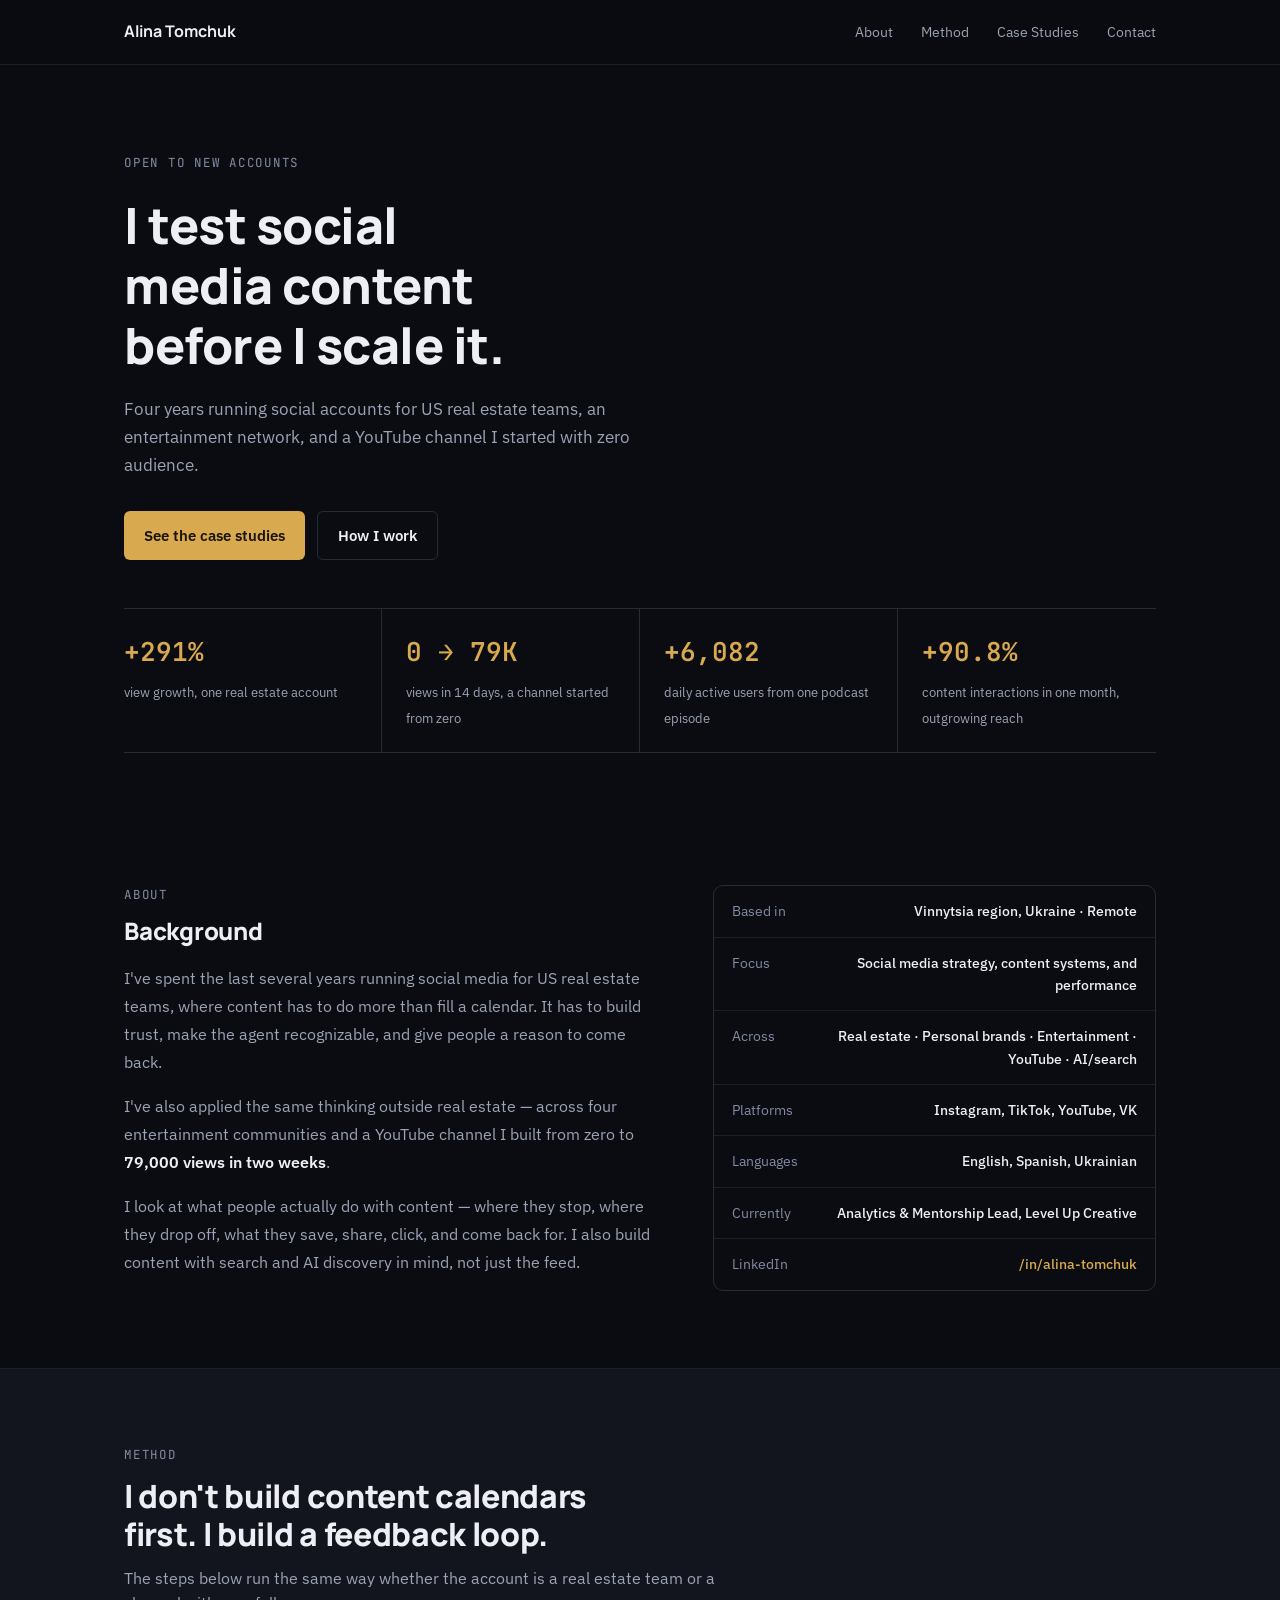
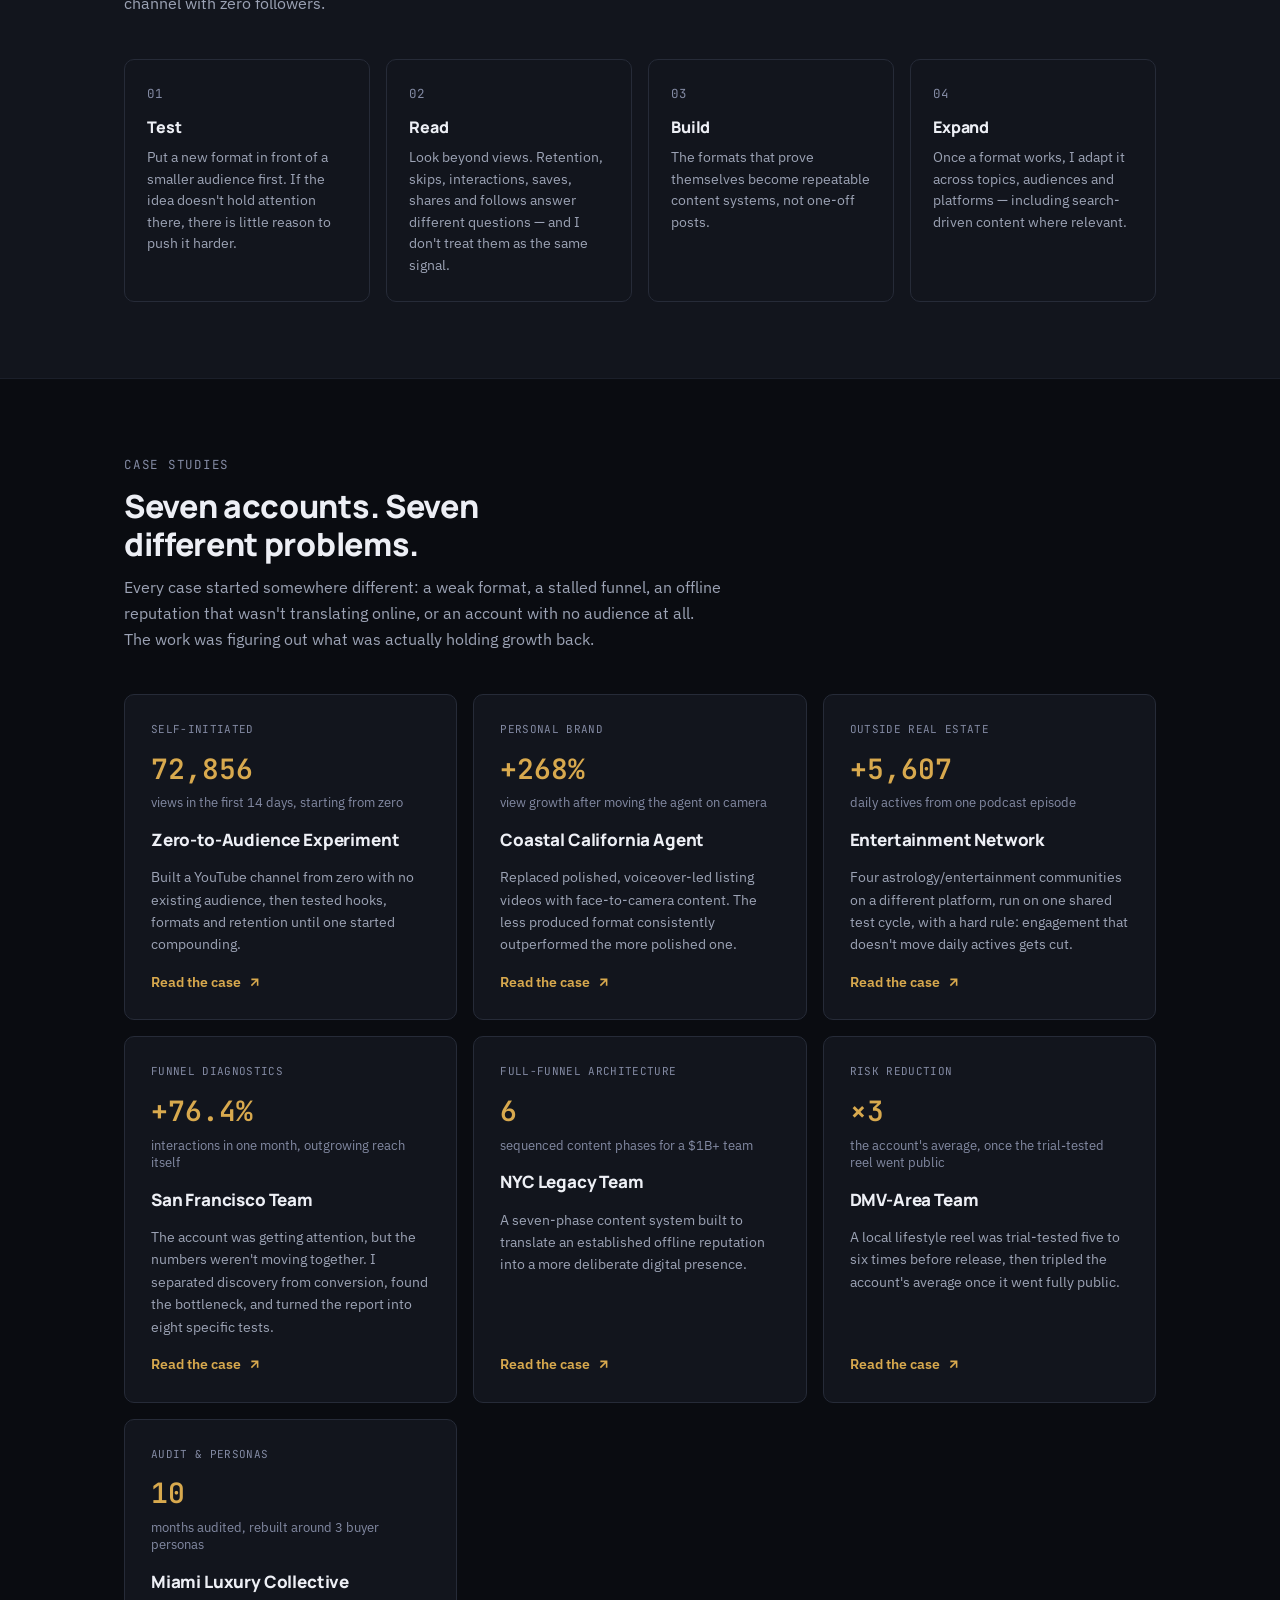
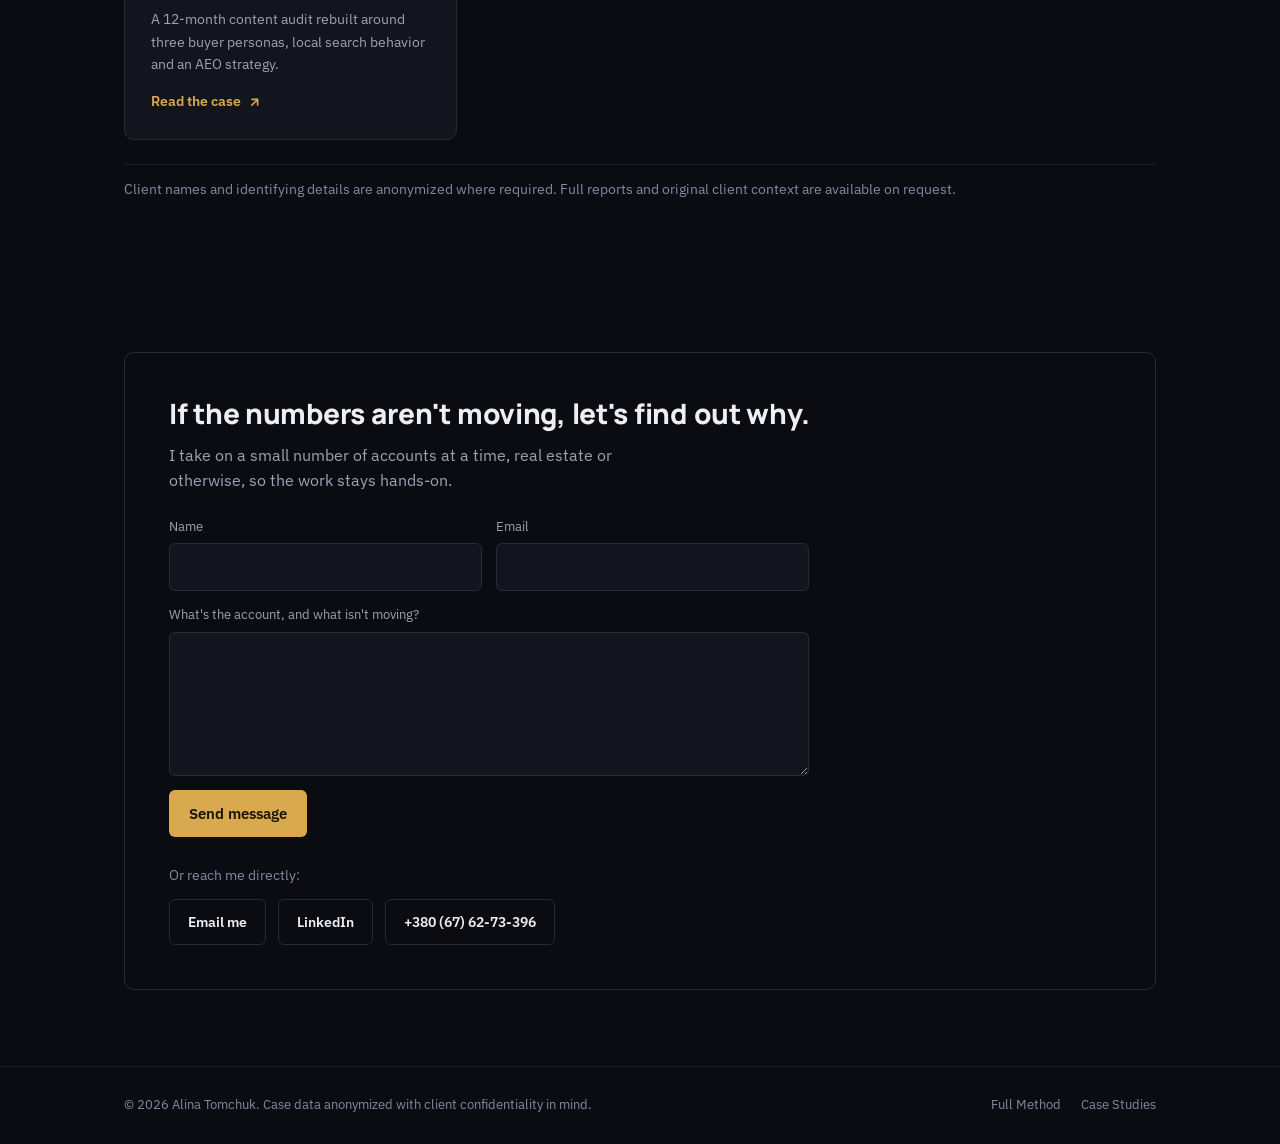
<file: index.html>
<!DOCTYPE html>
<html lang="en">
<head>
<meta charset="UTF-8">
<meta name="viewport" content="width=device-width, initial-scale=1.0">
<title>Alina Tomchuk — Social Media Strategist</title>
<meta name="description" content="Social media strategist running tested content systems for US real estate teams, an entertainment network, and a YouTube channel started from zero.">
<!-- Link preview (LinkedIn, Telegram, X…). Once deployed, make og:image an absolute URL: https://your-domain/assets/img/og-card.png -->
<meta property="og:title" content="Alina Tomchuk — Social Media Strategist">
<meta property="og:description" content="Social media strategist running tested content systems for US real estate teams, an entertainment network, and a YouTube channel started from zero.">
<meta property="og:type" content="website">
<meta property="og:image" content="assets/img/og-card.png">
<meta property="og:image:width" content="1200">
<meta property="og:image:height" content="630">
<meta property="og:image:alt" content="Alina Tomchuk, social media strategist: I test social media content before I scale it.">
<meta name="twitter:card" content="summary_large_image">

<script type="application/ld+json">
{
  "@context": "https://schema.org",
  "@type": "Person",
  "name": "Alina Tomchuk",
  "jobTitle": "Social Media Strategist",
  "sameAs": ["https://www.linkedin.com/in/alina-tomchuk-102171255"],
  "knowsAbout": ["Social Media Strategy", "Content Marketing", "Answer Engine Optimization", "Audience Research", "Real Estate Marketing"]
}
</script>
<!-- "url" left out on purpose — a placeholder domain in structured data is
     worse than no url at all. Add it back once this is actually deployed:
     "url": "https://your-real-domain.com" -->

<link rel="icon" href="data:image/svg+xml,%3Csvg xmlns='http://www.w3.org/2000/svg' viewBox='0 0 100 100'%3E%3Crect width='100' height='100' rx='20' fill='%230A0C11'/%3E%3Ctext x='50' y='68' font-size='58' font-family='Georgia,serif' font-weight='700' fill='%23D8A94E' text-anchor='middle'%3EA%3C/text%3E%3C/svg%3E">
<link rel="preconnect" href="https://fonts.googleapis.com">
<link rel="preconnect" href="https://fonts.gstatic.com" crossorigin>
<link rel="stylesheet" href="assets/css/style.css">
</head>
<body>

<header class="site-header">
  <div class="wrap">
    <a href="index.html" class="brand">Alina Tomchuk</a>
    <nav class="nav-links" id="navLinks" hidden>
      <a href="#about">About</a>
      <a href="#method">Method</a>
      <a href="#cases">Case Studies</a>
      <a href="#contact">Contact</a>
    </nav>
    <button class="nav-toggle-mobile" id="navToggle" aria-label="Menu" aria-expanded="false" aria-controls="navLinks">☰</button>
  </div>
</header>

<!-- HERO -->
<section class="hero">
  <div class="wrap">
    <span class="eyebrow">Open to new accounts</span>

    <!-- TODO: add a headshot here if you have one; the layout doesn't need it. -->

    <h1>I test social media content before I scale it.</h1>

    <p class="hero-sub">
      Four years running social accounts for US real estate teams, an entertainment
      network, and a YouTube channel I started with zero audience.
    </p>

    <div class="hero-actions">
      <a href="#cases" class="btn btn-primary">See the case studies</a>
      <a href="#method" class="btn btn-ghost">How I work</a>
    </div>

    <div class="proof-strip reveal">
      <div class="proof-cell">
        <span class="proof-num" data-countup>+291%</span>
        <span class="proof-label">view growth, one real estate account</span>
      </div>
      <div class="proof-cell">
        <span class="proof-num" data-countup>0 → 79K</span>
        <span class="proof-label">views in 14 days, a channel started from zero</span>
      </div>
      <div class="proof-cell">
        <span class="proof-num" data-countup>+6,082</span>
        <span class="proof-label">daily active users from one podcast episode</span>
      </div>
      <div class="proof-cell">
        <span class="proof-num" data-countup>+90.8%</span>
        <span class="proof-label">content interactions in one month, outgrowing reach</span>
      </div>
    </div>
  </div>
</section>

<!-- ABOUT -->
<section id="about">
  <div class="wrap">
    <div class="about-grid">
      <div class="reveal">
        <span class="section-kicker">About</span>
        <h2 style="margin-bottom:18px;">Background</h2>
        <div class="about-copy">
          <p>
            I've spent the last several years running social media for US real
            estate teams, where content has to do more than fill a calendar. It
            has to build trust, make the agent recognizable, and give people a
            reason to come back.
          </p>
          <p>
            I've also applied the same thinking outside real estate — across
            four entertainment communities and a YouTube channel I built from
            zero to <strong>79,000 views in two weeks</strong>.
          </p>
          <p>
            I look at what people actually do with content — where they stop,
            where they drop off, what they save, share, click, and come back
            for. I also build content with search and AI discovery in mind, not
            just the feed.
          </p>
        </div>
      </div>

      <div class="about-facts reveal">
        <div class="about-fact"><span class="k">Based in</span><span class="v">Vinnytsia region, Ukraine · Remote</span></div>
        <div class="about-fact"><span class="k">Focus</span><span class="v">Social media strategy, content systems, and performance</span></div>
        <div class="about-fact"><span class="k">Across</span><span class="v">Real estate · Personal brands · Entertainment · YouTube · AI/search</span></div>
        <div class="about-fact"><span class="k">Platforms</span><span class="v">Instagram, TikTok, YouTube, VK</span></div>
        <div class="about-fact"><span class="k">Languages</span><span class="v">English, Spanish, Ukrainian</span></div>
        <div class="about-fact"><span class="k">Currently</span><span class="v">Analytics &amp; Mentorship Lead, Level Up Creative</span></div>
        <div class="about-fact"><span class="k">LinkedIn</span><span class="v"><a href="https://www.linkedin.com/in/alina-tomchuk-102171255" style="color:var(--accent);" target="_blank" rel="noopener">/in/alina-tomchuk</a></span></div>
      </div>
    </div>
  </div>
</section>

<!-- METHOD PREVIEW -->
<section id="method" style="background:var(--surface); border-top:1px solid var(--border-soft); border-bottom:1px solid var(--border-soft);">
  <div class="wrap">
    <div class="section-head reveal">
      <span class="section-kicker">Method</span>
      <h2>I don't build content calendars first. I build a feedback loop.</h2>
      <p>
        The steps below run the same way whether the account is a real estate
        team or a channel with zero followers.
      </p>
    </div>

    <div class="method-cycle reveal">
      <div class="method-step">
        <span class="num">01</span>
        <h3>Test</h3>
        <p>Put a new format in front of a smaller audience first. If the idea doesn't hold attention there, there is little reason to push it harder.</p>
      </div>
      <div class="method-step">
        <span class="num">02</span>
        <h3>Read</h3>
        <p>Look beyond views. Retention, skips, interactions, saves, shares and follows answer different questions — and I don't treat them as the same signal.</p>
      </div>
      <div class="method-step">
        <span class="num">03</span>
        <h3>Build</h3>
        <p>The formats that prove themselves become repeatable content systems, not one-off posts.</p>
      </div>
      <div class="method-step">
        <span class="num">04</span>
        <h3>Expand</h3>
        <p>Once a format works, I adapt it across topics, audiences and platforms — including search-driven content where relevant.</p>
      </div>
    </div>
  </div>
</section>

<!-- CASE STUDIES -->
<section id="cases">
  <div class="wrap">
    <div class="section-head reveal">
      <span class="section-kicker">Case Studies</span>
      <h2>Seven accounts. Seven different problems.</h2>
      <p>
        Every case started somewhere different: a weak format, a stalled
        funnel, an offline reputation that wasn't translating online, or an
        account with no audience at all. The work was figuring out what was
        actually holding growth back.
      </p>
    </div>

    <!-- Source mapping for these cards is kept in a private local file
         (not in this repo), not in the markup — real client names must
         never sit in HTML comments, since anyone can view-source. -->
    <div class="case-grid">
      <a class="case-card reveal" href="case-studies/zero-to-audience.html">
        <span class="case-tag">Self-initiated</span>
        <div><span class="case-metric" data-countup>79,030</span><div class="case-metric-label">views in the first 14 days, starting from zero</div></div>
        <h3>Zero-to-Audience Experiment</h3>
        <p class="blurb">Built a YouTube channel from zero with no existing audience, then tested hooks, formats and retention until one started compounding.</p>
        <span class="case-link">Read the case <svg width="15" height="15" viewBox="0 0 24 24" fill="none" stroke="currentColor" stroke-width="2.5"><path d="M7 17L17 7M7 7h10v10"/></svg></span>
      </a>

      <a class="case-card reveal" href="case-studies/coastal-agent.html">
        <span class="case-tag">Personal brand</span>
        <div><span class="case-metric" data-countup>+291%</span><div class="case-metric-label">view growth after moving the agent on camera</div></div>
        <h3>Coastal California Agent</h3>
        <p class="blurb">Replaced polished, voiceover-led listing videos with face-to-camera content. The less produced format consistently outperformed the more polished one.</p>
        <span class="case-link">Read the case <svg width="15" height="15" viewBox="0 0 24 24" fill="none" stroke="currentColor" stroke-width="2.5"><path d="M7 17L17 7M7 7h10v10"/></svg></span>
      </a>

      <a class="case-card reveal" href="case-studies/entertainment-network.html">
        <span class="case-tag">Outside real estate</span>
        <div><span class="case-metric" data-countup>+6,082</span><div class="case-metric-label">daily actives from one podcast episode</div></div>
        <h3>Entertainment Network</h3>
        <p class="blurb">Four astrology/entertainment communities on a different platform, run on one shared test cycle, with a hard rule: engagement that doesn't move daily actives gets cut.</p>
        <span class="case-link">Read the case <svg width="15" height="15" viewBox="0 0 24 24" fill="none" stroke="currentColor" stroke-width="2.5"><path d="M7 17L17 7M7 7h10v10"/></svg></span>
      </a>

      <a class="case-card reveal" href="case-studies/sf-team.html">
        <span class="case-tag">Funnel diagnostics</span>
        <div><span class="case-metric" data-countup>+90.8%</span><div class="case-metric-label">interactions in one month, outgrowing reach itself</div></div>
        <h3>San Francisco Team</h3>
        <p class="blurb">The account was getting attention, but the numbers weren't moving together. I separated discovery from conversion, found the bottleneck, and turned the report into eight specific tests.</p>
        <span class="case-link">Read the case <svg width="15" height="15" viewBox="0 0 24 24" fill="none" stroke="currentColor" stroke-width="2.5"><path d="M7 17L17 7M7 7h10v10"/></svg></span>
      </a>

      <a class="case-card reveal" href="case-studies/nyc-legacy-team.html">
        <span class="case-tag">Full-funnel architecture</span>
        <div><span class="case-metric" data-countup>7</span><div class="case-metric-label">sequenced content phases for a $1B+ team</div></div>
        <h3>NYC Legacy Team</h3>
        <p class="blurb">A seven-phase content system built to translate an established offline reputation into a more deliberate digital presence.</p>
        <span class="case-link">Read the case <svg width="15" height="15" viewBox="0 0 24 24" fill="none" stroke="currentColor" stroke-width="2.5"><path d="M7 17L17 7M7 7h10v10"/></svg></span>
      </a>

      <a class="case-card reveal" href="case-studies/dmv-team.html">
        <span class="case-tag">Risk reduction</span>
        <div><span class="case-metric" data-countup>×3</span><div class="case-metric-label">the account's average, once the trial-tested reel went public</div></div>
        <h3>DMV-Area Team</h3>
        <p class="blurb">A local lifestyle reel was trial-tested five to six times before release, then tripled the account's average once it went fully public.</p>
        <span class="case-link">Read the case <svg width="15" height="15" viewBox="0 0 24 24" fill="none" stroke="currentColor" stroke-width="2.5"><path d="M7 17L17 7M7 7h10v10"/></svg></span>
      </a>

      <a class="case-card reveal" href="case-studies/miami-luxury-collective.html">
        <span class="case-tag">Audit &amp; personas</span>
        <div><span class="case-metric" data-countup>12</span><div class="case-metric-label">months audited, rebuilt around 3 buyer personas</div></div>
        <h3>Miami Luxury Collective</h3>
        <p class="blurb">A 12-month content audit rebuilt around three buyer personas, local search behavior and an AEO strategy.</p>
        <span class="case-link">Read the case <svg width="15" height="15" viewBox="0 0 24 24" fill="none" stroke="currentColor" stroke-width="2.5"><path d="M7 17L17 7M7 7h10v10"/></svg></span>
      </a>
    </div>

    <p class="case-note reveal">
      Client names and identifying details are anonymized where required. Full
      reports and original client context are available on request.
    </p>
  </div>
</section>

<!-- CONTACT -->
<section id="contact">
  <div class="wrap">
    <div class="contact-panel reveal">
      <h2>If the numbers aren't moving, let's find out why.</h2>
      <p>I take on a small number of accounts at a time, real estate or otherwise, so the work stays hands-on.</p>

      <!-- Formspree: replace YOUR_FORM_ID with the ID from formspree.io (free plan, 50 messages/month). -->
      <form class="contact-form" id="contactForm" action="https://formspree.io/f/YOUR_FORM_ID" method="POST">
        <div class="cf-row">
          <label class="cf-field"><span>Name</span><input type="text" name="name" autocomplete="name" required></label>
          <label class="cf-field"><span>Email</span><input type="email" name="email" autocomplete="email" required></label>
        </div>
        <label class="cf-field"><span>What's the account, and what isn't moving?</span><textarea name="message" rows="5" required></textarea></label>
        <input type="text" name="_gotcha" class="cf-hp" tabindex="-1" autocomplete="off" aria-hidden="true">
        <div class="cf-actions">
          <button type="submit" class="btn btn-primary">Send message</button>
          <p class="cf-status" id="cfStatus" role="status" aria-live="polite"></p>
        </div>
      </form>

      <p class="cf-or">Or reach me directly:</p>
      <div class="contact-links">
        <a href="mailto:tomchuk00alina@gmail.com">Email me</a>
        <a href="https://www.linkedin.com/in/alina-tomchuk-102171255" target="_blank" rel="noopener">LinkedIn</a>
        <a href="tel:+380676273396">+380 (67) 62-73-396</a>
      </div>
    </div>
  </div>
</section>

<footer class="site-footer">
  <div class="wrap">
    <p>&copy; <span id="year"></span> Alina Tomchuk. Case data anonymized with client confidentiality in mind.</p>
    <div class="footer-links">
      <a href="method.html">Full Method</a>
      <a href="#cases">Case Studies</a>
    </div>
  </div>
</footer>

<script src="assets/js/script.js"></script>
<script src="assets/js/charts.js"></script>
</body>
</html>
</file>
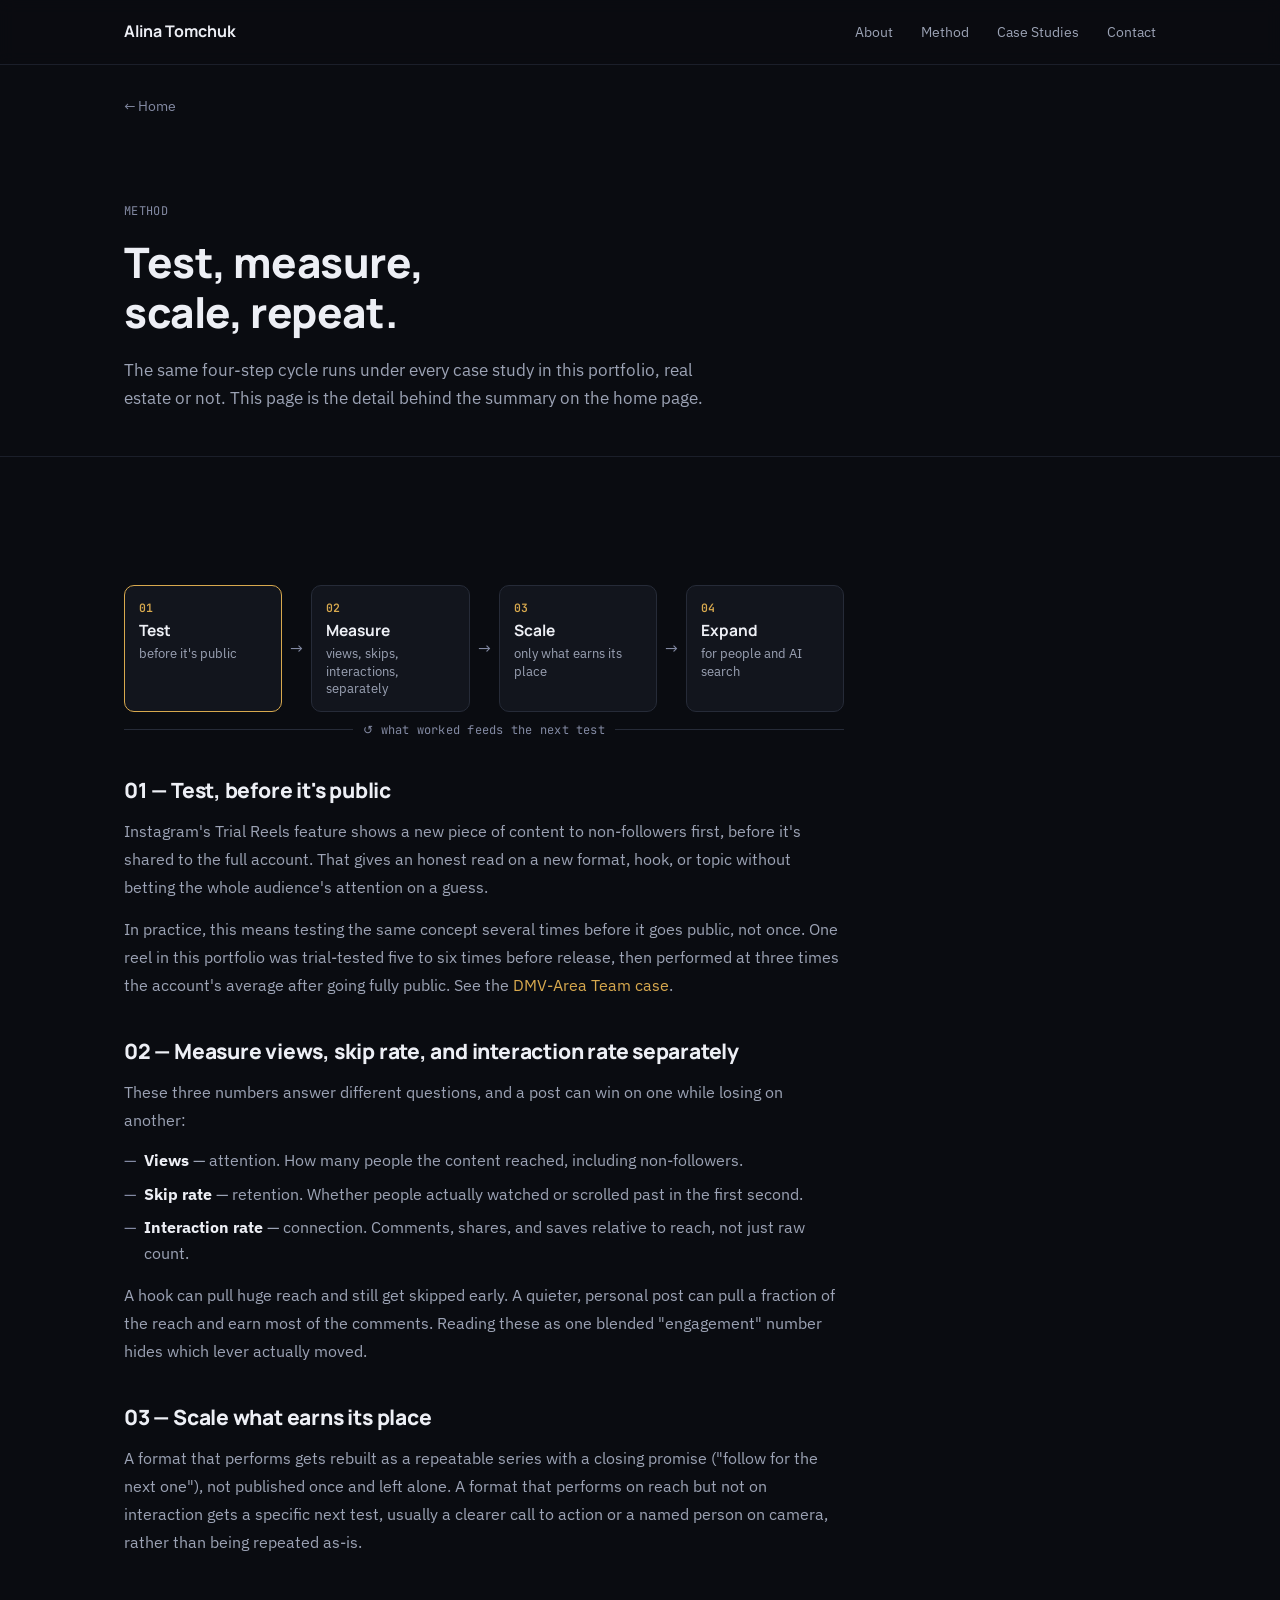
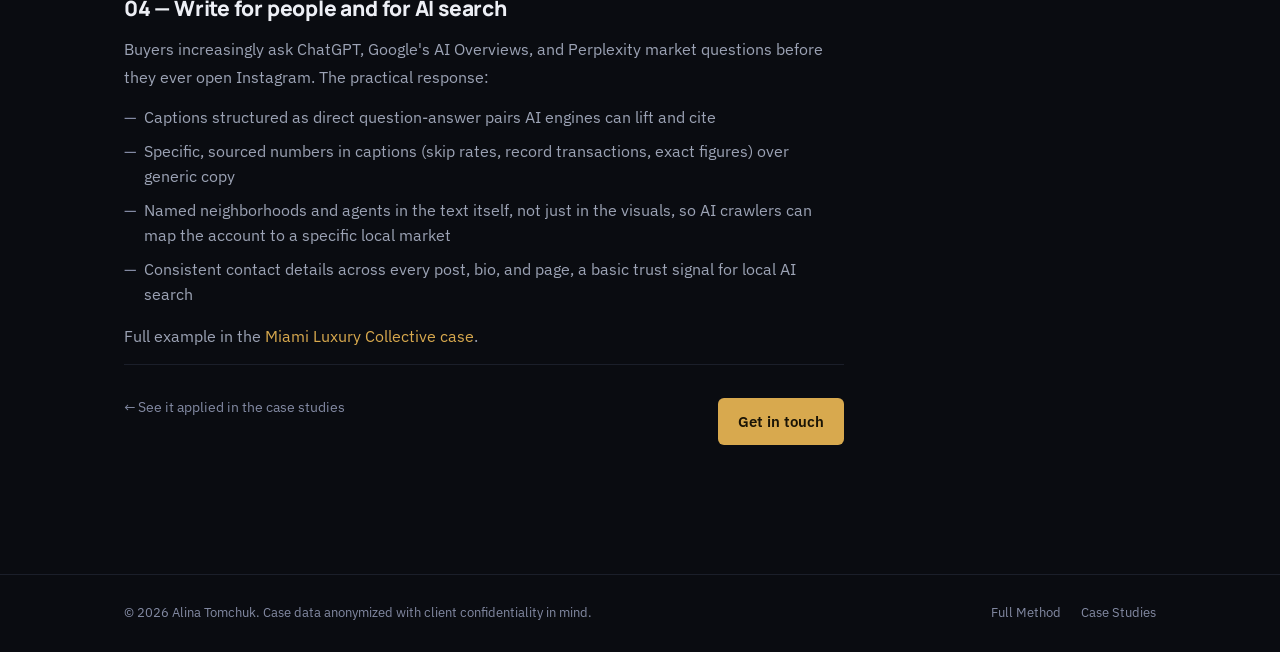
<file: method.html>
<!DOCTYPE html>
<html lang="en">
<head>
<meta charset="UTF-8">
<meta name="viewport" content="width=device-width, initial-scale=1.0">
<title>Method — Alina Tomchuk</title>
<meta name="description" content="Trial Reels, funnel diagnostics, and an AEO playbook: the test-and-scale method used across every account in this portfolio.">
<!-- Link preview (LinkedIn, Telegram, X…). Once deployed, make og:image an absolute URL: https://your-domain/assets/img/og-card.png -->
<meta property="og:title" content="Method — Alina Tomchuk">
<meta property="og:description" content="Trial Reels, funnel diagnostics, and an AEO playbook: the test-and-scale method used across every account in this portfolio.">
<meta property="og:type" content="article">
<meta property="og:image" content="assets/img/og-card.png">
<meta property="og:image:width" content="1200">
<meta property="og:image:height" content="630">
<meta property="og:image:alt" content="Alina Tomchuk, social media strategist: I test social media content before I scale it.">
<meta name="twitter:card" content="summary_large_image">
<link rel="icon" href="data:image/svg+xml,%3Csvg xmlns='http://www.w3.org/2000/svg' viewBox='0 0 100 100'%3E%3Crect width='100' height='100' rx='20' fill='%230A0C11'/%3E%3Ctext x='50' y='68' font-size='58' font-family='Georgia,serif' font-weight='700' fill='%23D8A94E' text-anchor='middle'%3EA%3C/text%3E%3C/svg%3E">
<link rel="preconnect" href="https://fonts.googleapis.com">
<link rel="preconnect" href="https://fonts.gstatic.com" crossorigin>
<link rel="stylesheet" href="assets/css/style.css">
</head>
<body>

<header class="site-header">
  <div class="wrap">
    <a href="index.html" class="brand">Alina Tomchuk</a>
    <nav class="nav-links" id="navLinks" hidden>
      <a href="index.html#about">About</a>
      <a href="index.html#method">Method</a>
      <a href="index.html#cases">Case Studies</a>
      <a href="index.html#contact">Contact</a>
    </nav>
    <button class="nav-toggle-mobile" id="navToggle" aria-label="Menu" aria-expanded="false" aria-controls="navLinks">☰</button>
  </div>
</header>

<div class="wrap" style="padding-top:28px;">
  <a href="index.html" class="breadcrumb">&larr; Home</a>
</div>

<section class="case-hero">
  <div class="wrap">
    <span class="case-tag">Method</span>
    <h1>Test, measure, scale, repeat.</h1>
    <p class="hero-sub" style="margin-bottom:0;">
      The same four-step cycle runs under every case study in this portfolio,
      real estate or not. This page is the detail behind the summary on the
      home page.
    </p>
  </div>
</section>

<section>
  <div class="wrap">
    <div class="case-body">

      <div class="loop-flow reveal" role="img" aria-label="The cycle: 1 Test, 2 Measure, 3 Scale, 4 Expand, then repeat">
        <div class="lf-step"><span class="lf-num">01</span><b>Test</b><span class="lf-sub">before it's public</span></div>
        <span class="lf-arrow" aria-hidden="true">→</span>
        <div class="lf-step"><span class="lf-num">02</span><b>Measure</b><span class="lf-sub">views, skips, interactions, separately</span></div>
        <span class="lf-arrow" aria-hidden="true">→</span>
        <div class="lf-step"><span class="lf-num">03</span><b>Scale</b><span class="lf-sub">only what earns its place</span></div>
        <span class="lf-arrow" aria-hidden="true">→</span>
        <div class="lf-step"><span class="lf-num">04</span><b>Expand</b><span class="lf-sub">for people and AI search</span></div>
      </div>
      <p class="lf-return" aria-hidden="true">↺ what worked feeds the next test</p>

      <h2>01 — Test, before it's public</h2>
      <p>
        Instagram's Trial Reels feature shows a new piece of content to
        non-followers first, before it's shared to the full account. That
        gives an honest read on a new format, hook, or topic without betting
        the whole audience's attention on a guess.
      </p>
      <p>
        In practice, this means testing the same concept several times before
        it goes public, not once. One reel in this portfolio was trial-tested
        five to six times before release, then performed at three times the
        account's average after going fully public. See the
        <a href="case-studies/dmv-team.html" style="color:var(--accent);">DMV-Area Team case</a>.
      </p>

      <h2>02 — Measure views, skip rate, and interaction rate separately</h2>
      <p>
        These three numbers answer different questions, and a post can win on
        one while losing on another:
      </p>
      <ul>
        <li><strong style="color:var(--text);">Views</strong> — attention. How many people the content reached, including non-followers.</li>
        <li><strong style="color:var(--text);">Skip rate</strong> — retention. Whether people actually watched or scrolled past in the first second.</li>
        <li><strong style="color:var(--text);">Interaction rate</strong> — connection. Comments, shares, and saves relative to reach, not just raw count.</li>
      </ul>
      <p>
        A hook can pull huge reach and still get skipped early. A quieter,
        personal post can pull a fraction of the reach and earn most of the
        comments. Reading these as one blended "engagement" number hides
        which lever actually moved.
      </p>

      <h2>03 — Scale what earns its place</h2>
      <p>
        A format that performs gets rebuilt as a repeatable series with a
        closing promise ("follow for the next one"), not published once and
        left alone. A format that performs on reach but not on interaction
        gets a specific next test, usually a clearer call to action or a
        named person on camera, rather than being repeated as-is.
      </p>

      <h2>04 — Write for people and for AI search</h2>
      <p>
        Buyers increasingly ask ChatGPT, Google's AI Overviews, and
        Perplexity market questions before they ever open Instagram. The
        practical response:
      </p>
      <ul>
        <li>Captions structured as direct question-answer pairs AI engines can lift and cite</li>
        <li>Specific, sourced numbers in captions (skip rates, record transactions, exact figures) over generic copy</li>
        <li>Named neighborhoods and agents in the text itself, not just in the visuals, so AI crawlers can map the account to a specific local market</li>
        <li>Consistent contact details across every post, bio, and page, a basic trust signal for local AI search</li>
      </ul>
      <p>
        Full example in the <a href="case-studies/miami-luxury-collective.html" style="color:var(--accent);">Miami Luxury Collective case</a>.
      </p>

      <div class="case-footer-cta">
        <a href="index.html#cases" class="breadcrumb">&larr; See it applied in the case studies</a>
        <a href="index.html#contact" class="btn btn-primary">Get in touch</a>
      </div>

    </div>
  </div>
</section>

<footer class="site-footer">
  <div class="wrap">
    <p>&copy; <span id="year"></span> Alina Tomchuk. Case data anonymized with client confidentiality in mind.</p>
    <div class="footer-links">
      <a href="method.html">Full Method</a>
      <a href="index.html#cases">Case Studies</a>
    </div>
  </div>
</footer>

<script src="assets/js/script.js"></script>
</body>
</html>
</file>
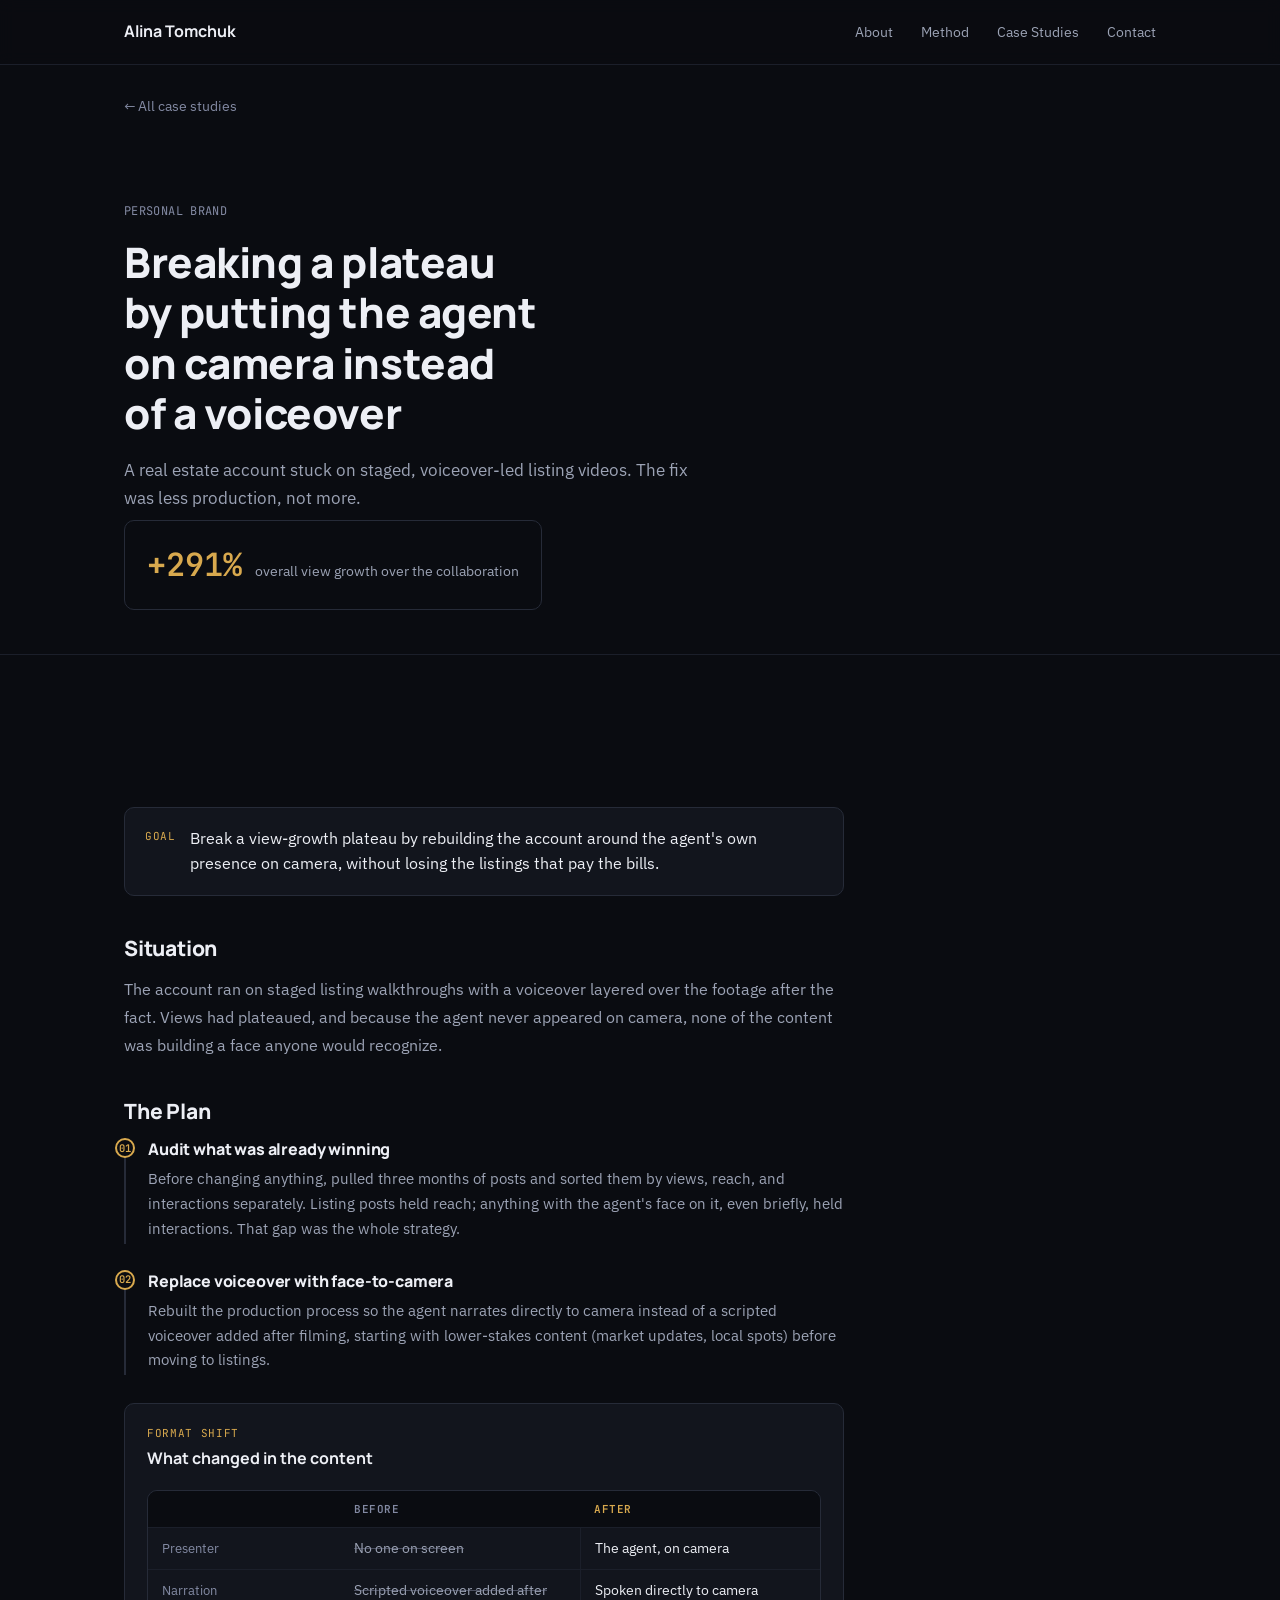
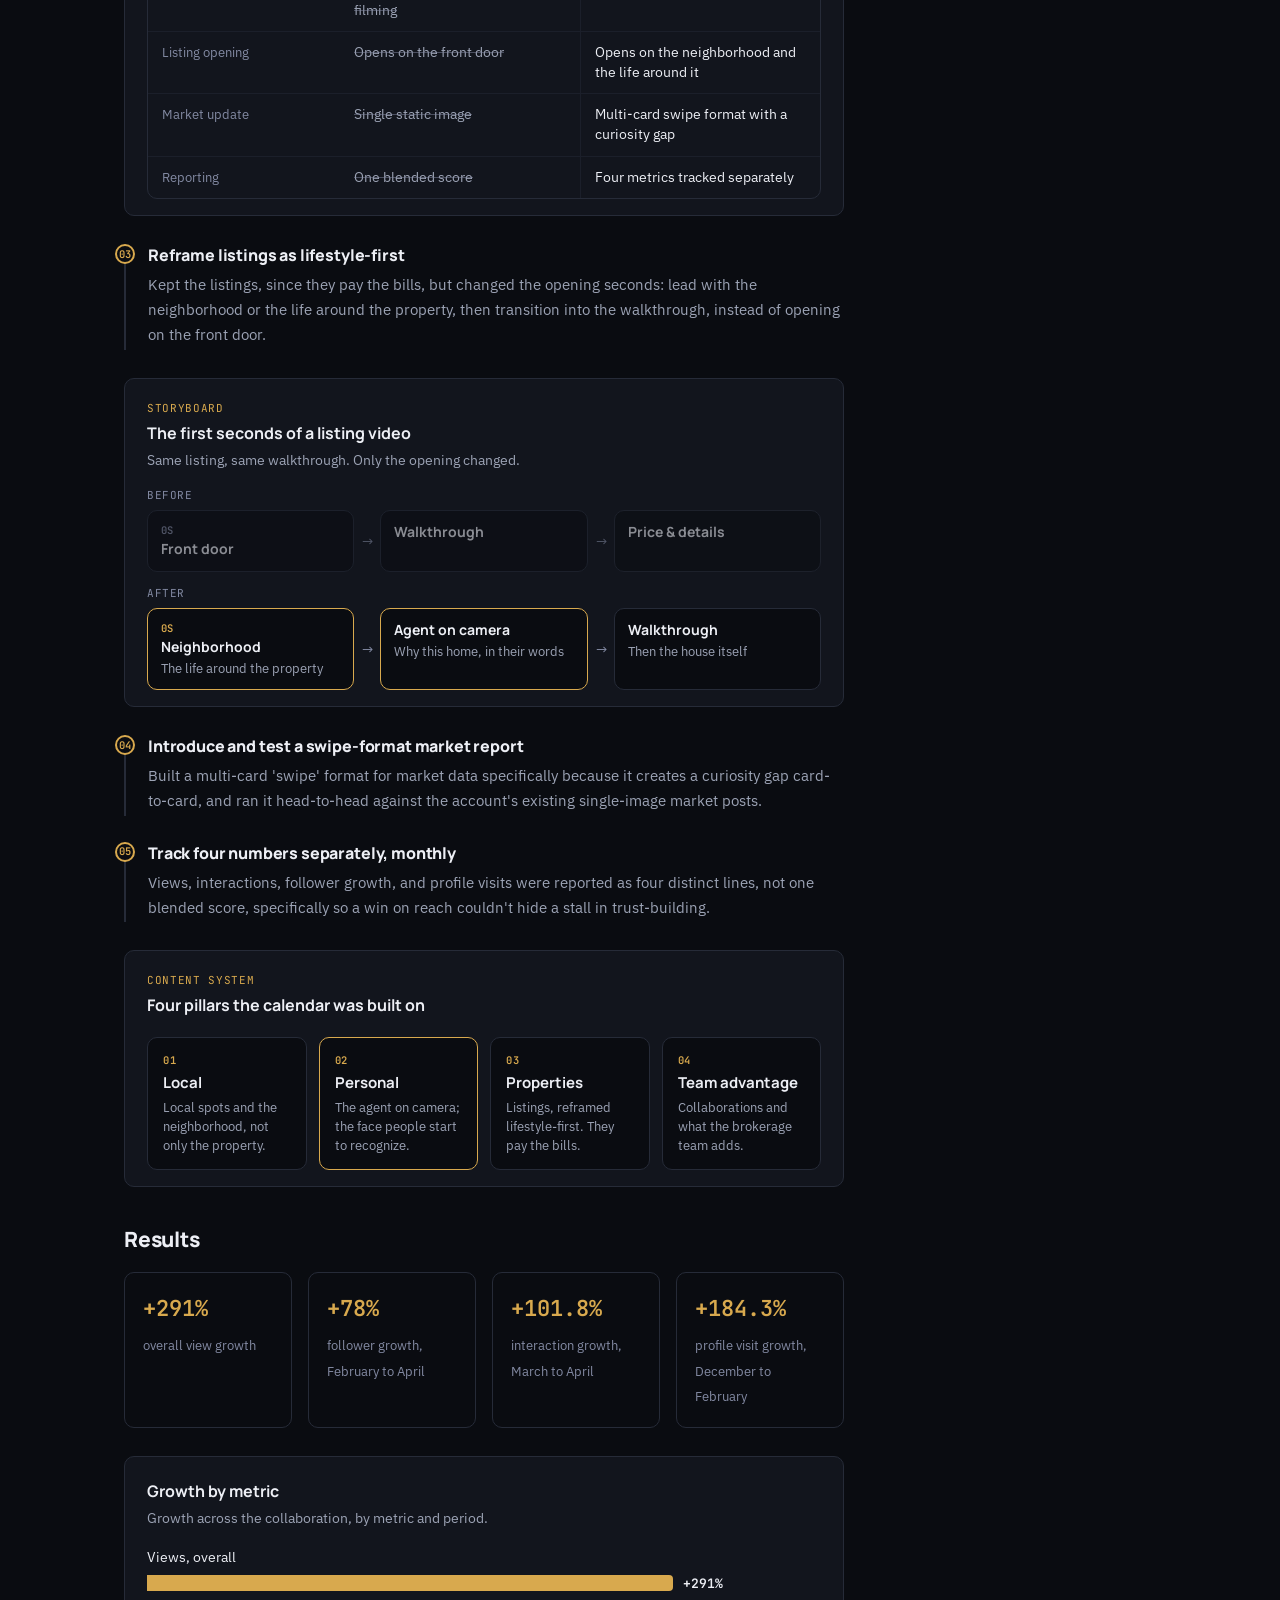
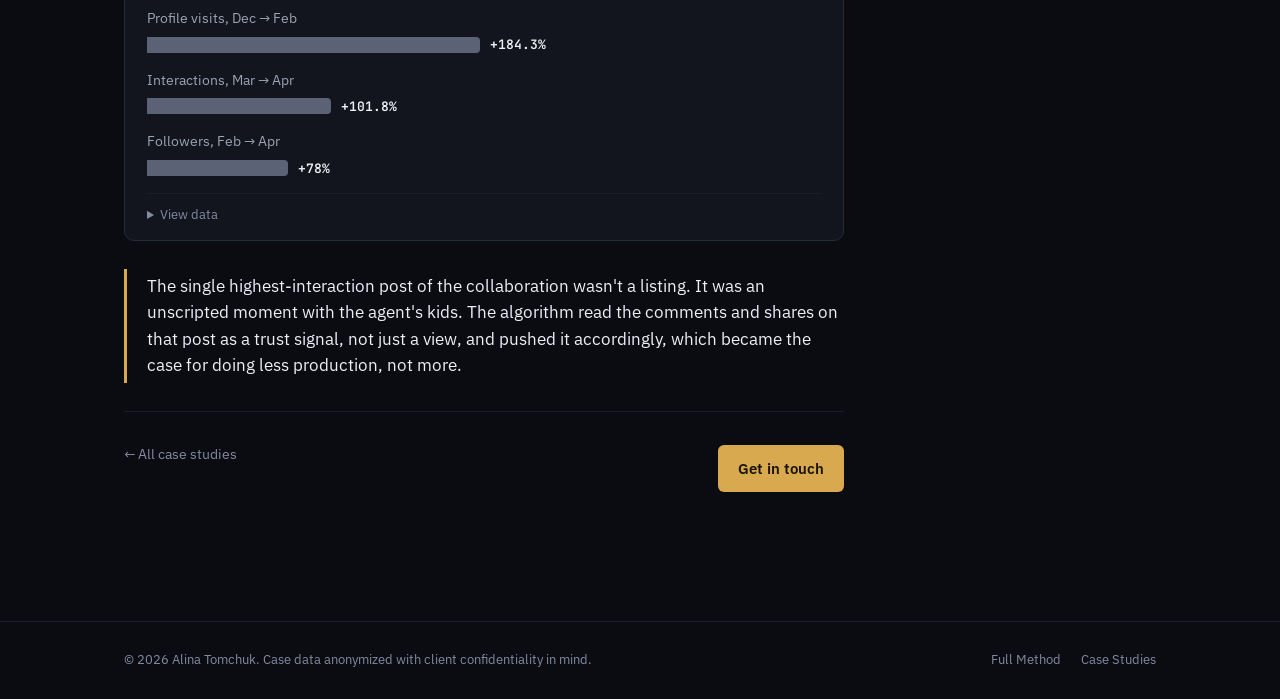
<file: case-studies/coastal-agent.html>
<!DOCTYPE html>
<html lang="en">
<head>
<meta charset="UTF-8">
<meta name="viewport" content="width=device-width, initial-scale=1.0">
<title>Coastal California Agent — Alina Tomchuk</title>
<meta name="description" content="Face-to-camera storytelling replaced staged listing videos and drove 291% view growth for a California real estate agent.">
<!-- Link preview (LinkedIn, Telegram, X…). Once deployed, make og:image an absolute URL: https://your-domain/assets/img/og-card.png -->
<meta property="og:title" content="Coastal California Agent — Alina Tomchuk">
<meta property="og:description" content="Face-to-camera storytelling replaced staged listing videos and drove 291% view growth for a California real estate agent.">
<meta property="og:type" content="article">
<meta property="og:image" content="../assets/img/og-card.png">
<meta property="og:image:width" content="1200">
<meta property="og:image:height" content="630">
<meta property="og:image:alt" content="Alina Tomchuk, social media strategist: I test social media content before I scale it.">
<meta name="twitter:card" content="summary_large_image">
<link rel="icon" href="data:image/svg+xml,%3Csvg xmlns='http://www.w3.org/2000/svg' viewBox='0 0 100 100'%3E%3Crect width='100' height='100' rx='20' fill='%230A0C11'/%3E%3Ctext x='50' y='68' font-size='58' font-family='Georgia,serif' font-weight='700' fill='%23D8A94E' text-anchor='middle'%3EA%3C/text%3E%3C/svg%3E">
<link rel="preconnect" href="https://fonts.googleapis.com">
<link rel="preconnect" href="https://fonts.gstatic.com" crossorigin>
<link rel="stylesheet" href="../assets/css/style.css">
</head>
<body>

<header class="site-header">
  <div class="wrap">
    <a href="../index.html" class="brand">Alina Tomchuk</a>
    <nav class="nav-links" id="navLinks" hidden>
      <a href="../index.html#about">About</a>
      <a href="../index.html#method">Method</a>
      <a href="../index.html#cases">Case Studies</a>
      <a href="../index.html#contact">Contact</a>
    </nav>
    <button class="nav-toggle-mobile" id="navToggle" aria-label="Menu" aria-expanded="false" aria-controls="navLinks">☰</button>
  </div>
</header>

<div class="wrap" style="padding-top:28px;">
  <a href="../index.html#cases" class="breadcrumb">&larr; All case studies</a>
</div>

<section class="case-hero">
  <div class="wrap">
    <span class="case-tag">Personal brand</span>
    <h1>Breaking a plateau by putting the agent on camera instead of a voiceover</h1>
    <p class="hero-sub" style="margin-bottom:0;">A real estate account stuck on staged, voiceover-led listing videos. The fix was less production, not more.</p>
    <div class="headline-stat">
      <span class="num" data-countup>+291%</span>
      <span class="lbl">overall view growth over the collaboration</span>
    </div>
  </div>
</section>

<section>
  <div class="wrap">
    <div class="case-body">

      <div class="goal-box">
        <span class="g-label">Goal</span>
        <p>Break a view-growth plateau by rebuilding the account around the agent's own presence on camera, without losing the listings that pay the bills.</p>
      </div>

      <h2>Situation</h2>
      <p>The account ran on staged listing walkthroughs with a voiceover layered over the footage after the fact. Views had plateaued, and because the agent never appeared on camera, none of the content was building a face anyone would recognize.</p>

      <h2>The Plan</h2>
      <div class="phase">
        <span class="p-num">01</span>
        <h3>Audit what was already winning</h3>
        <p>Before changing anything, pulled three months of posts and sorted them by views, reach, and interactions separately. Listing posts held reach; anything with the agent's face on it, even briefly, held interactions. That gap was the whole strategy.</p>
      </div>
      <div class="phase">
        <span class="p-num">02</span>
        <h3>Replace voiceover with face-to-camera</h3>
        <p>Rebuilt the production process so the agent narrates directly to camera instead of a scripted voiceover added after filming, starting with lower-stakes content (market updates, local spots) before moving to listings.</p>
      </div>
      <figure class="chart scheme reveal">
        <figcaption><span class="scheme-kicker">Format shift</span><span class="chart-title">What changed in the content</span></figcaption>
        <div class="versus">
          <div class="vs-h"></div><div class="vs-h">Before</div><div class="vs-h is-new">After</div>
          <div class="vs-a">Presenter</div><div class="vs-old">No one on screen</div><div class="vs-new">The agent, on camera</div>
          <div class="vs-a">Narration</div><div class="vs-old">Scripted voiceover added after filming</div><div class="vs-new">Spoken directly to camera</div>
          <div class="vs-a">Listing opening</div><div class="vs-old">Opens on the front door</div><div class="vs-new">Opens on the neighborhood and the life around it</div>
          <div class="vs-a">Market update</div><div class="vs-old">Single static image</div><div class="vs-new">Multi-card swipe format with a curiosity gap</div>
          <div class="vs-a">Reporting</div><div class="vs-old">One blended score</div><div class="vs-new">Four metrics tracked separately</div>
        </div>
      </figure>
      <div class="phase">
        <span class="p-num">03</span>
        <h3>Reframe listings as lifestyle-first</h3>
        <p>Kept the listings, since they pay the bills, but changed the opening seconds: lead with the neighborhood or the life around the property, then transition into the walkthrough, instead of opening on the front door.</p>
      </div>
      <figure class="chart scheme reveal">
        <figcaption><span class="scheme-kicker">Storyboard</span><span class="chart-title">The first seconds of a listing video</span><span class="chart-sub">Same listing, same walkthrough. Only the opening changed.</span></figcaption>
        <span class="flow-row-label">Before</span>
        <ol class="flow">
          <li class="flow-node is-muted"><span class="fn-k">0s</span><b>Front door</b></li>
          <li class="flow-node is-muted"><b>Walkthrough</b></li>
          <li class="flow-node is-muted"><b>Price & details</b></li>
        </ol>
        <span class="flow-row-label">After</span>
        <ol class="flow">
          <li class="flow-node is-hl"><span class="fn-k">0s</span><b>Neighborhood</b><span>The life around the property</span></li>
          <li class="flow-node is-hl"><b>Agent on camera</b><span>Why this home, in their words</span></li>
          <li class="flow-node "><b>Walkthrough</b><span>Then the house itself</span></li>
        </ol>
      </figure>
      <div class="phase">
        <span class="p-num">04</span>
        <h3>Introduce and test a swipe-format market report</h3>
        <p>Built a multi-card 'swipe' format for market data specifically because it creates a curiosity gap card-to-card, and ran it head-to-head against the account's existing single-image market posts.</p>
      </div>
      <div class="phase">
        <span class="p-num">05</span>
        <h3>Track four numbers separately, monthly</h3>
        <p>Views, interactions, follower growth, and profile visits were reported as four distinct lines, not one blended score, specifically so a win on reach couldn't hide a stall in trust-building.</p>
      </div>
      <figure class="chart scheme reveal">
        <figcaption><span class="scheme-kicker">Content system</span><span class="chart-title">Four pillars the calendar was built on</span></figcaption>
        <div class="cards" style="--cols:4">
          <div class="card-x "><span class="cx-k">01</span><b>Local</b><p>Local spots and the neighborhood, not only the property.</p></div>
          <div class="card-x is-hl"><span class="cx-k">02</span><b>Personal</b><p>The agent on camera; the face people start to recognize.</p></div>
          <div class="card-x "><span class="cx-k">03</span><b>Properties</b><p>Listings, reframed lifestyle-first. They pay the bills.</p></div>
          <div class="card-x "><span class="cx-k">04</span><b>Team advantage</b><p>Collaborations and what the brokerage team adds.</p></div>
        </div>
      </figure>

      <h2>Results</h2>
      <div class="result-grid">
        <div class="result-cell"><span class="num">+291%</span><span class="lbl">overall view growth</span></div>
        <div class="result-cell"><span class="num">+78%</span><span class="lbl">follower growth, February to April</span></div>
        <div class="result-cell"><span class="num">+101.8%</span><span class="lbl">interaction growth, March to April</span></div>
        <div class="result-cell"><span class="num">+184.3%</span><span class="lbl">profile visit growth, December to February</span></div>
      </div>

      <figure class="chart reveal" data-chart="bars">
        <figcaption><span class="chart-title">Growth by metric</span><span class="chart-sub">Growth across the collaboration, by metric and period.</span></figcaption>
        <script type="application/json">{"rows": [{"label": "Views, overall", "value": 291, "display": "+291%", "highlight": true, "note": "Across the full collaboration"}, {"label": "Profile visits, Dec → Feb", "value": 184.3, "display": "+184.3%"}, {"label": "Interactions, Mar → Apr", "value": 101.8, "display": "+101.8%"}, {"label": "Followers, Feb → Apr", "value": 78, "display": "+78%"}]}</script>
      </figure>

      <div class="takeaway">The single highest-interaction post of the collaboration wasn't a listing. It was an unscripted moment with the agent's kids. The algorithm read the comments and shares on that post as a trust signal, not just a view, and pushed it accordingly, which became the case for doing less production, not more.</div>

      <div class="case-footer-cta">
        <a href="../index.html#cases" class="breadcrumb">&larr; All case studies</a>
        <a href="../index.html#contact" class="btn btn-primary">Get in touch</a>
      </div>
    </div>
  </div>
</section>

<footer class="site-footer">
  <div class="wrap">
    <p>&copy; <span id="year"></span> Alina Tomchuk. Case data anonymized with client confidentiality in mind.</p>
    <div class="footer-links">
      <a href="../method.html">Full Method</a>
      <a href="../index.html#cases">Case Studies</a>
    </div>
  </div>
</footer>

<script src="../assets/js/script.js"></script>
<script src="../assets/js/charts.js"></script>
</body>
</html>
</file>
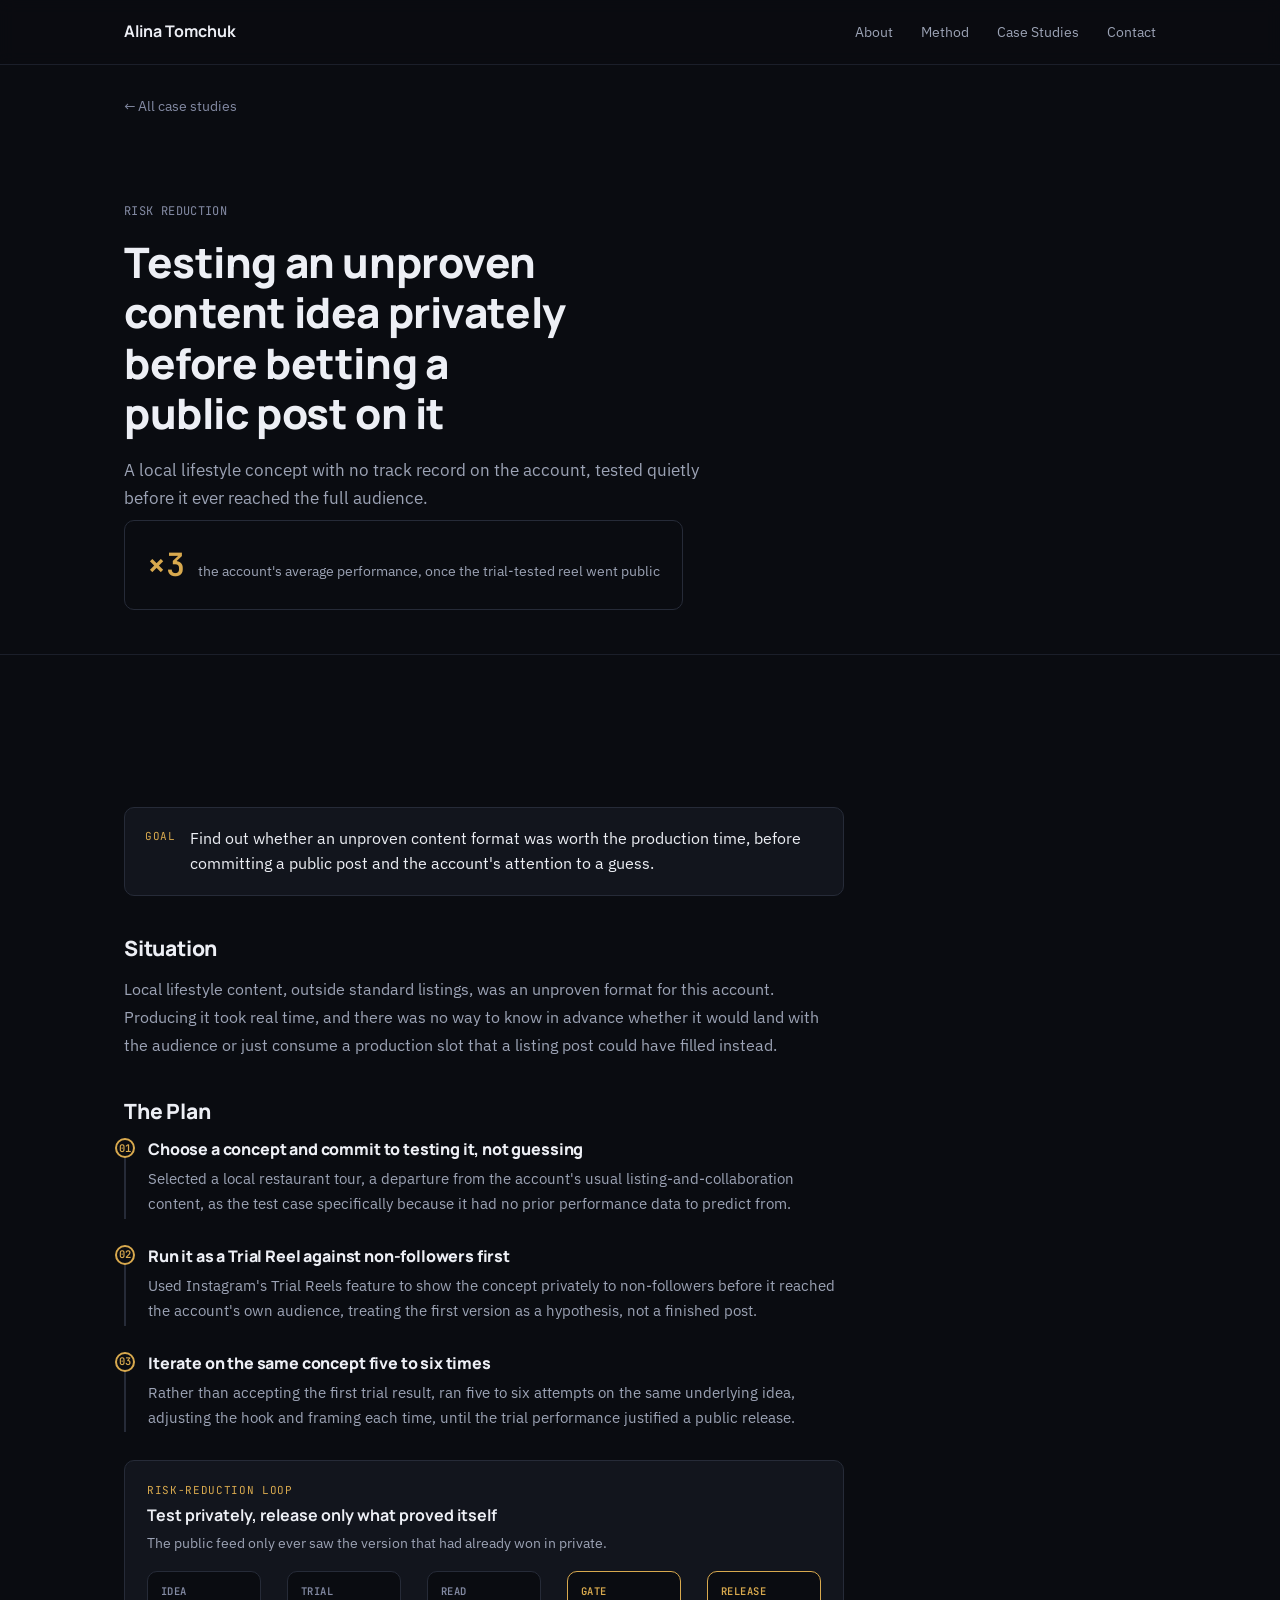
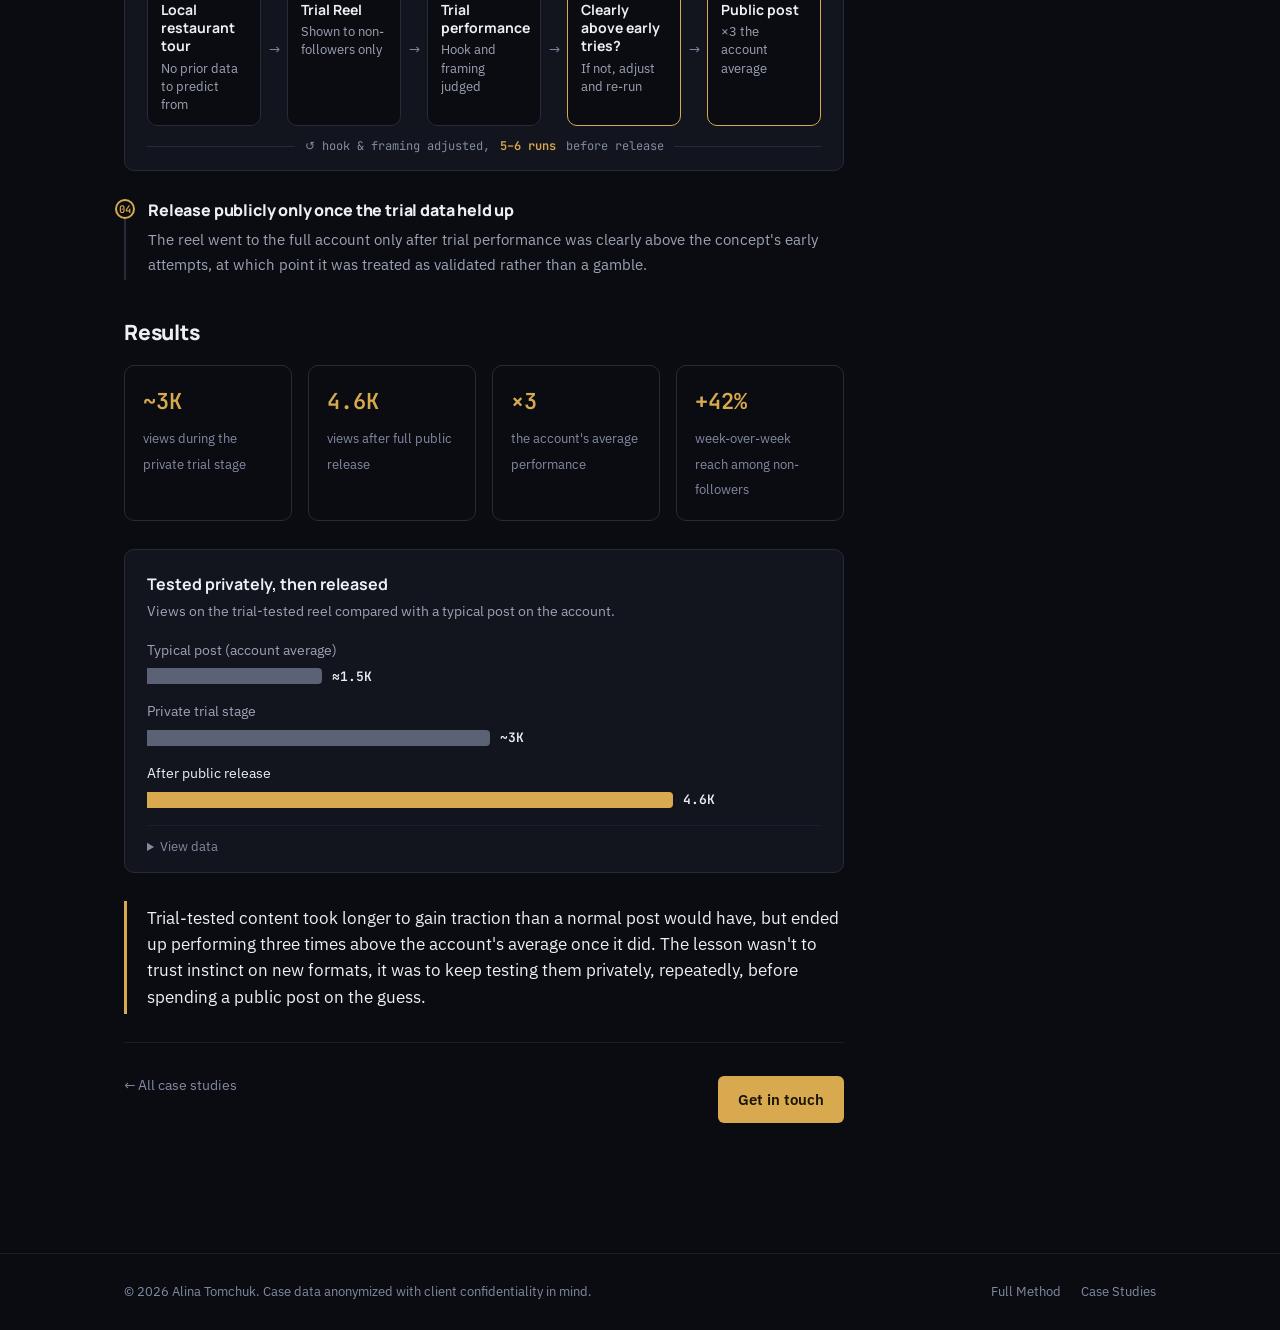
<file: case-studies/dmv-team.html>
<!DOCTYPE html>
<html lang="en">
<head>
<meta charset="UTF-8">
<meta name="viewport" content="width=device-width, initial-scale=1.0">
<title>DMV-Area Team — Alina Tomchuk</title>
<meta name="description" content="A local lifestyle reel was trial-tested five to six times before release, then tripled the account's average performance once it went fully public.">
<!-- Link preview (LinkedIn, Telegram, X…). Once deployed, make og:image an absolute URL: https://your-domain/assets/img/og-card.png -->
<meta property="og:title" content="DMV-Area Team — Alina Tomchuk">
<meta property="og:description" content="A local lifestyle reel was trial-tested five to six times before release, then tripled the account&#x27;s average performance once it went fully public.">
<meta property="og:type" content="article">
<meta property="og:image" content="../assets/img/og-card.png">
<meta property="og:image:width" content="1200">
<meta property="og:image:height" content="630">
<meta property="og:image:alt" content="Alina Tomchuk, social media strategist: I test social media content before I scale it.">
<meta name="twitter:card" content="summary_large_image">
<link rel="icon" href="data:image/svg+xml,%3Csvg xmlns='http://www.w3.org/2000/svg' viewBox='0 0 100 100'%3E%3Crect width='100' height='100' rx='20' fill='%230A0C11'/%3E%3Ctext x='50' y='68' font-size='58' font-family='Georgia,serif' font-weight='700' fill='%23D8A94E' text-anchor='middle'%3EA%3C/text%3E%3C/svg%3E">
<link rel="preconnect" href="https://fonts.googleapis.com">
<link rel="preconnect" href="https://fonts.gstatic.com" crossorigin>
<link rel="stylesheet" href="../assets/css/style.css">
</head>
<body>

<header class="site-header">
  <div class="wrap">
    <a href="../index.html" class="brand">Alina Tomchuk</a>
    <nav class="nav-links" id="navLinks" hidden>
      <a href="../index.html#about">About</a>
      <a href="../index.html#method">Method</a>
      <a href="../index.html#cases">Case Studies</a>
      <a href="../index.html#contact">Contact</a>
    </nav>
    <button class="nav-toggle-mobile" id="navToggle" aria-label="Menu" aria-expanded="false" aria-controls="navLinks">☰</button>
  </div>
</header>

<div class="wrap" style="padding-top:28px;">
  <a href="../index.html#cases" class="breadcrumb">&larr; All case studies</a>
</div>

<section class="case-hero">
  <div class="wrap">
    <span class="case-tag">Risk reduction</span>
    <h1>Testing an unproven content idea privately before betting a public post on it</h1>
    <p class="hero-sub" style="margin-bottom:0;">A local lifestyle concept with no track record on the account, tested quietly before it ever reached the full audience.</p>
    <div class="headline-stat">
      <span class="num" data-countup>×3</span>
      <span class="lbl">the account's average performance, once the trial-tested reel went public</span>
    </div>
  </div>
</section>

<section>
  <div class="wrap">
    <div class="case-body">

      <div class="goal-box">
        <span class="g-label">Goal</span>
        <p>Find out whether an unproven content format was worth the production time, before committing a public post and the account's attention to a guess.</p>
      </div>

      <h2>Situation</h2>
      <p>Local lifestyle content, outside standard listings, was an unproven format for this account. Producing it took real time, and there was no way to know in advance whether it would land with the audience or just consume a production slot that a listing post could have filled instead.</p>

      <h2>The Plan</h2>
      <div class="phase">
        <span class="p-num">01</span>
        <h3>Choose a concept and commit to testing it, not guessing</h3>
        <p>Selected a local restaurant tour, a departure from the account's usual listing-and-collaboration content, as the test case specifically because it had no prior performance data to predict from.</p>
      </div>
      <div class="phase">
        <span class="p-num">02</span>
        <h3>Run it as a Trial Reel against non-followers first</h3>
        <p>Used Instagram's Trial Reels feature to show the concept privately to non-followers before it reached the account's own audience, treating the first version as a hypothesis, not a finished post.</p>
      </div>
      <div class="phase">
        <span class="p-num">03</span>
        <h3>Iterate on the same concept five to six times</h3>
        <p>Rather than accepting the first trial result, ran five to six attempts on the same underlying idea, adjusting the hook and framing each time, until the trial performance justified a public release.</p>
      </div>
      <figure class="chart scheme reveal">
        <figcaption><span class="scheme-kicker">Risk-reduction loop</span><span class="chart-title">Test privately, release only what proved itself</span><span class="chart-sub">The public feed only ever saw the version that had already won in private.</span></figcaption>
        <ol class="flow">
          <li class="flow-node "><span class="fn-k">Idea</span><b>Local restaurant tour</b><span>No prior data to predict from</span></li>
          <li class="flow-node "><span class="fn-k">Trial</span><b>Trial Reel</b><span>Shown to non-followers only</span></li>
          <li class="flow-node "><span class="fn-k">Read</span><b>Trial performance</b><span>Hook and framing judged</span></li>
          <li class="flow-node is-hl"><span class="fn-k">Gate</span><b>Clearly above early tries?</b><span>If not, adjust and re-run</span></li>
          <li class="flow-node is-hl"><span class="fn-k">Release</span><b>Public post</b><span>×3 the account average</span></li>
        </ol>
        <div class="flow-loop">↺ hook &amp; framing adjusted, <b>5–6 runs</b> before release</div>
      </figure>
      <div class="phase">
        <span class="p-num">04</span>
        <h3>Release publicly only once the trial data held up</h3>
        <p>The reel went to the full account only after trial performance was clearly above the concept's early attempts, at which point it was treated as validated rather than a gamble.</p>
      </div>

      <h2>Results</h2>
      <div class="result-grid">
        <div class="result-cell"><span class="num">~3K</span><span class="lbl">views during the private trial stage</span></div>
        <div class="result-cell"><span class="num">4.6K</span><span class="lbl">views after full public release</span></div>
        <div class="result-cell"><span class="num">×3</span><span class="lbl">the account's average performance</span></div>
        <div class="result-cell"><span class="num">+42%</span><span class="lbl">week-over-week reach among non-followers</span></div>
      </div>

      <figure class="chart reveal" data-chart="bars">
        <figcaption><span class="chart-title">Tested privately, then released</span><span class="chart-sub">Views on the trial-tested reel compared with a typical post on the account.</span></figcaption>
        <script type="application/json">{"rows": [{"label": "Typical post (account average)", "value": 1533, "display": "≈1.5K", "note": "Implied by the ×3 result: 4.6K ÷ 3"}, {"label": "Private trial stage", "value": 3000, "display": "~3K", "note": "Across 5–6 trial runs before release"}, {"label": "After public release", "value": 4600, "display": "4.6K", "highlight": true, "note": "×3 the account average; +42% week-over-week non-follower reach"}]}</script>
      </figure>

      <div class="takeaway">Trial-tested content took longer to gain traction than a normal post would have, but ended up performing three times above the account's average once it did. The lesson wasn't to trust instinct on new formats, it was to keep testing them privately, repeatedly, before spending a public post on the guess.</div>

      <div class="case-footer-cta">
        <a href="../index.html#cases" class="breadcrumb">&larr; All case studies</a>
        <a href="../index.html#contact" class="btn btn-primary">Get in touch</a>
      </div>
    </div>
  </div>
</section>

<footer class="site-footer">
  <div class="wrap">
    <p>&copy; <span id="year"></span> Alina Tomchuk. Case data anonymized with client confidentiality in mind.</p>
    <div class="footer-links">
      <a href="../method.html">Full Method</a>
      <a href="../index.html#cases">Case Studies</a>
    </div>
  </div>
</footer>

<script src="../assets/js/script.js"></script>
<script src="../assets/js/charts.js"></script>
</body>
</html>
</file>
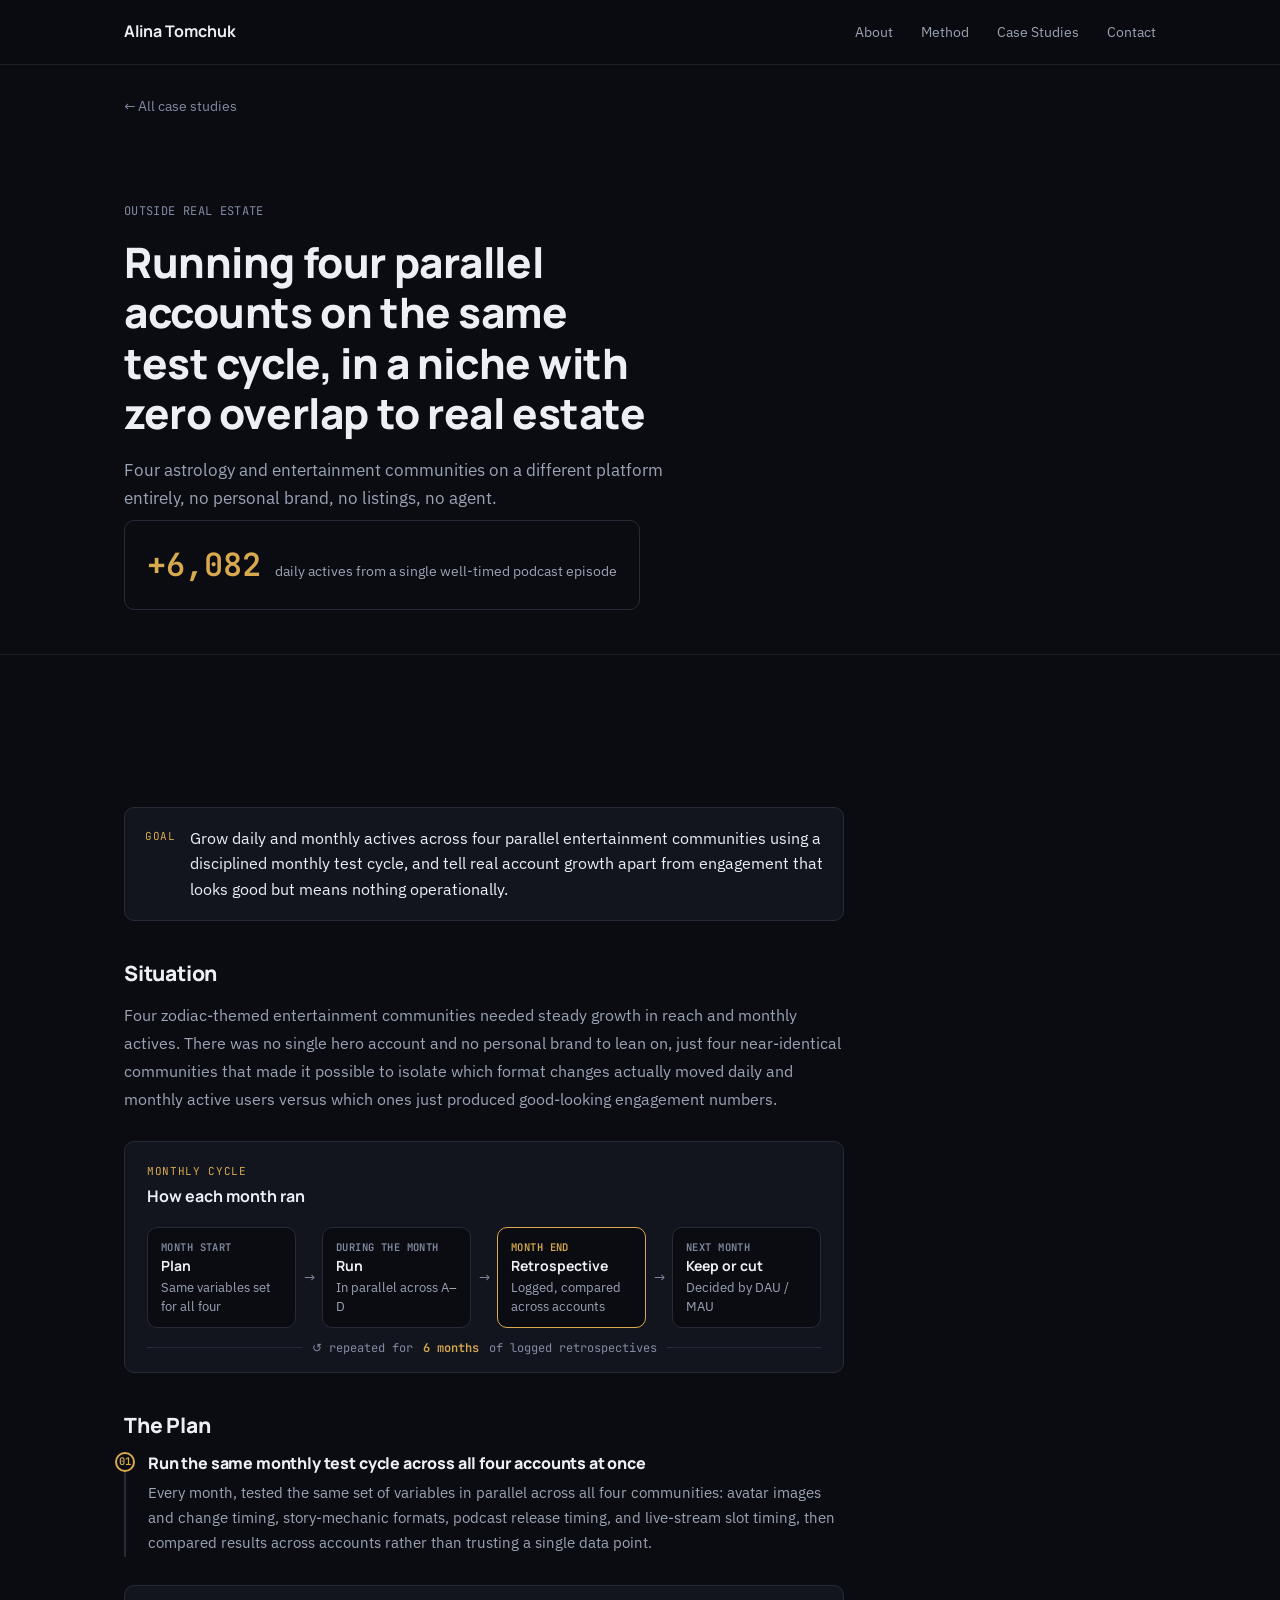
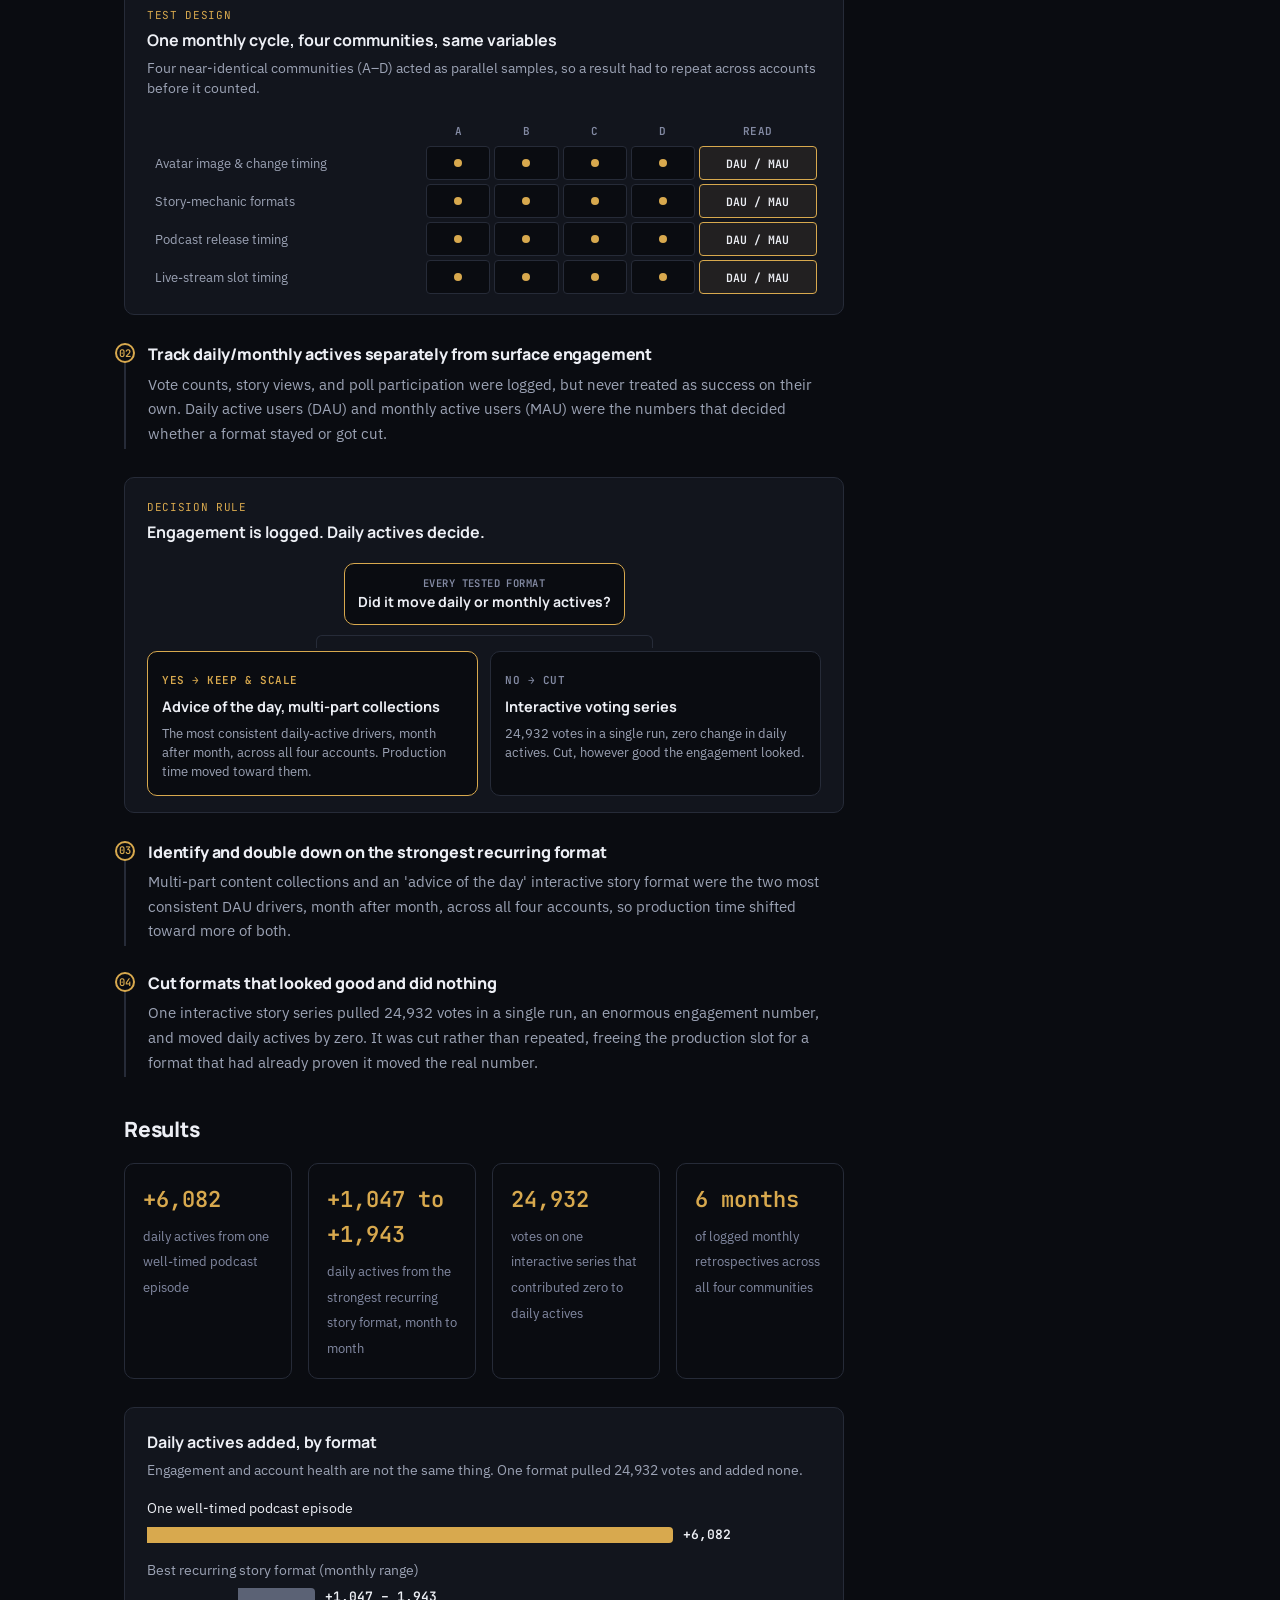
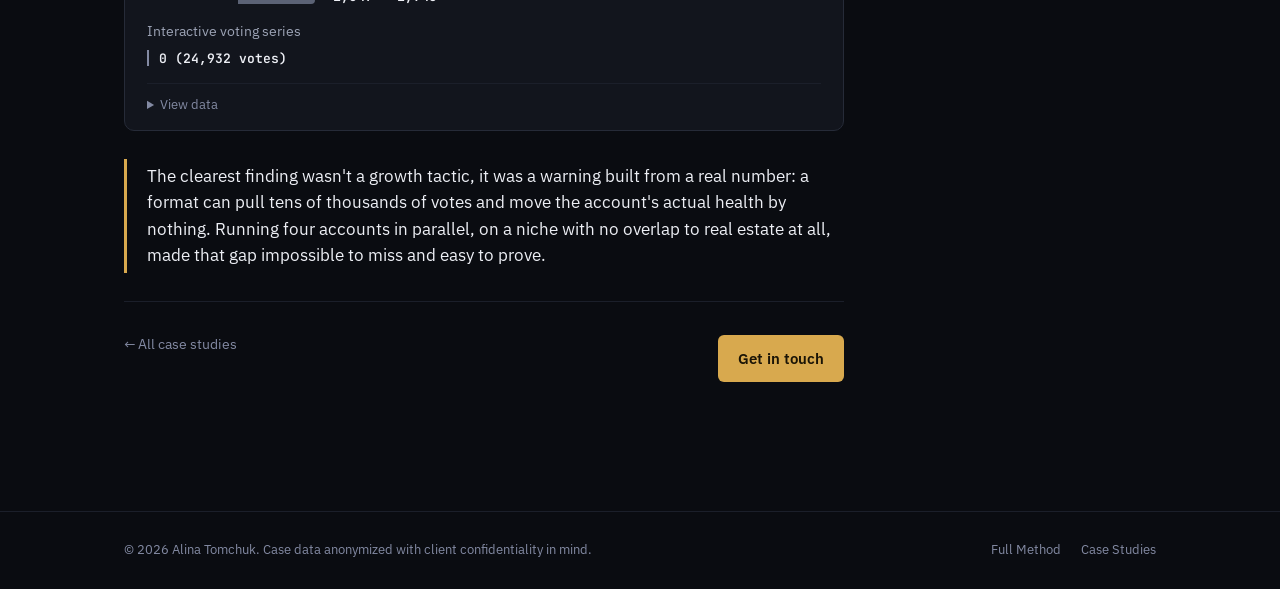
<file: case-studies/entertainment-network.html>
<!DOCTYPE html>
<html lang="en">
<head>
<meta charset="UTF-8">
<meta name="viewport" content="width=device-width, initial-scale=1.0">
<title>Entertainment Network — Alina Tomchuk</title>
<meta name="description" content="Four zodiac-themed entertainment communities, run on the same monthly test cycle, isolating real account growth from vanity engagement.">
<!-- Link preview (LinkedIn, Telegram, X…). Once deployed, make og:image an absolute URL: https://your-domain/assets/img/og-card.png -->
<meta property="og:title" content="Entertainment Network — Alina Tomchuk">
<meta property="og:description" content="Four zodiac-themed entertainment communities, run on the same monthly test cycle, isolating real account growth from vanity engagement.">
<meta property="og:type" content="article">
<meta property="og:image" content="../assets/img/og-card.png">
<meta property="og:image:width" content="1200">
<meta property="og:image:height" content="630">
<meta property="og:image:alt" content="Alina Tomchuk, social media strategist: I test social media content before I scale it.">
<meta name="twitter:card" content="summary_large_image">
<link rel="icon" href="data:image/svg+xml,%3Csvg xmlns='http://www.w3.org/2000/svg' viewBox='0 0 100 100'%3E%3Crect width='100' height='100' rx='20' fill='%230A0C11'/%3E%3Ctext x='50' y='68' font-size='58' font-family='Georgia,serif' font-weight='700' fill='%23D8A94E' text-anchor='middle'%3EA%3C/text%3E%3C/svg%3E">
<link rel="preconnect" href="https://fonts.googleapis.com">
<link rel="preconnect" href="https://fonts.gstatic.com" crossorigin>
<link rel="stylesheet" href="../assets/css/style.css">
</head>
<body>

<header class="site-header">
  <div class="wrap">
    <a href="../index.html" class="brand">Alina Tomchuk</a>
    <nav class="nav-links" id="navLinks" hidden>
      <a href="../index.html#about">About</a>
      <a href="../index.html#method">Method</a>
      <a href="../index.html#cases">Case Studies</a>
      <a href="../index.html#contact">Contact</a>
    </nav>
    <button class="nav-toggle-mobile" id="navToggle" aria-label="Menu" aria-expanded="false" aria-controls="navLinks">☰</button>
  </div>
</header>

<div class="wrap" style="padding-top:28px;">
  <a href="../index.html#cases" class="breadcrumb">&larr; All case studies</a>
</div>

<section class="case-hero">
  <div class="wrap">
    <span class="case-tag">Outside real estate</span>
    <h1>Running four parallel accounts on the same test cycle, in a niche with zero overlap to real estate</h1>
    <p class="hero-sub" style="margin-bottom:0;">Four astrology and entertainment communities on a different platform entirely, no personal brand, no listings, no agent.</p>
    <div class="headline-stat">
      <span class="num" data-countup>+6,082</span>
      <span class="lbl">daily actives from a single well-timed podcast episode</span>
    </div>
  </div>
</section>

<section>
  <div class="wrap">
    <div class="case-body">

      <div class="goal-box">
        <span class="g-label">Goal</span>
        <p>Grow daily and monthly actives across four parallel entertainment communities using a disciplined monthly test cycle, and tell real account growth apart from engagement that looks good but means nothing operationally.</p>
      </div>

      <h2>Situation</h2>
      <p>Four zodiac-themed entertainment communities needed steady growth in reach and monthly actives. There was no single hero account and no personal brand to lean on, just four near-identical communities that made it possible to isolate which format changes actually moved daily and monthly active users versus which ones just produced good-looking engagement numbers.</p>

      <figure class="chart scheme reveal">
        <figcaption><span class="scheme-kicker">Monthly cycle</span><span class="chart-title">How each month ran</span></figcaption>
        <ol class="flow">
          <li class="flow-node "><span class="fn-k">Month start</span><b>Plan</b><span>Same variables set for all four</span></li>
          <li class="flow-node "><span class="fn-k">During the month</span><b>Run</b><span>In parallel across A–D</span></li>
          <li class="flow-node is-hl"><span class="fn-k">Month end</span><b>Retrospective</b><span>Logged, compared across accounts</span></li>
          <li class="flow-node "><span class="fn-k">Next month</span><b>Keep or cut</b><span>Decided by DAU / MAU</span></li>
        </ol>
        <div class="flow-loop">↺ repeated for <b>6 months</b> of logged retrospectives</div>
      </figure>

      <h2>The Plan</h2>
      <div class="phase">
        <span class="p-num">01</span>
        <h3>Run the same monthly test cycle across all four accounts at once</h3>
        <p>Every month, tested the same set of variables in parallel across all four communities: avatar images and change timing, story-mechanic formats, podcast release timing, and live-stream slot timing, then compared results across accounts rather than trusting a single data point.</p>
      </div>
      <figure class="chart scheme reveal">
        <figcaption><span class="scheme-kicker">Test design</span><span class="chart-title">One monthly cycle, four communities, same variables</span><span class="chart-sub">Four near-identical communities (A–D) acted as parallel samples, so a result had to repeat across accounts before it counted.</span></figcaption>
        <div class="matrix-wrap"><table class="matrix">
          <thead><tr><th></th><th>A</th><th>B</th><th>C</th><th>D</th><th>Read</th></tr></thead>
          <tbody>
            <tr><th scope="row">Avatar image & change timing</th><td><i></i></td><td><i></i></td><td><i></i></td><td><i></i></td><td class="m-out">DAU / MAU</td></tr>
            <tr><th scope="row">Story-mechanic formats</th><td><i></i></td><td><i></i></td><td><i></i></td><td><i></i></td><td class="m-out">DAU / MAU</td></tr>
            <tr><th scope="row">Podcast release timing</th><td><i></i></td><td><i></i></td><td><i></i></td><td><i></i></td><td class="m-out">DAU / MAU</td></tr>
            <tr><th scope="row">Live-stream slot timing</th><td><i></i></td><td><i></i></td><td><i></i></td><td><i></i></td><td class="m-out">DAU / MAU</td></tr>
          </tbody>
        </table></div>
      </figure>
      <div class="phase">
        <span class="p-num">02</span>
        <h3>Track daily/monthly actives separately from surface engagement</h3>
        <p>Vote counts, story views, and poll participation were logged, but never treated as success on their own. Daily active users (DAU) and monthly active users (MAU) were the numbers that decided whether a format stayed or got cut.</p>
      </div>
      <figure class="chart scheme reveal">
        <figcaption><span class="scheme-kicker">Decision rule</span><span class="chart-title">Engagement is logged. Daily actives decide.</span></figcaption>
        <div class="decide-q"><div class="flow-node"><span class="fn-k">Every tested format</span><b>Did it move daily or monthly actives?</b></div></div>
        <div class="decide">
          <div class="branch is-yes"><span class="br-k">Yes → keep &amp; scale</span><b>Advice of the day, multi-part collections</b><p>The most consistent daily-active drivers, month after month, across all four accounts. Production time moved toward them.</p></div>
          <div class="branch is-no"><span class="br-k">No → cut</span><b>Interactive voting series</b><p>24,932 votes in a single run, zero change in daily actives. Cut, however good the engagement looked.</p></div>
        </div>
      </figure>
      <div class="phase">
        <span class="p-num">03</span>
        <h3>Identify and double down on the strongest recurring format</h3>
        <p>Multi-part content collections and an 'advice of the day' interactive story format were the two most consistent DAU drivers, month after month, across all four accounts, so production time shifted toward more of both.</p>
      </div>
      <div class="phase">
        <span class="p-num">04</span>
        <h3>Cut formats that looked good and did nothing</h3>
        <p>One interactive story series pulled 24,932 votes in a single run, an enormous engagement number, and moved daily actives by zero. It was cut rather than repeated, freeing the production slot for a format that had already proven it moved the real number.</p>
      </div>

      <h2>Results</h2>
      <div class="result-grid">
        <div class="result-cell"><span class="num">+6,082</span><span class="lbl">daily actives from one well-timed podcast episode</span></div>
        <div class="result-cell"><span class="num">+1,047 to +1,943</span><span class="lbl">daily actives from the strongest recurring story format, month to month</span></div>
        <div class="result-cell"><span class="num">24,932</span><span class="lbl">votes on one interactive series that contributed zero to daily actives</span></div>
        <div class="result-cell"><span class="num">6 months</span><span class="lbl">of logged monthly retrospectives across all four communities</span></div>
      </div>

      <figure class="chart reveal" data-chart="bars">
        <figcaption><span class="chart-title">Daily actives added, by format</span><span class="chart-sub">Engagement and account health are not the same thing. One format pulled 24,932 votes and added none.</span></figcaption>
        <script type="application/json">{"rows": [{"label": "One well-timed podcast episode", "value": 6082, "display": "+6,082", "highlight": true}, {"label": "Best recurring story format (monthly range)", "value": 1943, "lo": 1047, "display": "+1,047 – 1,943", "note": "Low and high month across the retrospectives"}, {"label": "Interactive voting series", "value": 0, "display": "0 (24,932 votes)", "note": "High engagement, no measurable lift in daily actives"}]}</script>
      </figure>

      <div class="takeaway">The clearest finding wasn't a growth tactic, it was a warning built from a real number: a format can pull tens of thousands of votes and move the account's actual health by nothing. Running four accounts in parallel, on a niche with no overlap to real estate at all, made that gap impossible to miss and easy to prove.</div>

      <div class="case-footer-cta">
        <a href="../index.html#cases" class="breadcrumb">&larr; All case studies</a>
        <a href="../index.html#contact" class="btn btn-primary">Get in touch</a>
      </div>
    </div>
  </div>
</section>

<footer class="site-footer">
  <div class="wrap">
    <p>&copy; <span id="year"></span> Alina Tomchuk. Case data anonymized with client confidentiality in mind.</p>
    <div class="footer-links">
      <a href="../method.html">Full Method</a>
      <a href="../index.html#cases">Case Studies</a>
    </div>
  </div>
</footer>

<script src="../assets/js/script.js"></script>
<script src="../assets/js/charts.js"></script>
</body>
</html>
</file>
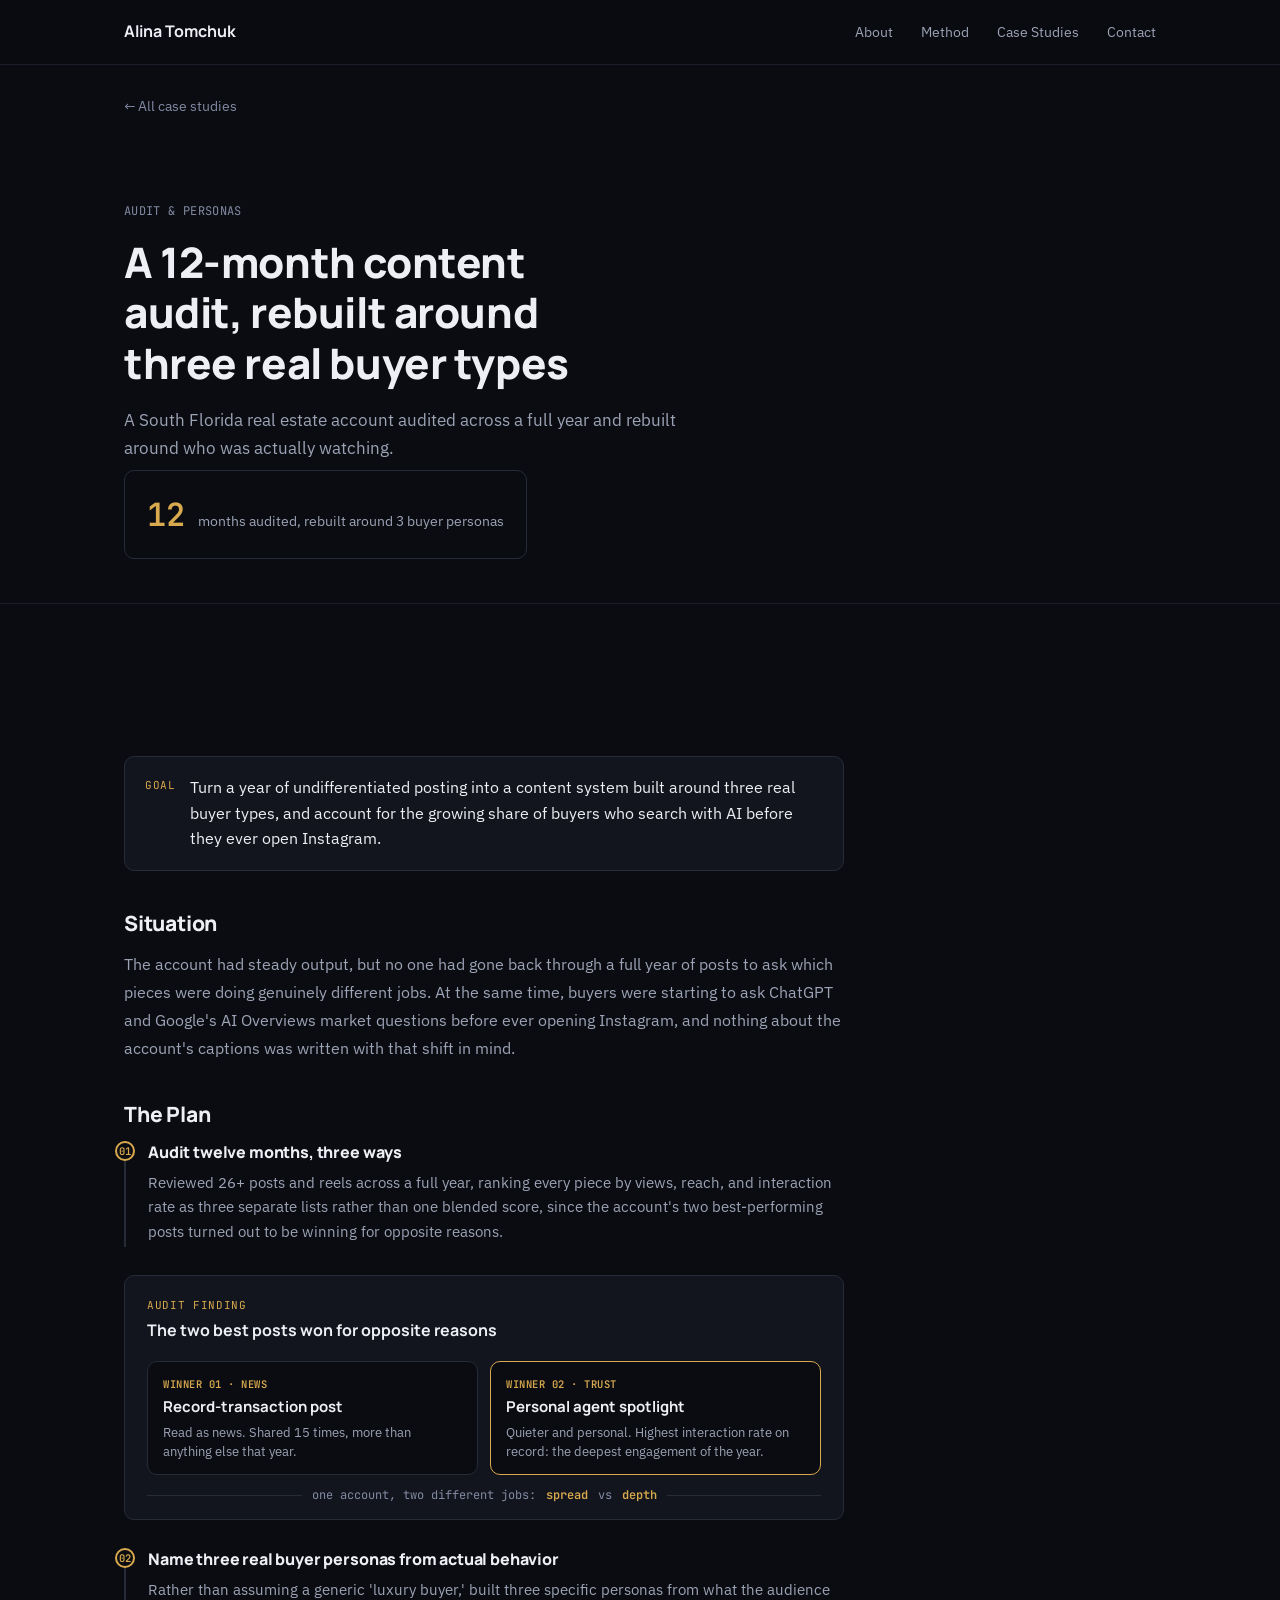
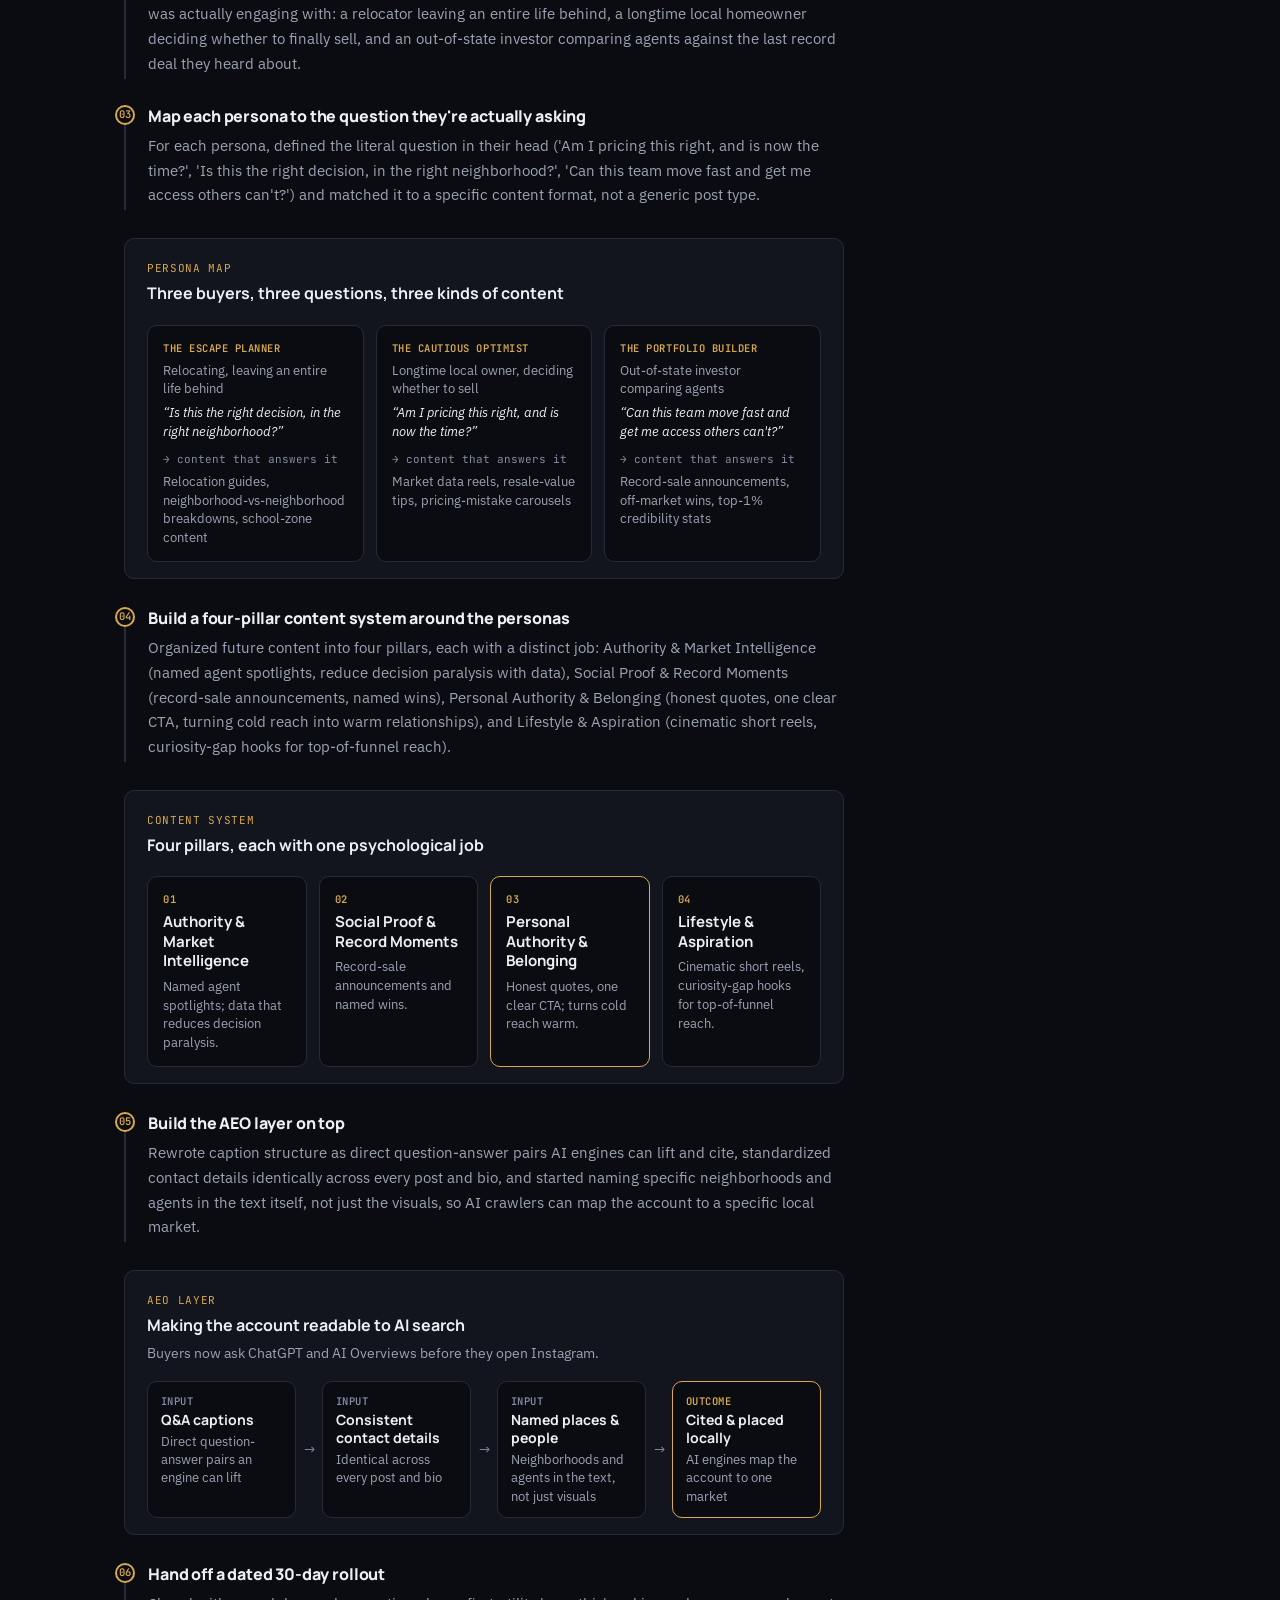
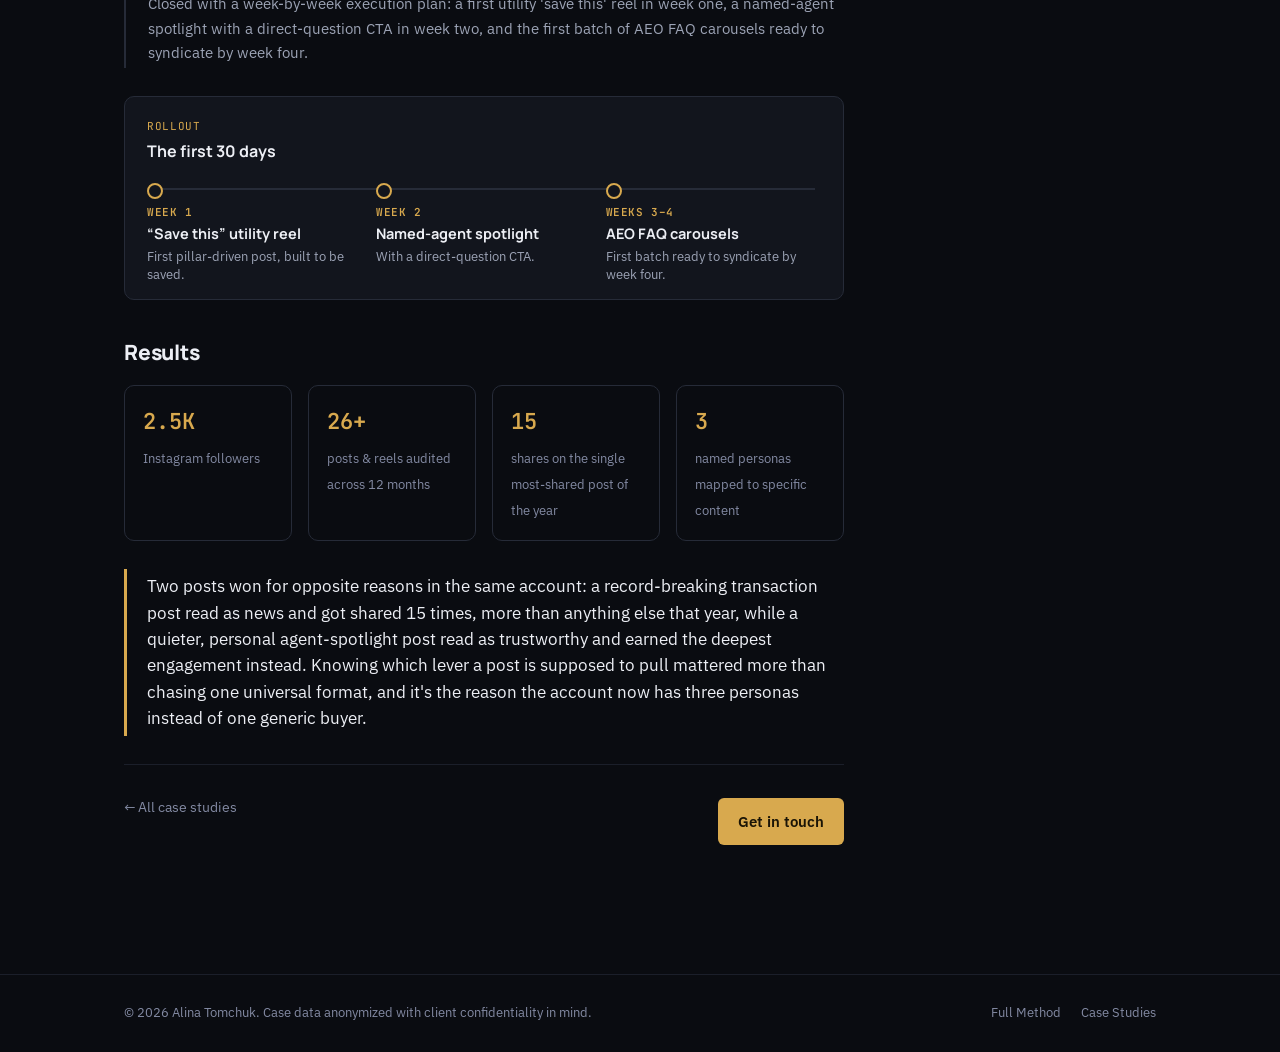
<file: case-studies/miami-luxury-collective.html>
<!DOCTYPE html>
<html lang="en">
<head>
<meta charset="UTF-8">
<meta name="viewport" content="width=device-width, initial-scale=1.0">
<title>Miami Luxury Collective — Alina Tomchuk</title>
<meta name="description" content="A 12-month Instagram audit for a Miami real estate team, rebuilt around three buyer personas and a content system for local search.">
<!-- Link preview (LinkedIn, Telegram, X…). Once deployed, make og:image an absolute URL: https://your-domain/assets/img/og-card.png -->
<meta property="og:title" content="Miami Luxury Collective — Alina Tomchuk">
<meta property="og:description" content="A 12-month Instagram audit for a Miami real estate team, rebuilt around three buyer personas and a content system for local search.">
<meta property="og:type" content="article">
<meta property="og:image" content="../assets/img/og-card.png">
<meta property="og:image:width" content="1200">
<meta property="og:image:height" content="630">
<meta property="og:image:alt" content="Alina Tomchuk, social media strategist: I test social media content before I scale it.">
<meta name="twitter:card" content="summary_large_image">
<link rel="icon" href="data:image/svg+xml,%3Csvg xmlns='http://www.w3.org/2000/svg' viewBox='0 0 100 100'%3E%3Crect width='100' height='100' rx='20' fill='%230A0C11'/%3E%3Ctext x='50' y='68' font-size='58' font-family='Georgia,serif' font-weight='700' fill='%23D8A94E' text-anchor='middle'%3EA%3C/text%3E%3C/svg%3E">
<link rel="preconnect" href="https://fonts.googleapis.com">
<link rel="preconnect" href="https://fonts.gstatic.com" crossorigin>
<link rel="stylesheet" href="../assets/css/style.css">
</head>
<body>

<header class="site-header">
  <div class="wrap">
    <a href="../index.html" class="brand">Alina Tomchuk</a>
    <nav class="nav-links" id="navLinks" hidden>
      <a href="../index.html#about">About</a>
      <a href="../index.html#method">Method</a>
      <a href="../index.html#cases">Case Studies</a>
      <a href="../index.html#contact">Contact</a>
    </nav>
    <button class="nav-toggle-mobile" id="navToggle" aria-label="Menu" aria-expanded="false" aria-controls="navLinks">☰</button>
  </div>
</header>

<div class="wrap" style="padding-top:28px;">
  <a href="../index.html#cases" class="breadcrumb">&larr; All case studies</a>
</div>

<section class="case-hero">
  <div class="wrap">
    <span class="case-tag">Audit &amp; personas</span>
    <h1>A 12-month content audit, rebuilt around three real buyer types</h1>
    <p class="hero-sub" style="margin-bottom:0;">A South Florida real estate account audited across a full year and rebuilt around who was actually watching.</p>
    <div class="headline-stat">
      <span class="num" data-countup>12</span>
      <span class="lbl">months audited, rebuilt around 3 buyer personas</span>
    </div>
  </div>
</section>

<section>
  <div class="wrap">
    <div class="case-body">

      <div class="goal-box">
        <span class="g-label">Goal</span>
        <p>Turn a year of undifferentiated posting into a content system built around three real buyer types, and account for the growing share of buyers who search with AI before they ever open Instagram.</p>
      </div>

      <h2>Situation</h2>
      <p>The account had steady output, but no one had gone back through a full year of posts to ask which pieces were doing genuinely different jobs. At the same time, buyers were starting to ask ChatGPT and Google's AI Overviews market questions before ever opening Instagram, and nothing about the account's captions was written with that shift in mind.</p>

      <h2>The Plan</h2>
      <div class="phase">
        <span class="p-num">01</span>
        <h3>Audit twelve months, three ways</h3>
        <p>Reviewed 26+ posts and reels across a full year, ranking every piece by views, reach, and interaction rate as three separate lists rather than one blended score, since the account's two best-performing posts turned out to be winning for opposite reasons.</p>
      </div>
      <figure class="chart scheme reveal">
        <figcaption><span class="scheme-kicker">Audit finding</span><span class="chart-title">The two best posts won for opposite reasons</span></figcaption>
        <div class="cards" style="--cols:2">
          <div class="card-x "><span class="cx-k">Winner 01 · news</span><b>Record-transaction post</b><p>Read as news. Shared 15 times, more than anything else that year.</p></div>
          <div class="card-x is-hl"><span class="cx-k">Winner 02 · trust</span><b>Personal agent spotlight</b><p>Quieter and personal. Highest interaction rate on record: the deepest engagement of the year.</p></div>
        </div>
        <div class="flow-loop">one account, two different jobs: <b>spread</b> vs <b>depth</b></div>
      </figure>
      <div class="phase">
        <span class="p-num">02</span>
        <h3>Name three real buyer personas from actual behavior</h3>
        <p>Rather than assuming a generic 'luxury buyer,' built three specific personas from what the audience was actually engaging with: a relocator leaving an entire life behind, a longtime local homeowner deciding whether to finally sell, and an out-of-state investor comparing agents against the last record deal they heard about.</p>
      </div>
      <div class="phase">
        <span class="p-num">03</span>
        <h3>Map each persona to the question they're actually asking</h3>
        <p>For each persona, defined the literal question in their head ('Am I pricing this right, and is now the time?', 'Is this the right decision, in the right neighborhood?', 'Can this team move fast and get me access others can't?') and matched it to a specific content format, not a generic post type.</p>
      </div>
      <figure class="chart scheme reveal">
        <figcaption><span class="scheme-kicker">Persona map</span><span class="chart-title">Three buyers, three questions, three kinds of content</span></figcaption>
        <div class="cards" style="--cols:3">
          <div class="card-x "><span class="cx-k">The Escape Planner</span><p>Relocating, leaving an entire life behind</p><q>Is this the right decision, in the right neighborhood?</q><span class="cx-arrow">→ content that answers it</span><p>Relocation guides, neighborhood-vs-neighborhood breakdowns, school-zone content</p></div>
          <div class="card-x "><span class="cx-k">The Cautious Optimist</span><p>Longtime local owner, deciding whether to sell</p><q>Am I pricing this right, and is now the time?</q><span class="cx-arrow">→ content that answers it</span><p>Market data reels, resale-value tips, pricing-mistake carousels</p></div>
          <div class="card-x "><span class="cx-k">The Portfolio Builder</span><p>Out-of-state investor comparing agents</p><q>Can this team move fast and get me access others can't?</q><span class="cx-arrow">→ content that answers it</span><p>Record-sale announcements, off-market wins, top-1% credibility stats</p></div>
        </div>
      </figure>
      <div class="phase">
        <span class="p-num">04</span>
        <h3>Build a four-pillar content system around the personas</h3>
        <p>Organized future content into four pillars, each with a distinct job: Authority & Market Intelligence (named agent spotlights, reduce decision paralysis with data), Social Proof & Record Moments (record-sale announcements, named wins), Personal Authority & Belonging (honest quotes, one clear CTA, turning cold reach into warm relationships), and Lifestyle & Aspiration (cinematic short reels, curiosity-gap hooks for top-of-funnel reach).</p>
      </div>
      <figure class="chart scheme reveal">
        <figcaption><span class="scheme-kicker">Content system</span><span class="chart-title">Four pillars, each with one psychological job</span></figcaption>
        <div class="cards" style="--cols:4">
          <div class="card-x "><span class="cx-k">01</span><b>Authority &amp; Market Intelligence</b><p>Named agent spotlights; data that reduces decision paralysis.</p></div>
          <div class="card-x "><span class="cx-k">02</span><b>Social Proof &amp; Record Moments</b><p>Record-sale announcements and named wins.</p></div>
          <div class="card-x is-hl"><span class="cx-k">03</span><b>Personal Authority &amp; Belonging</b><p>Honest quotes, one clear CTA; turns cold reach warm.</p></div>
          <div class="card-x "><span class="cx-k">04</span><b>Lifestyle &amp; Aspiration</b><p>Cinematic short reels, curiosity-gap hooks for top-of-funnel reach.</p></div>
        </div>
      </figure>
      <div class="phase">
        <span class="p-num">05</span>
        <h3>Build the AEO layer on top</h3>
        <p>Rewrote caption structure as direct question-answer pairs AI engines can lift and cite, standardized contact details identically across every post and bio, and started naming specific neighborhoods and agents in the text itself, not just the visuals, so AI crawlers can map the account to a specific local market.</p>
      </div>
      <figure class="chart scheme reveal">
        <figcaption><span class="scheme-kicker">AEO layer</span><span class="chart-title">Making the account readable to AI search</span><span class="chart-sub">Buyers now ask ChatGPT and AI Overviews before they open Instagram.</span></figcaption>
        <ol class="flow">
          <li class="flow-node "><span class="fn-k">Input</span><b>Q&amp;A captions</b><span>Direct question-answer pairs an engine can lift</span></li>
          <li class="flow-node "><span class="fn-k">Input</span><b>Consistent contact details</b><span>Identical across every post and bio</span></li>
          <li class="flow-node "><span class="fn-k">Input</span><b>Named places &amp; people</b><span>Neighborhoods and agents in the text, not just visuals</span></li>
          <li class="flow-node is-hl"><span class="fn-k">Outcome</span><b>Cited &amp; placed locally</b><span>AI engines map the account to one market</span></li>
        </ol>
      </figure>
      <div class="phase">
        <span class="p-num">06</span>
        <h3>Hand off a dated 30-day rollout</h3>
        <p>Closed with a week-by-week execution plan: a first utility 'save this' reel in week one, a named-agent spotlight with a direct-question CTA in week two, and the first batch of AEO FAQ carousels ready to syndicate by week four.</p>
      </div>
      <figure class="chart scheme reveal">
        <figcaption><span class="scheme-kicker">Rollout</span><span class="chart-title">The first 30 days</span></figcaption>
        <ol class="tl" style="--n:3">
          <li><span class="tl-k">Week 1</span><b>“Save this” utility reel</b><span class="tl-d">First pillar-driven post, built to be saved.</span></li>
          <li><span class="tl-k">Week 2</span><b>Named-agent spotlight</b><span class="tl-d">With a direct-question CTA.</span></li>
          <li><span class="tl-k">Weeks 3–4</span><b>AEO FAQ carousels</b><span class="tl-d">First batch ready to syndicate by week four.</span></li>
        </ol>
      </figure>

      <h2>Results</h2>
      <div class="result-grid">
        <div class="result-cell"><span class="num">2.5K</span><span class="lbl">Instagram followers</span></div>
        <div class="result-cell"><span class="num">26+</span><span class="lbl">posts &amp; reels audited across 12 months</span></div>
        <div class="result-cell"><span class="num">15</span><span class="lbl">shares on the single most-shared post of the year</span></div>
        <div class="result-cell"><span class="num">3</span><span class="lbl">named personas mapped to specific content</span></div>
      </div>

      <div class="takeaway">Two posts won for opposite reasons in the same account: a record-breaking transaction post read as news and got shared 15 times, more than anything else that year, while a quieter, personal agent-spotlight post read as trustworthy and earned the deepest engagement instead. Knowing which lever a post is supposed to pull mattered more than chasing one universal format, and it's the reason the account now has three personas instead of one generic buyer.</div>

      <div class="case-footer-cta">
        <a href="../index.html#cases" class="breadcrumb">&larr; All case studies</a>
        <a href="../index.html#contact" class="btn btn-primary">Get in touch</a>
      </div>
    </div>
  </div>
</section>

<footer class="site-footer">
  <div class="wrap">
    <p>&copy; <span id="year"></span> Alina Tomchuk. Case data anonymized with client confidentiality in mind.</p>
    <div class="footer-links">
      <a href="../method.html">Full Method</a>
      <a href="../index.html#cases">Case Studies</a>
    </div>
  </div>
</footer>

<script src="../assets/js/script.js"></script>
<script src="../assets/js/charts.js"></script>
</body>
</html>
</file>
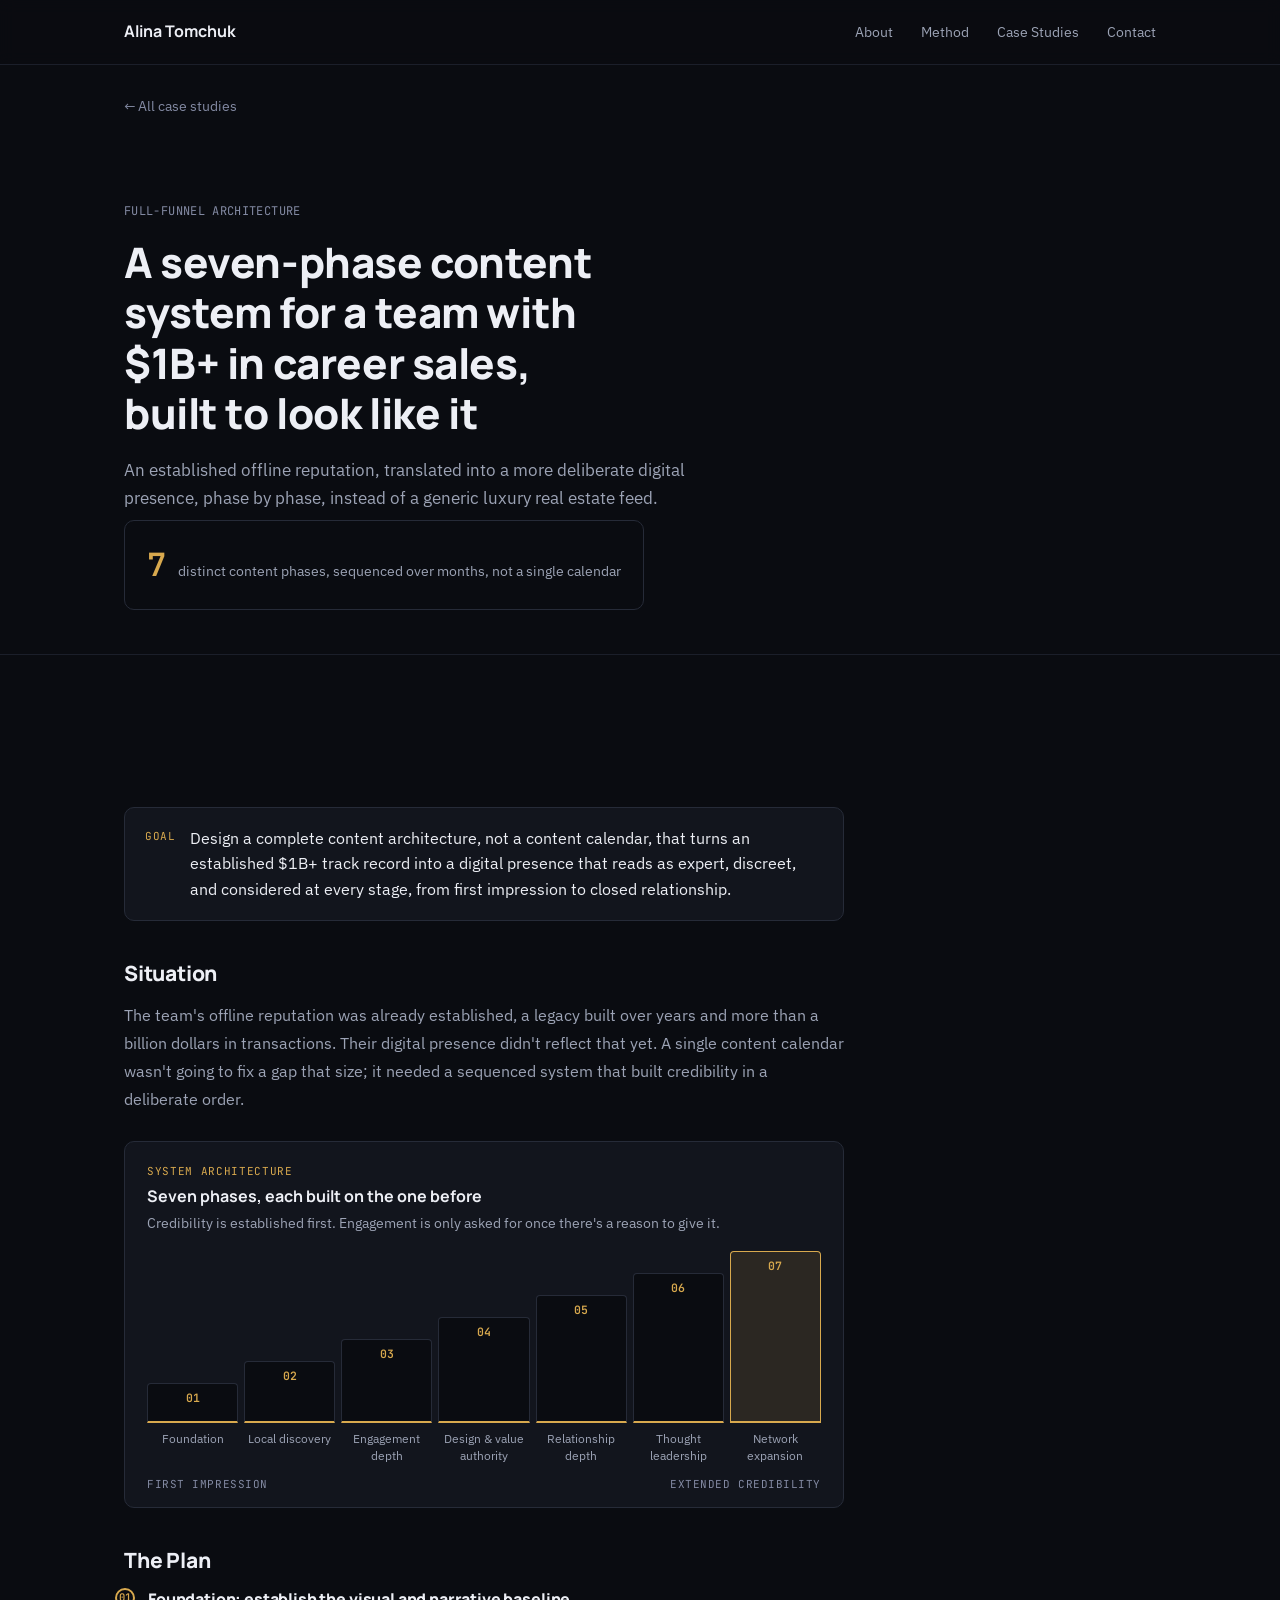
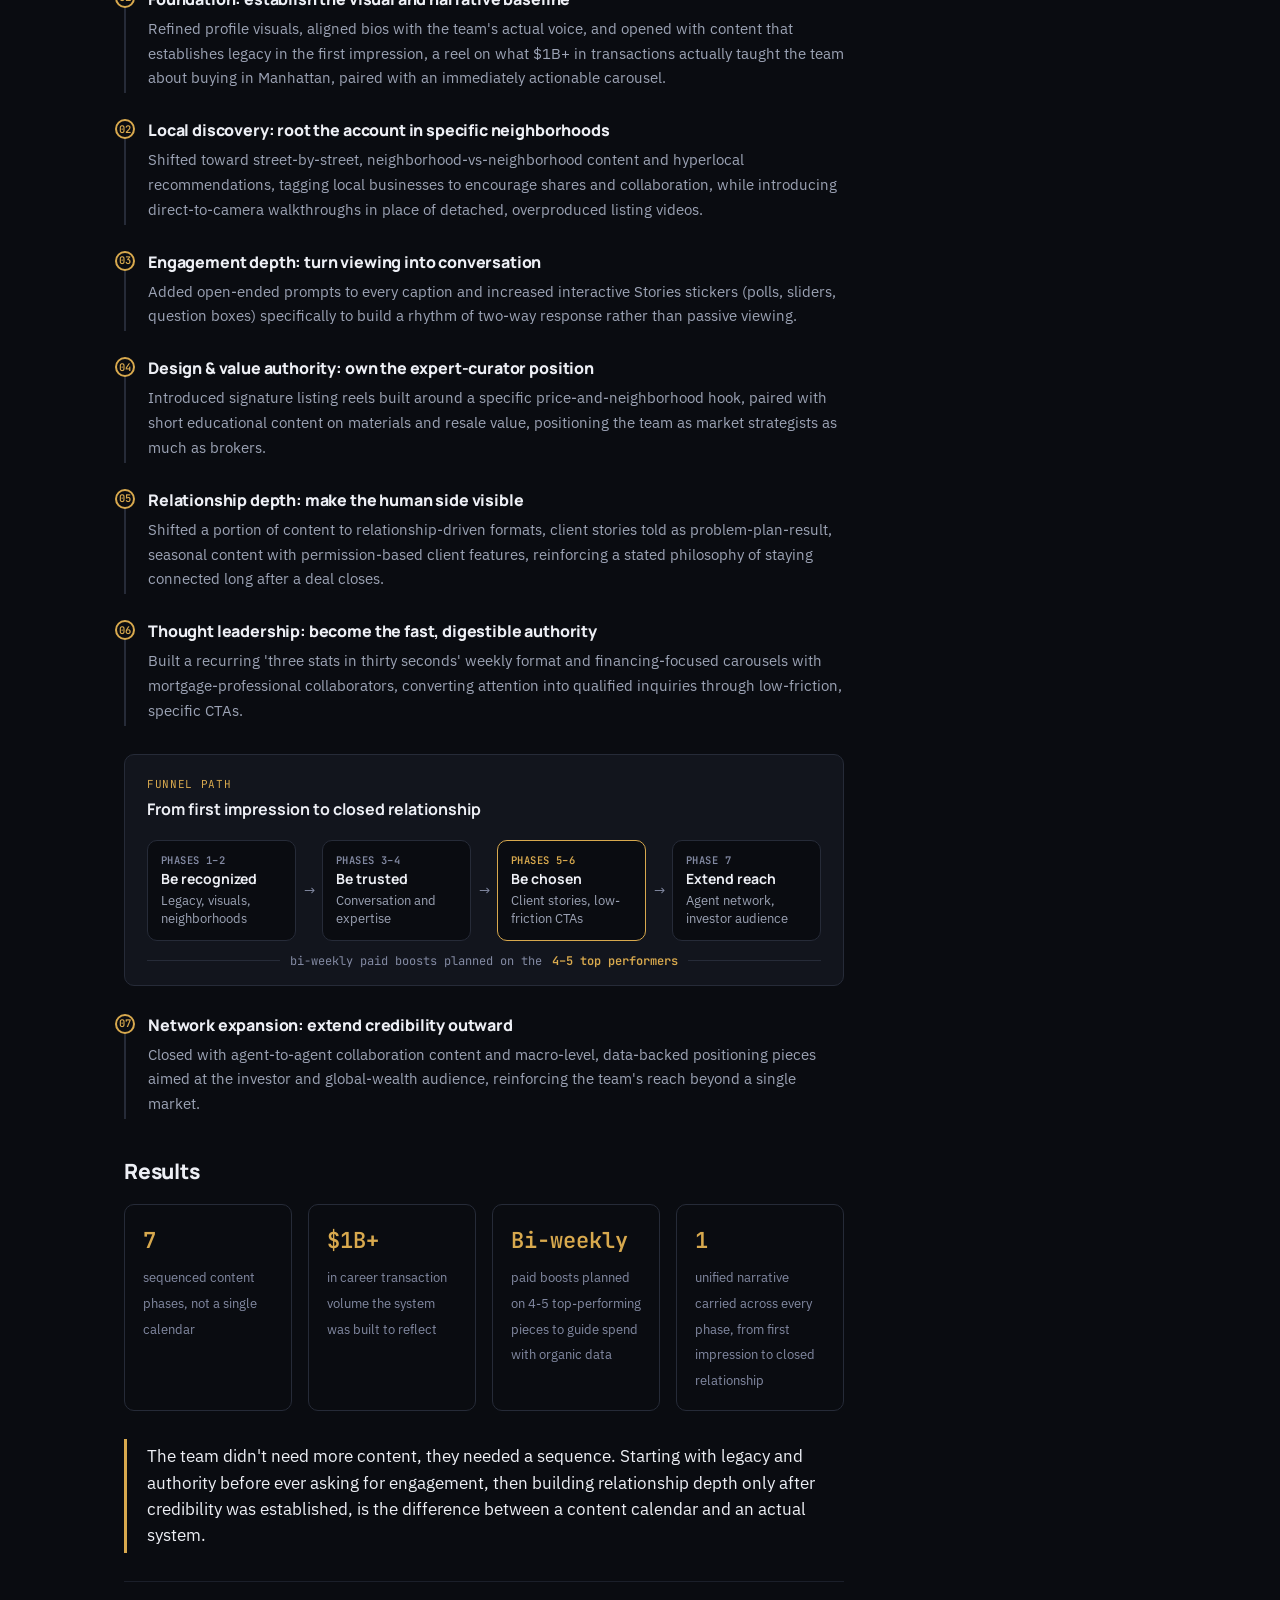
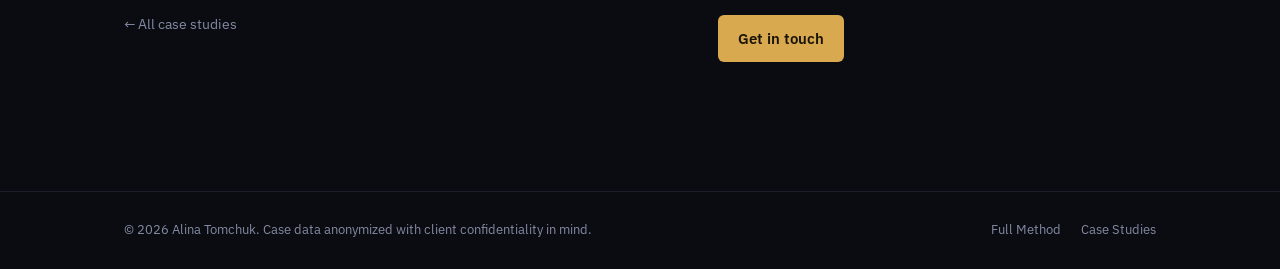
<file: case-studies/nyc-legacy-team.html>
<!DOCTYPE html>
<html lang="en">
<head>
<meta charset="UTF-8">
<meta name="viewport" content="width=device-width, initial-scale=1.0">
<title>NYC Legacy Team — Alina Tomchuk</title>
<meta name="description" content="A seven-phase content architecture built for a Manhattan luxury real estate team with over $1B in career transaction volume.">
<!-- Link preview (LinkedIn, Telegram, X…). Once deployed, make og:image an absolute URL: https://your-domain/assets/img/og-card.png -->
<meta property="og:title" content="NYC Legacy Team — Alina Tomchuk">
<meta property="og:description" content="A seven-phase content architecture built for a Manhattan luxury real estate team with over $1B in career transaction volume.">
<meta property="og:type" content="article">
<meta property="og:image" content="../assets/img/og-card.png">
<meta property="og:image:width" content="1200">
<meta property="og:image:height" content="630">
<meta property="og:image:alt" content="Alina Tomchuk, social media strategist: I test social media content before I scale it.">
<meta name="twitter:card" content="summary_large_image">
<link rel="icon" href="data:image/svg+xml,%3Csvg xmlns='http://www.w3.org/2000/svg' viewBox='0 0 100 100'%3E%3Crect width='100' height='100' rx='20' fill='%230A0C11'/%3E%3Ctext x='50' y='68' font-size='58' font-family='Georgia,serif' font-weight='700' fill='%23D8A94E' text-anchor='middle'%3EA%3C/text%3E%3C/svg%3E">
<link rel="preconnect" href="https://fonts.googleapis.com">
<link rel="preconnect" href="https://fonts.gstatic.com" crossorigin>
<link rel="stylesheet" href="../assets/css/style.css">
</head>
<body>

<header class="site-header">
  <div class="wrap">
    <a href="../index.html" class="brand">Alina Tomchuk</a>
    <nav class="nav-links" id="navLinks" hidden>
      <a href="../index.html#about">About</a>
      <a href="../index.html#method">Method</a>
      <a href="../index.html#cases">Case Studies</a>
      <a href="../index.html#contact">Contact</a>
    </nav>
    <button class="nav-toggle-mobile" id="navToggle" aria-label="Menu" aria-expanded="false" aria-controls="navLinks">☰</button>
  </div>
</header>

<div class="wrap" style="padding-top:28px;">
  <a href="../index.html#cases" class="breadcrumb">&larr; All case studies</a>
</div>

<section class="case-hero">
  <div class="wrap">
    <span class="case-tag">Full-funnel architecture</span>
    <h1>A seven-phase content system for a team with $1B+ in career sales, built to look like it</h1>
    <p class="hero-sub" style="margin-bottom:0;">An established offline reputation, translated into a more deliberate digital presence, phase by phase, instead of a generic luxury real estate feed.</p>
    <div class="headline-stat">
      <span class="num" data-countup>7</span>
      <span class="lbl">distinct content phases, sequenced over months, not a single calendar</span>
    </div>
  </div>
</section>

<section>
  <div class="wrap">
    <div class="case-body">

      <div class="goal-box">
        <span class="g-label">Goal</span>
        <p>Design a complete content architecture, not a content calendar, that turns an established $1B+ track record into a digital presence that reads as expert, discreet, and considered at every stage, from first impression to closed relationship.</p>
      </div>

      <h2>Situation</h2>
      <p>The team's offline reputation was already established, a legacy built over years and more than a billion dollars in transactions. Their digital presence didn't reflect that yet. A single content calendar wasn't going to fix a gap that size; it needed a sequenced system that built credibility in a deliberate order.</p>

      <figure class="chart scheme reveal">
        <figcaption><span class="scheme-kicker">System architecture</span><span class="chart-title">Seven phases, each built on the one before</span><span class="chart-sub">Credibility is established first. Engagement is only asked for once there's a reason to give it.</span></figcaption>
        <div class="stairs">
          <div class="stair" style="--i:1"><div class="stair-bar">01</div><div class="stair-l">Foundation</div></div>
          <div class="stair" style="--i:2"><div class="stair-bar">02</div><div class="stair-l">Local discovery</div></div>
          <div class="stair" style="--i:3"><div class="stair-bar">03</div><div class="stair-l">Engagement depth</div></div>
          <div class="stair" style="--i:4"><div class="stair-bar">04</div><div class="stair-l">Design &amp; value authority</div></div>
          <div class="stair" style="--i:5"><div class="stair-bar">05</div><div class="stair-l">Relationship depth</div></div>
          <div class="stair" style="--i:6"><div class="stair-bar">06</div><div class="stair-l">Thought leadership</div></div>
          <div class="stair" style="--i:7"><div class="stair-bar">07</div><div class="stair-l">Network expansion</div></div>
        </div>
        <div class="stairs-axis"><span>First impression</span><span>Extended credibility</span></div>
      </figure>

      <h2>The Plan</h2>
      <div class="phase">
        <span class="p-num">01</span>
        <h3>Foundation: establish the visual and narrative baseline</h3>
        <p>Refined profile visuals, aligned bios with the team's actual voice, and opened with content that establishes legacy in the first impression, a reel on what $1B+ in transactions actually taught the team about buying in Manhattan, paired with an immediately actionable carousel.</p>
      </div>
      <div class="phase">
        <span class="p-num">02</span>
        <h3>Local discovery: root the account in specific neighborhoods</h3>
        <p>Shifted toward street-by-street, neighborhood-vs-neighborhood content and hyperlocal recommendations, tagging local businesses to encourage shares and collaboration, while introducing direct-to-camera walkthroughs in place of detached, overproduced listing videos.</p>
      </div>
      <div class="phase">
        <span class="p-num">03</span>
        <h3>Engagement depth: turn viewing into conversation</h3>
        <p>Added open-ended prompts to every caption and increased interactive Stories stickers (polls, sliders, question boxes) specifically to build a rhythm of two-way response rather than passive viewing.</p>
      </div>
      <div class="phase">
        <span class="p-num">04</span>
        <h3>Design & value authority: own the expert-curator position</h3>
        <p>Introduced signature listing reels built around a specific price-and-neighborhood hook, paired with short educational content on materials and resale value, positioning the team as market strategists as much as brokers.</p>
      </div>
      <div class="phase">
        <span class="p-num">05</span>
        <h3>Relationship depth: make the human side visible</h3>
        <p>Shifted a portion of content to relationship-driven formats, client stories told as problem-plan-result, seasonal content with permission-based client features, reinforcing a stated philosophy of staying connected long after a deal closes.</p>
      </div>
      <div class="phase">
        <span class="p-num">06</span>
        <h3>Thought leadership: become the fast, digestible authority</h3>
        <p>Built a recurring 'three stats in thirty seconds' weekly format and financing-focused carousels with mortgage-professional collaborators, converting attention into qualified inquiries through low-friction, specific CTAs.</p>
      </div>
      <figure class="chart scheme reveal">
        <figcaption><span class="scheme-kicker">Funnel path</span><span class="chart-title">From first impression to closed relationship</span></figcaption>
        <ol class="flow">
          <li class="flow-node "><span class="fn-k">Phases 1–2</span><b>Be recognized</b><span>Legacy, visuals, neighborhoods</span></li>
          <li class="flow-node "><span class="fn-k">Phases 3–4</span><b>Be trusted</b><span>Conversation and expertise</span></li>
          <li class="flow-node is-hl"><span class="fn-k">Phases 5–6</span><b>Be chosen</b><span>Client stories, low-friction CTAs</span></li>
          <li class="flow-node "><span class="fn-k">Phase 7</span><b>Extend reach</b><span>Agent network, investor audience</span></li>
        </ol>
        <div class="flow-loop">bi-weekly paid boosts planned on the <b>4–5 top performers</b></div>
      </figure>
      <div class="phase">
        <span class="p-num">07</span>
        <h3>Network expansion: extend credibility outward</h3>
        <p>Closed with agent-to-agent collaboration content and macro-level, data-backed positioning pieces aimed at the investor and global-wealth audience, reinforcing the team's reach beyond a single market.</p>
      </div>

      <h2>Results</h2>
      <div class="result-grid">
        <div class="result-cell"><span class="num">7</span><span class="lbl">sequenced content phases, not a single calendar</span></div>
        <div class="result-cell"><span class="num">$1B+</span><span class="lbl">in career transaction volume the system was built to reflect</span></div>
        <div class="result-cell"><span class="num">Bi-weekly</span><span class="lbl">paid boosts planned on 4-5 top-performing pieces to guide spend with organic data</span></div>
        <div class="result-cell"><span class="num">1</span><span class="lbl">unified narrative carried across every phase, from first impression to closed relationship</span></div>
      </div>

      <div class="takeaway">The team didn't need more content, they needed a sequence. Starting with legacy and authority before ever asking for engagement, then building relationship depth only after credibility was established, is the difference between a content calendar and an actual system.</div>

      <div class="case-footer-cta">
        <a href="../index.html#cases" class="breadcrumb">&larr; All case studies</a>
        <a href="../index.html#contact" class="btn btn-primary">Get in touch</a>
      </div>
    </div>
  </div>
</section>

<footer class="site-footer">
  <div class="wrap">
    <p>&copy; <span id="year"></span> Alina Tomchuk. Case data anonymized with client confidentiality in mind.</p>
    <div class="footer-links">
      <a href="../method.html">Full Method</a>
      <a href="../index.html#cases">Case Studies</a>
    </div>
  </div>
</footer>

<script src="../assets/js/script.js"></script>
<script src="../assets/js/charts.js"></script>
</body>
</html>
</file>
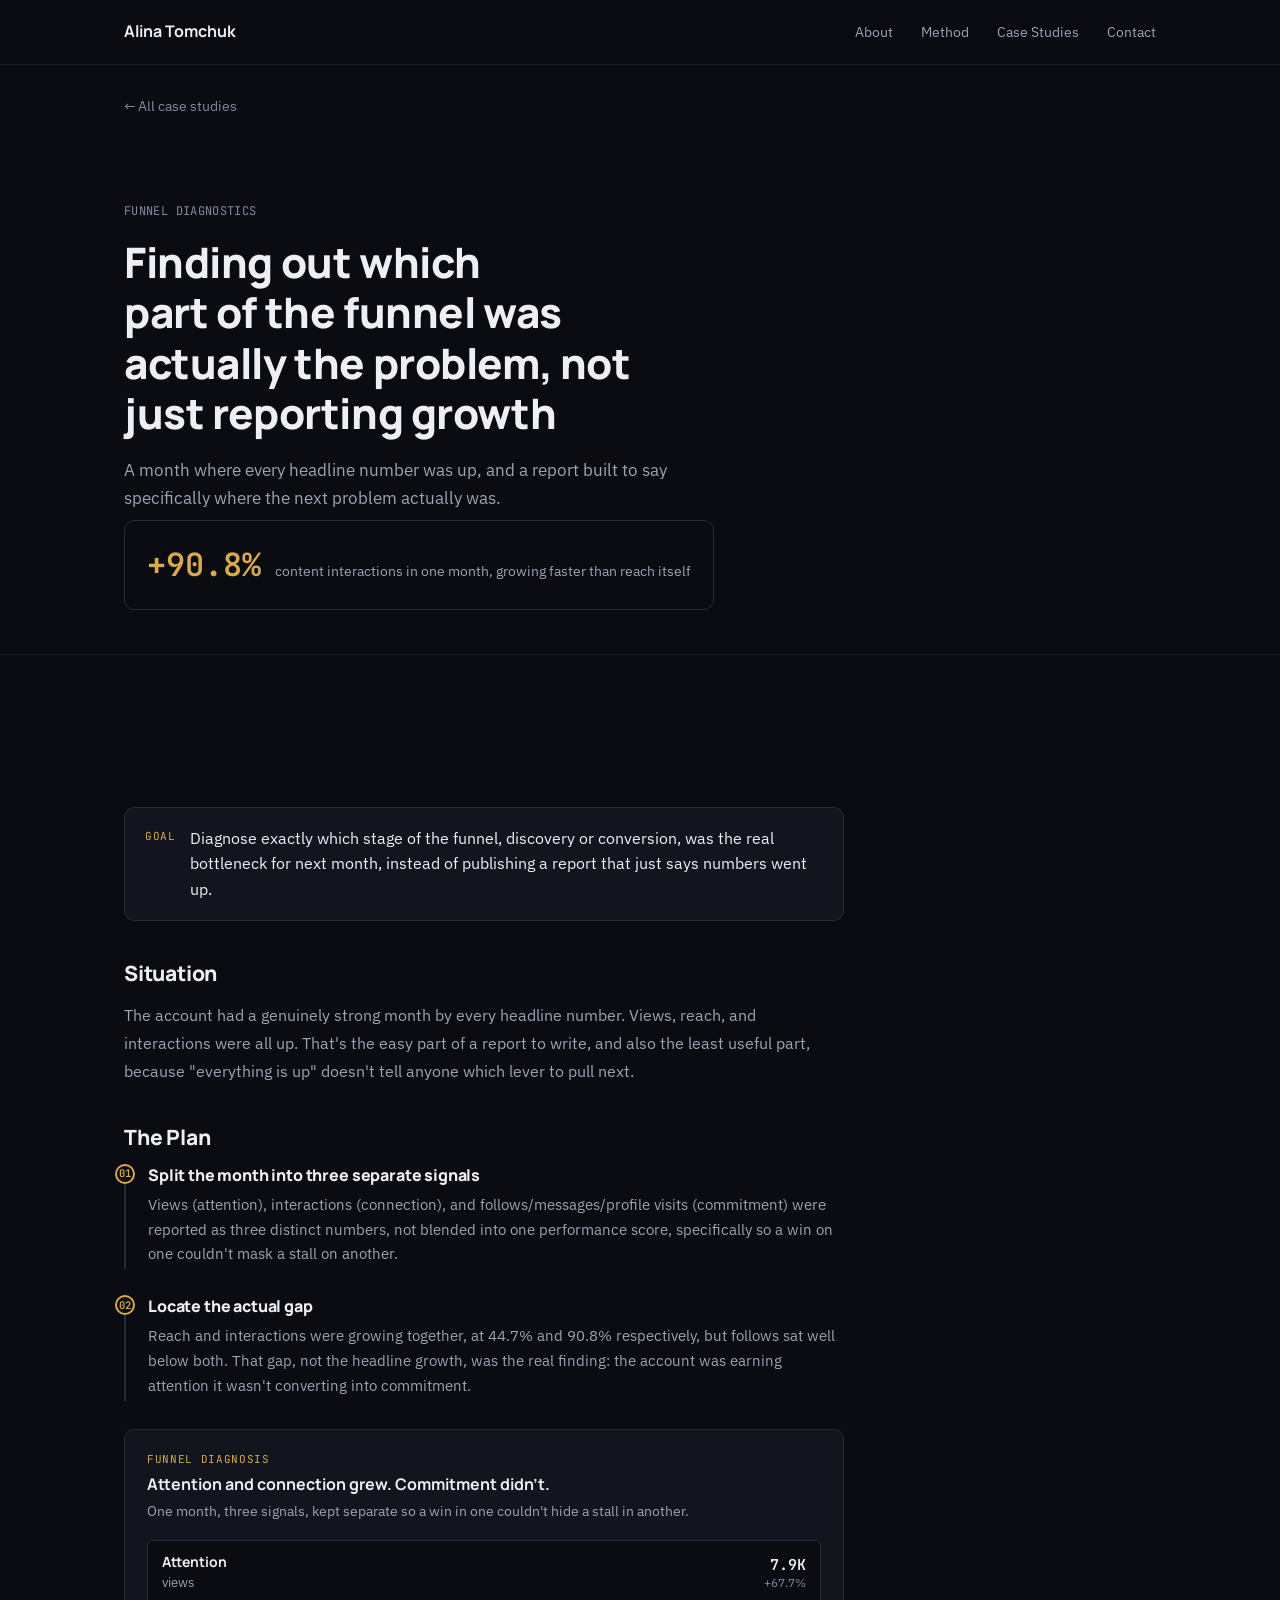
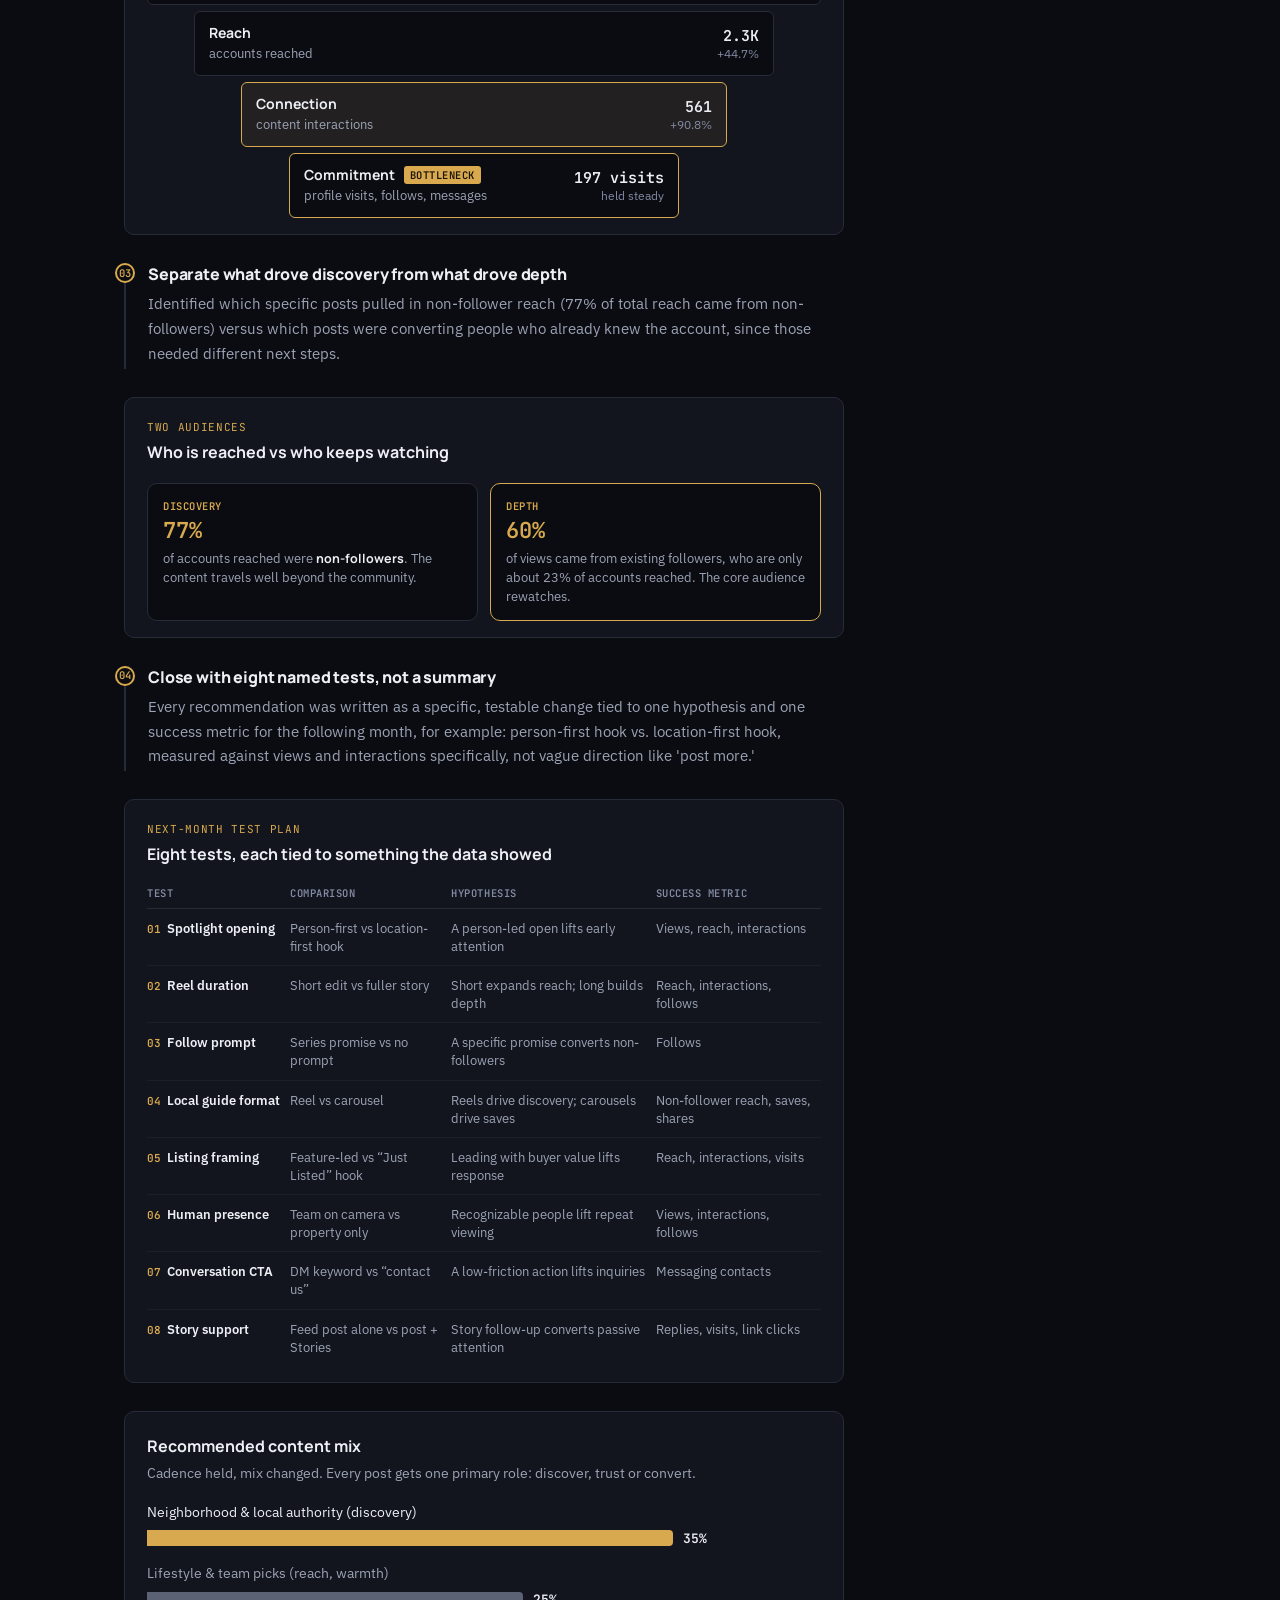
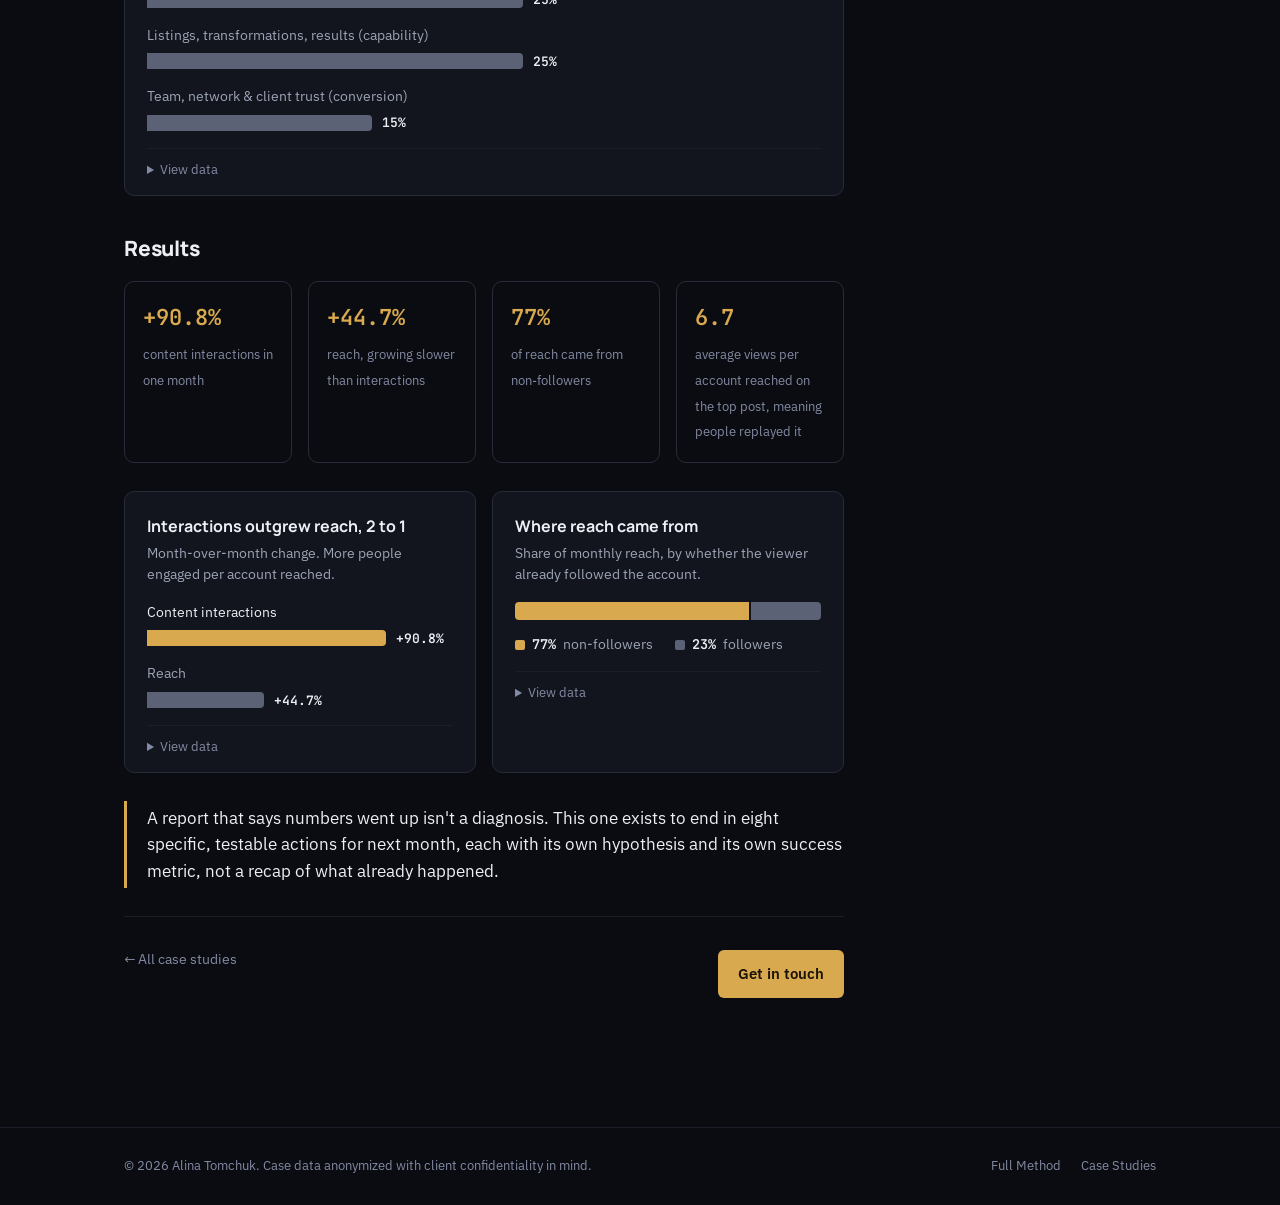
<file: case-studies/sf-team.html>
<!DOCTYPE html>
<html lang="en">
<head>
<meta charset="UTF-8">
<meta name="viewport" content="width=device-width, initial-scale=1.0">
<title>San Francisco Team — Alina Tomchuk</title>
<meta name="description" content="A monthly report split reach, interactions, and follows into separate funnel stages, found the account was winning discovery but leaking at conversion, and closed with eight specific tests.">
<!-- Link preview (LinkedIn, Telegram, X…). Once deployed, make og:image an absolute URL: https://your-domain/assets/img/og-card.png -->
<meta property="og:title" content="San Francisco Team — Alina Tomchuk">
<meta property="og:description" content="A monthly report split reach, interactions, and follows into separate funnel stages, found the account was winning discovery but leaking at conversion, and closed with eight specific tests.">
<meta property="og:type" content="article">
<meta property="og:image" content="../assets/img/og-card.png">
<meta property="og:image:width" content="1200">
<meta property="og:image:height" content="630">
<meta property="og:image:alt" content="Alina Tomchuk, social media strategist: I test social media content before I scale it.">
<meta name="twitter:card" content="summary_large_image">
<link rel="icon" href="data:image/svg+xml,%3Csvg xmlns='http://www.w3.org/2000/svg' viewBox='0 0 100 100'%3E%3Crect width='100' height='100' rx='20' fill='%230A0C11'/%3E%3Ctext x='50' y='68' font-size='58' font-family='Georgia,serif' font-weight='700' fill='%23D8A94E' text-anchor='middle'%3EA%3C/text%3E%3C/svg%3E">
<link rel="preconnect" href="https://fonts.googleapis.com">
<link rel="preconnect" href="https://fonts.gstatic.com" crossorigin>
<link rel="stylesheet" href="../assets/css/style.css">
</head>
<body>

<header class="site-header">
  <div class="wrap">
    <a href="../index.html" class="brand">Alina Tomchuk</a>
    <nav class="nav-links" id="navLinks" hidden>
      <a href="../index.html#about">About</a>
      <a href="../index.html#method">Method</a>
      <a href="../index.html#cases">Case Studies</a>
      <a href="../index.html#contact">Contact</a>
    </nav>
    <button class="nav-toggle-mobile" id="navToggle" aria-label="Menu" aria-expanded="false" aria-controls="navLinks">☰</button>
  </div>
</header>

<div class="wrap" style="padding-top:28px;">
  <a href="../index.html#cases" class="breadcrumb">&larr; All case studies</a>
</div>

<section class="case-hero">
  <div class="wrap">
    <span class="case-tag">Funnel diagnostics</span>
    <h1>Finding out which part of the funnel was actually the problem, not just reporting growth</h1>
    <p class="hero-sub" style="margin-bottom:0;">A month where every headline number was up, and a report built to say specifically where the next problem actually was.</p>
    <div class="headline-stat">
      <span class="num" data-countup>+90.8%</span>
      <span class="lbl">content interactions in one month, growing faster than reach itself</span>
    </div>
  </div>
</section>

<section>
  <div class="wrap">
    <div class="case-body">

      <div class="goal-box">
        <span class="g-label">Goal</span>
        <p>Diagnose exactly which stage of the funnel, discovery or conversion, was the real bottleneck for next month, instead of publishing a report that just says numbers went up.</p>
      </div>

      <h2>Situation</h2>
      <p>The account had a genuinely strong month by every headline number. Views, reach, and interactions were all up. That's the easy part of a report to write, and also the least useful part, because "everything is up" doesn't tell anyone which lever to pull next.</p>

      <h2>The Plan</h2>
      <div class="phase">
        <span class="p-num">01</span>
        <h3>Split the month into three separate signals</h3>
        <p>Views (attention), interactions (connection), and follows/messages/profile visits (commitment) were reported as three distinct numbers, not blended into one performance score, specifically so a win on one couldn't mask a stall on another.</p>
      </div>
      <div class="phase">
        <span class="p-num">02</span>
        <h3>Locate the actual gap</h3>
        <p>Reach and interactions were growing together, at 44.7% and 90.8% respectively, but follows sat well below both. That gap, not the headline growth, was the real finding: the account was earning attention it wasn't converting into commitment.</p>
      </div>
      <figure class="chart scheme reveal">
        <figcaption><span class="scheme-kicker">Funnel diagnosis</span><span class="chart-title">Attention and connection grew. Commitment didn't.</span><span class="chart-sub">One month, three signals, kept separate so a win in one couldn't hide a stall in another.</span></figcaption>
        <div class="funnel">
          <div class="fun-row "><div class="fun-bar" style="--w:100%"><span class="fun-l"><b>Attention</b>views</span><span class="fun-v">7.9K<small>+67.7%</small></span></div></div>
          <div class="fun-row "><div class="fun-bar" style="--w:86%"><span class="fun-l"><b>Reach</b>accounts reached</span><span class="fun-v">2.3K<small>+44.7%</small></span></div></div>
          <div class="fun-row is-hl"><div class="fun-bar" style="--w:72%"><span class="fun-l"><b>Connection</b>content interactions</span><span class="fun-v">561<small>+90.8%</small></span></div></div>
          <div class="fun-row is-gap"><div class="fun-bar" style="--w:58%"><span class="fun-l"><b>Commitment <span class="fun-tag">Bottleneck</span></b>profile visits, follows, messages</span><span class="fun-v">197 visits<small>held steady</small></span></div></div>
        </div>
      </figure>
      <div class="phase">
        <span class="p-num">03</span>
        <h3>Separate what drove discovery from what drove depth</h3>
        <p>Identified which specific posts pulled in non-follower reach (77% of total reach came from non-followers) versus which posts were converting people who already knew the account, since those needed different next steps.</p>
      </div>
      <figure class="chart scheme reveal">
        <figcaption><span class="scheme-kicker">Two audiences</span><span class="chart-title">Who is reached vs who keeps watching</span></figcaption>
        <div class="cards" style="--cols:2">
          <div class="card-x "><span class="cx-k">Discovery</span><span class="cx-num">77%</span><p>of accounts reached were <b style="font-size:inherit;display:inline">non-followers</b>. The content travels well beyond the community.</p></div>
          <div class="card-x is-hl"><span class="cx-k">Depth</span><span class="cx-num">60%</span><p>of views came from existing followers, who are only about 23% of accounts reached. The core audience rewatches.</p></div>
        </div>
      </figure>
      <div class="phase">
        <span class="p-num">04</span>
        <h3>Close with eight named tests, not a summary</h3>
        <p>Every recommendation was written as a specific, testable change tied to one hypothesis and one success metric for the following month, for example: person-first hook vs. location-first hook, measured against views and interactions specifically, not vague direction like 'post more.'</p>
      </div>
      <figure class="chart scheme reveal">
        <figcaption><span class="scheme-kicker">Next-month test plan</span><span class="chart-title">Eight tests, each tied to something the data showed</span></figcaption>
        <div class="chart-table-wrap" style="margin-top:0"><table class="tests">
          <thead><tr><th>Test</th><th>Comparison</th><th>Hypothesis</th><th>Success metric</th></tr></thead>
          <tbody>
            <tr><td><span>01</span>Spotlight opening</td><td data-l="Compare">Person-first vs location-first hook</td><td data-l="Hypothesis">A person-led open lifts early attention</td><td data-l="Metric">Views, reach, interactions</td></tr>
            <tr><td><span>02</span>Reel duration</td><td data-l="Compare">Short edit vs fuller story</td><td data-l="Hypothesis">Short expands reach; long builds depth</td><td data-l="Metric">Reach, interactions, follows</td></tr>
            <tr><td><span>03</span>Follow prompt</td><td data-l="Compare">Series promise vs no prompt</td><td data-l="Hypothesis">A specific promise converts non-followers</td><td data-l="Metric">Follows</td></tr>
            <tr><td><span>04</span>Local guide format</td><td data-l="Compare">Reel vs carousel</td><td data-l="Hypothesis">Reels drive discovery; carousels drive saves</td><td data-l="Metric">Non-follower reach, saves, shares</td></tr>
            <tr><td><span>05</span>Listing framing</td><td data-l="Compare">Feature-led vs “Just Listed” hook</td><td data-l="Hypothesis">Leading with buyer value lifts response</td><td data-l="Metric">Reach, interactions, visits</td></tr>
            <tr><td><span>06</span>Human presence</td><td data-l="Compare">Team on camera vs property only</td><td data-l="Hypothesis">Recognizable people lift repeat viewing</td><td data-l="Metric">Views, interactions, follows</td></tr>
            <tr><td><span>07</span>Conversation CTA</td><td data-l="Compare">DM keyword vs “contact us”</td><td data-l="Hypothesis">A low-friction action lifts inquiries</td><td data-l="Metric">Messaging contacts</td></tr>
            <tr><td><span>08</span>Story support</td><td data-l="Compare">Feed post alone vs post + Stories</td><td data-l="Hypothesis">Story follow-up converts passive attention</td><td data-l="Metric">Replies, visits, link clicks</td></tr>
          </tbody>
        </table></div>
      </figure>
      <figure class="chart reveal" data-chart="bars">
        <figcaption><span class="chart-title">Recommended content mix</span><span class="chart-sub">Cadence held, mix changed. Every post gets one primary role: discover, trust or convert.</span></figcaption>
        <script type="application/json">{"rows": [{"label": "Neighborhood & local authority (discovery)", "value": 35, "display": "35%", "highlight": true}, {"label": "Lifestyle & team picks (reach, warmth)", "value": 25, "display": "25%"}, {"label": "Listings, transformations, results (capability)", "value": 25, "display": "25%"}, {"label": "Team, network & client trust (conversion)", "value": 15, "display": "15%"}]}</script>
      </figure>

      <h2>Results</h2>
      <div class="result-grid">
        <div class="result-cell"><span class="num">+90.8%</span><span class="lbl">content interactions in one month</span></div>
        <div class="result-cell"><span class="num">+44.7%</span><span class="lbl">reach, growing slower than interactions</span></div>
        <div class="result-cell"><span class="num">77%</span><span class="lbl">of reach came from non-followers</span></div>
        <div class="result-cell"><span class="num">6.7</span><span class="lbl">average views per account reached on the top post, meaning people replayed it</span></div>
      </div>

      <div class="chart-pair">
      <figure class="chart reveal" data-chart="bars">
        <figcaption><span class="chart-title">Interactions outgrew reach, 2 to 1</span><span class="chart-sub">Month-over-month change. More people engaged per account reached.</span></figcaption>
        <script type="application/json">{"rows": [{"label": "Content interactions", "value": 90.8, "display": "+90.8%", "highlight": true}, {"label": "Reach", "value": 44.7, "display": "+44.7%"}]}</script>
      </figure>
      <figure class="chart reveal" data-chart="split">
        <figcaption><span class="chart-title">Where reach came from</span><span class="chart-sub">Share of monthly reach, by whether the viewer already followed the account.</span></figcaption>
        <script type="application/json">{"parts": [{"label": "non-followers", "value": 77, "highlight": true}, {"label": "followers", "value": 23}]}</script>
      </figure>
      </div>

      <div class="takeaway">A report that says numbers went up isn't a diagnosis. This one exists to end in eight specific, testable actions for next month, each with its own hypothesis and its own success metric, not a recap of what already happened.</div>

      <div class="case-footer-cta">
        <a href="../index.html#cases" class="breadcrumb">&larr; All case studies</a>
        <a href="../index.html#contact" class="btn btn-primary">Get in touch</a>
      </div>
    </div>
  </div>
</section>

<footer class="site-footer">
  <div class="wrap">
    <p>&copy; <span id="year"></span> Alina Tomchuk. Case data anonymized with client confidentiality in mind.</p>
    <div class="footer-links">
      <a href="../method.html">Full Method</a>
      <a href="../index.html#cases">Case Studies</a>
    </div>
  </div>
</footer>

<script src="../assets/js/script.js"></script>
<script src="../assets/js/charts.js"></script>
</body>
</html>
</file>
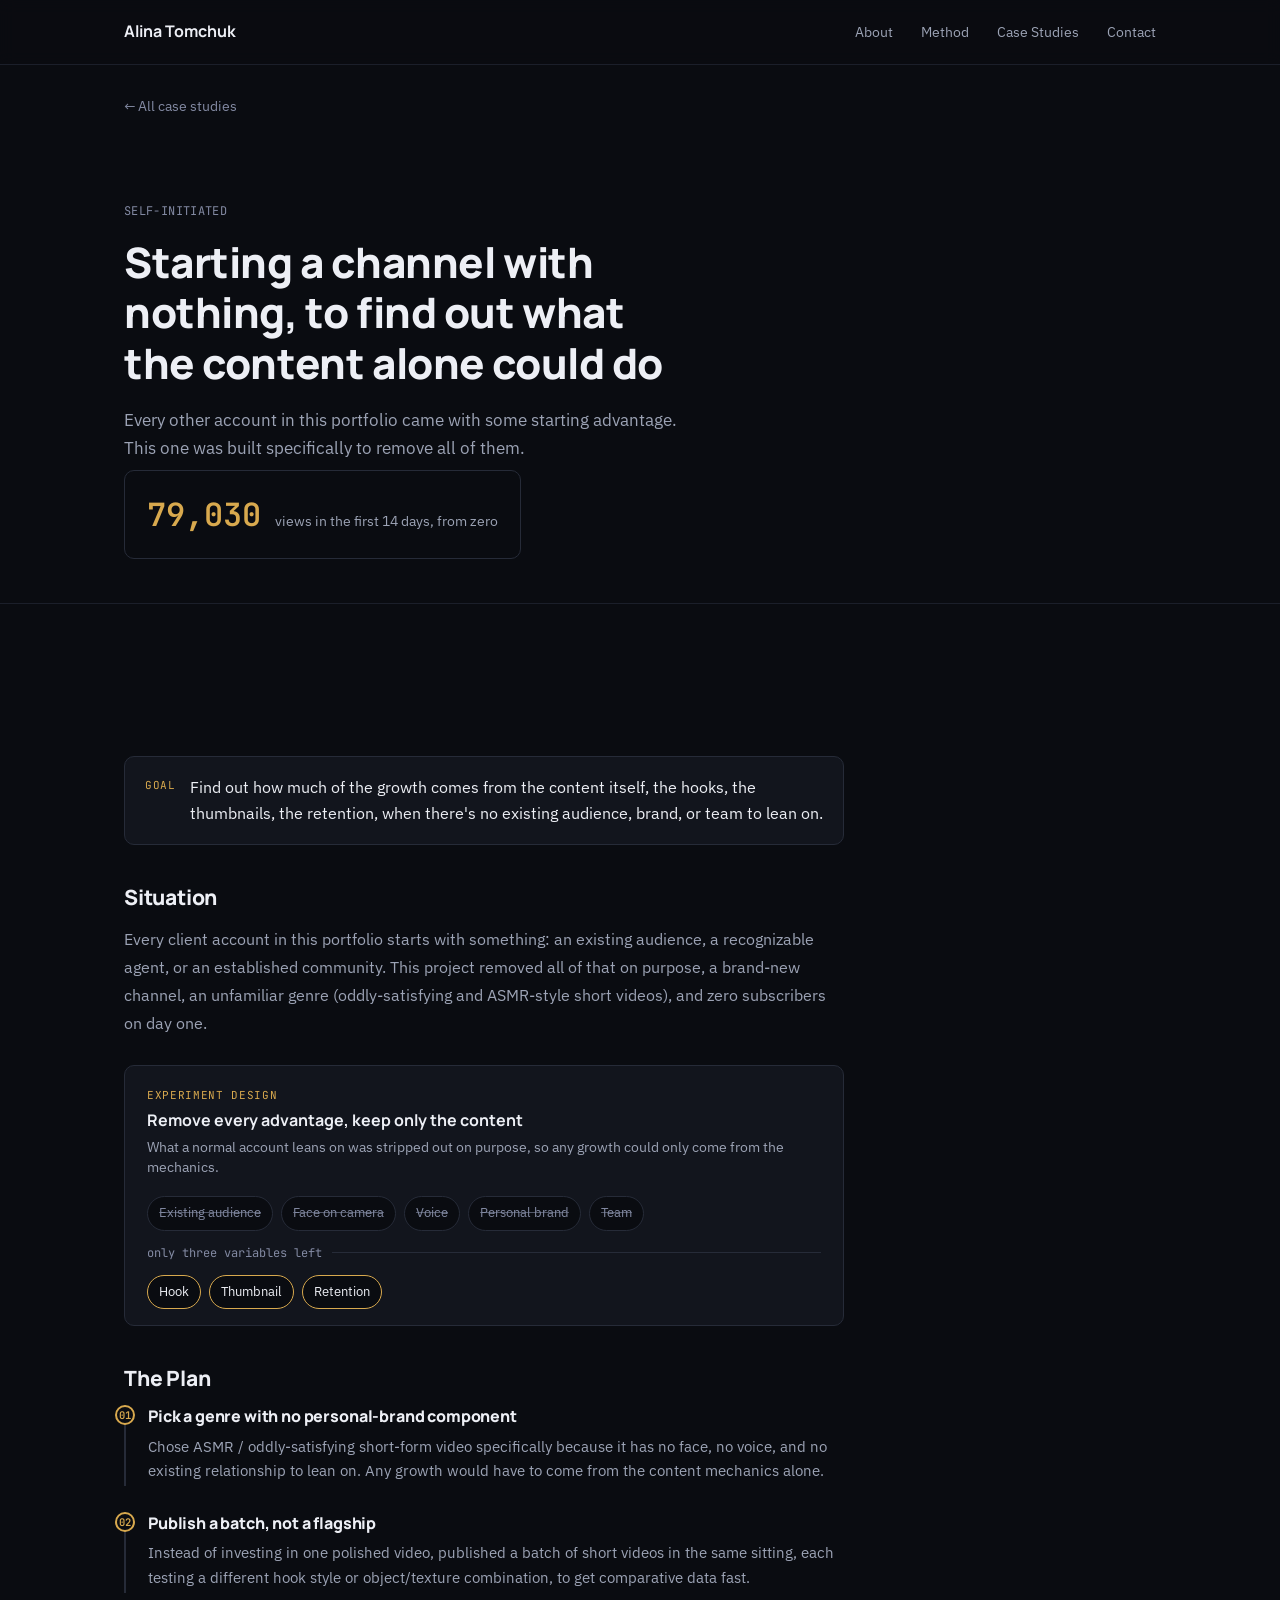
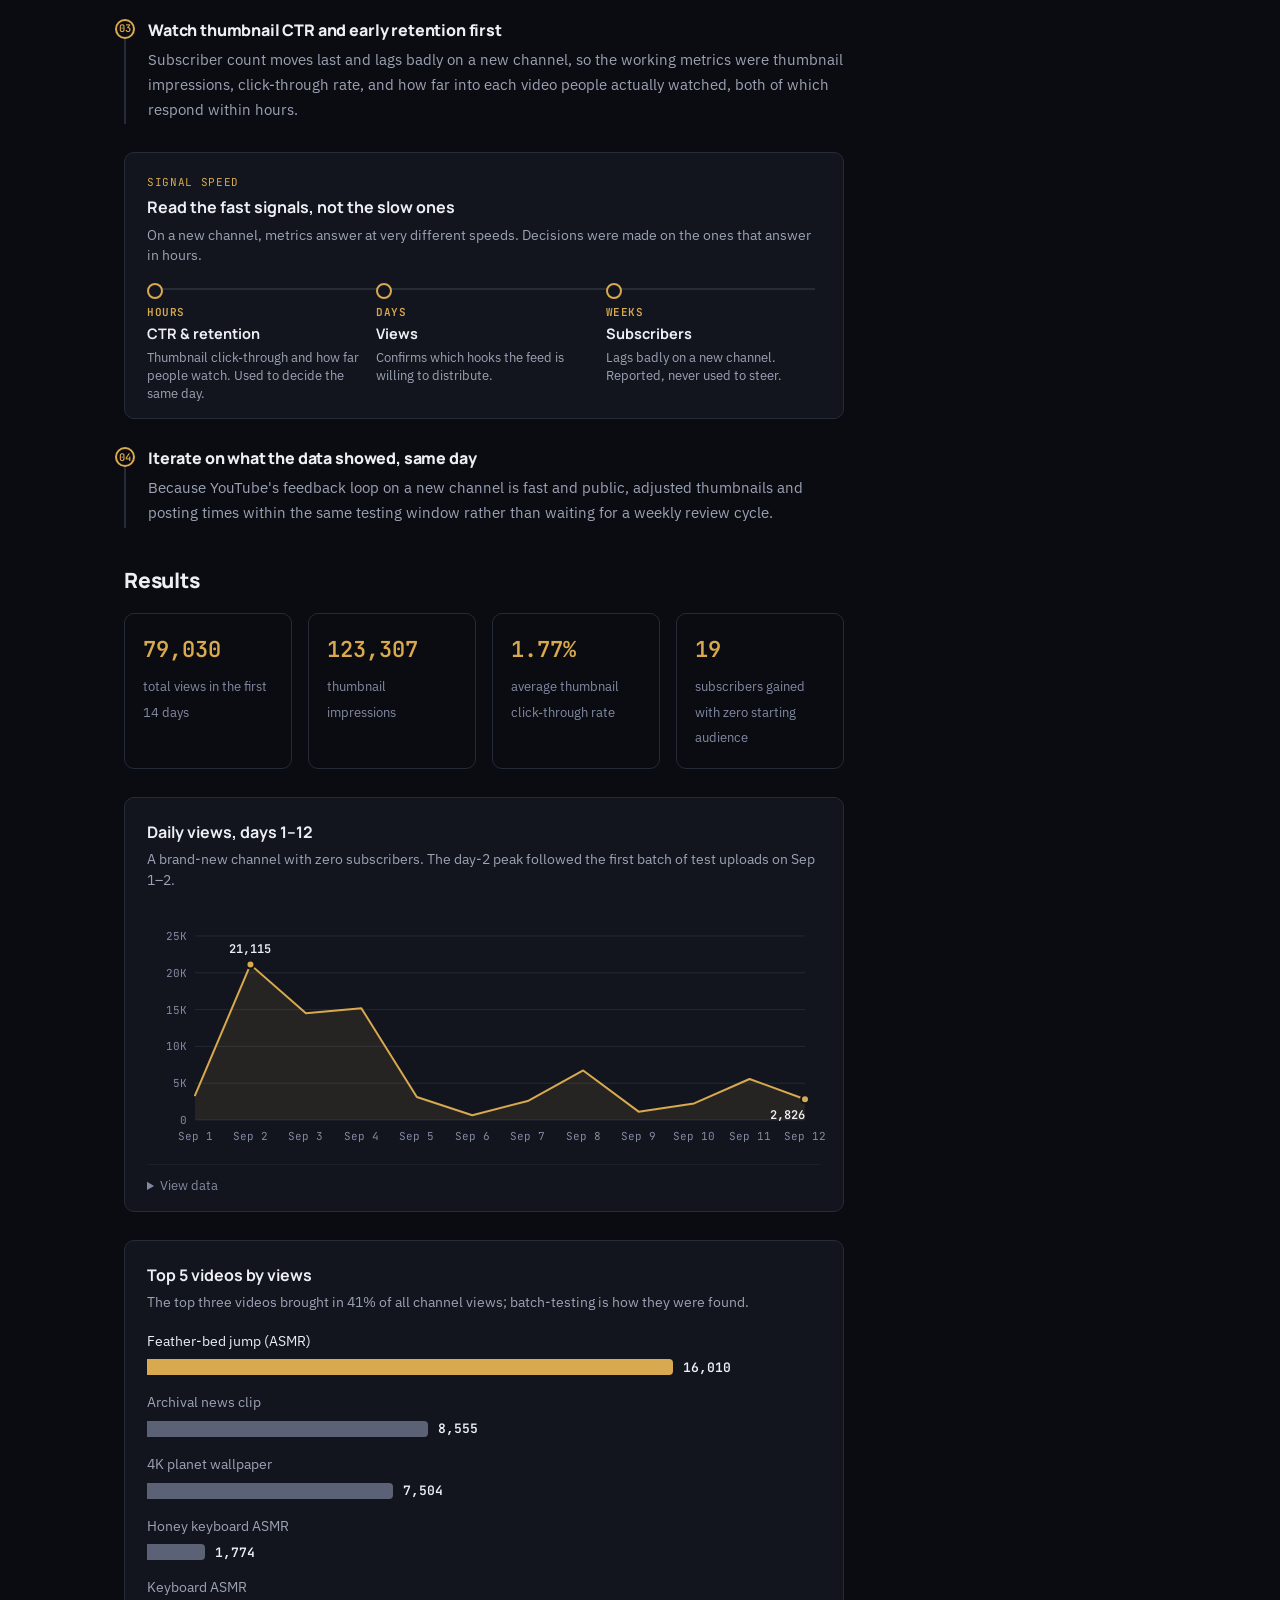
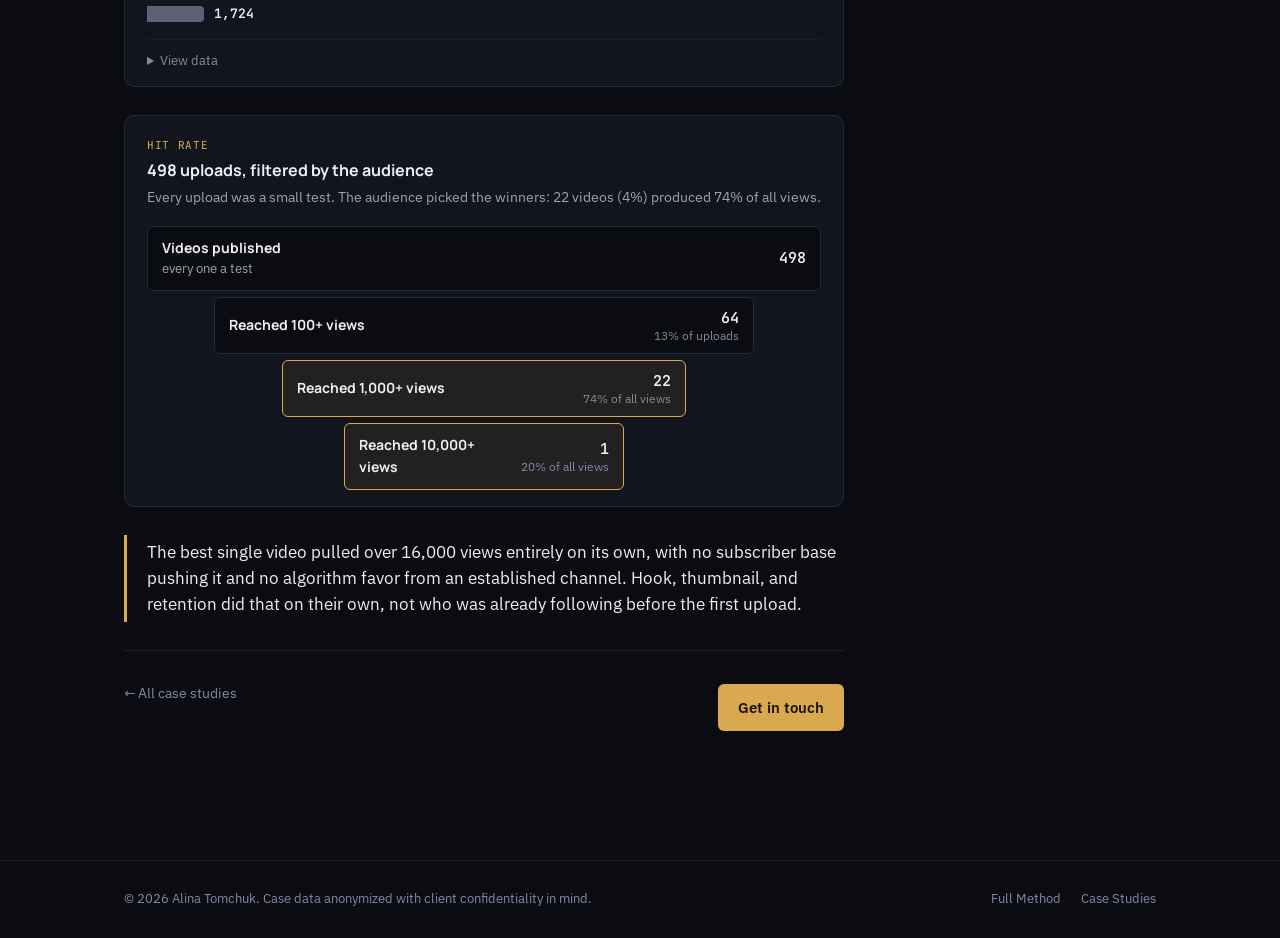
<file: case-studies/zero-to-audience.html>
<!DOCTYPE html>
<html lang="en">
<head>
<meta charset="UTF-8">
<meta name="viewport" content="width=device-width, initial-scale=1.0">
<title>Zero-to-Audience Experiment — Alina Tomchuk</title>
<meta name="description" content="A self-initiated YouTube channel went from zero to 79,030 views in 14 days with no existing audience, in a genre never worked in before.">
<!-- Link preview (LinkedIn, Telegram, X…). Once deployed, make og:image an absolute URL: https://your-domain/assets/img/og-card.png -->
<meta property="og:title" content="Zero-to-Audience Experiment — Alina Tomchuk">
<meta property="og:description" content="A self-initiated YouTube channel went from zero to 79,030 views in 14 days with no existing audience, in a genre never worked in before.">
<meta property="og:type" content="article">
<meta property="og:image" content="../assets/img/og-card.png">
<meta property="og:image:width" content="1200">
<meta property="og:image:height" content="630">
<meta property="og:image:alt" content="Alina Tomchuk, social media strategist: I test social media content before I scale it.">
<meta name="twitter:card" content="summary_large_image">
<link rel="icon" href="data:image/svg+xml,%3Csvg xmlns='http://www.w3.org/2000/svg' viewBox='0 0 100 100'%3E%3Crect width='100' height='100' rx='20' fill='%230A0C11'/%3E%3Ctext x='50' y='68' font-size='58' font-family='Georgia,serif' font-weight='700' fill='%23D8A94E' text-anchor='middle'%3EA%3C/text%3E%3C/svg%3E">
<link rel="preconnect" href="https://fonts.googleapis.com">
<link rel="preconnect" href="https://fonts.gstatic.com" crossorigin>
<link rel="stylesheet" href="../assets/css/style.css">
</head>
<body>

<header class="site-header">
  <div class="wrap">
    <a href="../index.html" class="brand">Alina Tomchuk</a>
    <nav class="nav-links" id="navLinks" hidden>
      <a href="../index.html#about">About</a>
      <a href="../index.html#method">Method</a>
      <a href="../index.html#cases">Case Studies</a>
      <a href="../index.html#contact">Contact</a>
    </nav>
    <button class="nav-toggle-mobile" id="navToggle" aria-label="Menu" aria-expanded="false" aria-controls="navLinks">☰</button>
  </div>
</header>

<div class="wrap" style="padding-top:28px;">
  <a href="../index.html#cases" class="breadcrumb">&larr; All case studies</a>
</div>

<section class="case-hero">
  <div class="wrap">
    <span class="case-tag">Self-initiated</span>
    <h1>Starting a channel with nothing, to find out what the content alone could do</h1>
    <p class="hero-sub" style="margin-bottom:0;">Every other account in this portfolio came with some starting advantage. This one was built specifically to remove all of them.</p>
    <div class="headline-stat">
      <span class="num" data-countup>79,030</span>
      <span class="lbl">views in the first 14 days, from zero</span>
    </div>
  </div>
</section>

<section>
  <div class="wrap">
    <div class="case-body">

      <div class="goal-box">
        <span class="g-label">Goal</span>
        <p>Find out how much of the growth comes from the content itself, the hooks, the thumbnails, the retention, when there's no existing audience, brand, or team to lean on.</p>
      </div>

      <h2>Situation</h2>
      <p>Every client account in this portfolio starts with something: an existing audience, a recognizable agent, or an established community. This project removed all of that on purpose, a brand-new channel, an unfamiliar genre (oddly-satisfying and ASMR-style short videos), and zero subscribers on day one.</p>

      <figure class="chart scheme reveal">
        <figcaption><span class="scheme-kicker">Experiment design</span><span class="chart-title">Remove every advantage, keep only the content</span><span class="chart-sub">What a normal account leans on was stripped out on purpose, so any growth could only come from the mechanics.</span></figcaption>
        <div class="chips">
          <span class="chip is-off">Existing audience</span>
          <span class="chip is-off">Face on camera</span>
          <span class="chip is-off">Voice</span>
          <span class="chip is-off">Personal brand</span>
          <span class="chip is-off">Team</span>
        </div>
        <div class="chip-arrow">only three variables left</div>
        <div class="chips">
          <span class="chip is-on">Hook</span>
          <span class="chip is-on">Thumbnail</span>
          <span class="chip is-on">Retention</span>
        </div>
      </figure>

      <h2>The Plan</h2>
      <div class="phase">
        <span class="p-num">01</span>
        <h3>Pick a genre with no personal-brand component</h3>
        <p>Chose ASMR / oddly-satisfying short-form video specifically because it has no face, no voice, and no existing relationship to lean on. Any growth would have to come from the content mechanics alone.</p>
      </div>
      <div class="phase">
        <span class="p-num">02</span>
        <h3>Publish a batch, not a flagship</h3>
        <p>Instead of investing in one polished video, published a batch of short videos in the same sitting, each testing a different hook style or object/texture combination, to get comparative data fast.</p>
      </div>
      <div class="phase">
        <span class="p-num">03</span>
        <h3>Watch thumbnail CTR and early retention first</h3>
        <p>Subscriber count moves last and lags badly on a new channel, so the working metrics were thumbnail impressions, click-through rate, and how far into each video people actually watched, both of which respond within hours.</p>
      </div>
      <figure class="chart scheme reveal">
        <figcaption><span class="scheme-kicker">Signal speed</span><span class="chart-title">Read the fast signals, not the slow ones</span><span class="chart-sub">On a new channel, metrics answer at very different speeds. Decisions were made on the ones that answer in hours.</span></figcaption>
        <ol class="tl" style="--n:3">
          <li><span class="tl-k">Hours</span><b>CTR & retention</b><span class="tl-d">Thumbnail click-through and how far people watch. Used to decide the same day.</span></li>
          <li><span class="tl-k">Days</span><b>Views</b><span class="tl-d">Confirms which hooks the feed is willing to distribute.</span></li>
          <li><span class="tl-k">Weeks</span><b>Subscribers</b><span class="tl-d">Lags badly on a new channel. Reported, never used to steer.</span></li>
        </ol>
      </figure>
      <div class="phase">
        <span class="p-num">04</span>
        <h3>Iterate on what the data showed, same day</h3>
        <p>Because YouTube's feedback loop on a new channel is fast and public, adjusted thumbnails and posting times within the same testing window rather than waiting for a weekly review cycle.</p>
      </div>

      <h2>Results</h2>
      <div class="result-grid">
        <div class="result-cell"><span class="num">79,030</span><span class="lbl">total views in the first 14 days</span></div>
        <div class="result-cell"><span class="num">123,307</span><span class="lbl">thumbnail impressions</span></div>
        <div class="result-cell"><span class="num">1.77%</span><span class="lbl">average thumbnail click-through rate</span></div>
        <div class="result-cell"><span class="num">19</span><span class="lbl">subscribers gained with zero starting audience</span></div>
      </div>

      <figure class="chart reveal" data-chart="line">
        <figcaption><span class="chart-title">Daily views, days 1–12</span><span class="chart-sub">A brand-new channel with zero subscribers. The day-2 peak followed the first batch of test uploads on Sep 1–2.</span></figcaption>
        <script type="application/json">{"unit": "views", "annotate": [1, 11], "points": [{"x": "Sep 1", "label": "Sep 1, 2026 · day 1", "y": 3359}, {"x": "Sep 2", "label": "Sep 2, 2026 · day 2", "y": 21115}, {"x": "Sep 3", "label": "Sep 3, 2026 · day 3", "y": 14488}, {"x": "Sep 4", "label": "Sep 4, 2026 · day 4", "y": 15186}, {"x": "Sep 5", "label": "Sep 5, 2026 · day 5", "y": 3130}, {"x": "Sep 6", "label": "Sep 6, 2026 · day 6", "y": 655}, {"x": "Sep 7", "label": "Sep 7, 2026 · day 7", "y": 2576}, {"x": "Sep 8", "label": "Sep 8, 2026 · day 8", "y": 6730}, {"x": "Sep 9", "label": "Sep 9, 2026 · day 9", "y": 1136}, {"x": "Sep 10", "label": "Sep 10, 2026 · day 10", "y": 2254}, {"x": "Sep 11", "label": "Sep 11, 2026 · day 11", "y": 5575}, {"x": "Sep 12", "label": "Sep 12, 2026 · day 12", "y": 2826}]}</script>
      </figure>
      <figure class="chart reveal" data-chart="bars">
        <figcaption><span class="chart-title">Top 5 videos by views</span><span class="chart-sub">The top three videos brought in 41% of all channel views; batch-testing is how they were found.</span></figcaption>
        <script type="application/json">{"rows": [{"label": "Feather-bed jump (ASMR)", "value": 16010, "display": "16,010", "highlight": true, "note": "1.81% thumbnail CTR"}, {"label": "Archival news clip", "value": 8555, "display": "8,555", "note": "Highest CTR on the channel: 6.35% on 18,706 impressions"}, {"label": "4K planet wallpaper", "value": 7504, "display": "7,504", "note": "Near-zero views until day 7, then 7,499 in two days"}, {"label": "Honey keyboard ASMR", "value": 1774, "display": "1,774"}, {"label": "Keyboard ASMR", "value": 1724, "display": "1,724"}]}</script>
      </figure>

      <figure class="chart scheme reveal">
        <figcaption><span class="scheme-kicker">Hit rate</span><span class="chart-title">498 uploads, filtered by the audience</span><span class="chart-sub">Every upload was a small test. The audience picked the winners: 22 videos (4%) produced 74% of all views.</span></figcaption>
        <div class="funnel">
          <div class="fun-row "><div class="fun-bar" style="--w:100%"><span class="fun-l"><b>Videos published</b>every one a test</span><span class="fun-v">498</span></div></div>
          <div class="fun-row "><div class="fun-bar" style="--w:80%"><span class="fun-l"><b>Reached 100+ views</b></span><span class="fun-v">64<small>13% of uploads</small></span></div></div>
          <div class="fun-row is-hl"><div class="fun-bar" style="--w:60%"><span class="fun-l"><b>Reached 1,000+ views</b></span><span class="fun-v">22<small>74% of all views</small></span></div></div>
          <div class="fun-row is-hl"><div class="fun-bar" style="--w:40%"><span class="fun-l"><b>Reached 10,000+ views</b></span><span class="fun-v">1<small>20% of all views</small></span></div></div>
        </div>
      </figure>

      <div class="takeaway">The best single video pulled over 16,000 views entirely on its own, with no subscriber base pushing it and no algorithm favor from an established channel. Hook, thumbnail, and retention did that on their own, not who was already following before the first upload.</div>

      <div class="case-footer-cta">
        <a href="../index.html#cases" class="breadcrumb">&larr; All case studies</a>
        <a href="../index.html#contact" class="btn btn-primary">Get in touch</a>
      </div>
    </div>
  </div>
</section>

<footer class="site-footer">
  <div class="wrap">
    <p>&copy; <span id="year"></span> Alina Tomchuk. Case data anonymized with client confidentiality in mind.</p>
    <div class="footer-links">
      <a href="../method.html">Full Method</a>
      <a href="../index.html#cases">Case Studies</a>
    </div>
  </div>
</footer>

<script src="../assets/js/script.js"></script>
<script src="../assets/js/charts.js"></script>
</body>
</html>
</file>
<file: assets/css/style.css>
/* =========================================================================
   ALINA TOMCHUK — PORTFOLIO
   Minimal dark workspace. One accent, flat surfaces, no gradients or
   glow effects. Restraint is the point.
   ========================================================================= */

@import url('https://fonts.googleapis.com/css2?family=Manrope:wght@600;700;800&family=IBM+Plex+Sans:wght@400;500;600&family=JetBrains+Mono:wght@400;500;600&display=swap');

:root {
  --bg: #0A0C11;
  --surface: #12151D;
  --surface-2: #171B25;
  --border: #262B38;
  --border-soft: #1B1F2A;

  --text: #EDEFF5;
  --text-muted: #9CA3B5;
  --text-faint: #838AA3; /* lightened from #5E6478 — that failed WCAG AA (3.3:1) at small sizes */

  --accent: #D8A94E;
  --accent-strong: #F0C069;
  --accent-contrast: #1A1406;

  --font-display: 'Manrope', 'Segoe UI', sans-serif;
  --font-body: 'IBM Plex Sans', 'Segoe UI', sans-serif;
  --font-mono: 'JetBrains Mono', 'SFMono-Regular', Consolas, monospace;

  --radius-sm: 6px;
  --radius-md: 10px;
  --content-w: 1080px;
}

* { box-sizing: border-box; margin: 0; padding: 0; }
html { scroll-behavior: smooth; }

/* Visible keyboard focus everywhere — the previous version had none,
   which fails a basic accessibility pass. */
a:focus-visible, button:focus-visible {
  outline: 2px solid var(--accent);
  outline-offset: 3px;
  border-radius: 4px;
}
body {
  background: var(--bg);
  color: var(--text);
  font-family: var(--font-body);
  font-size: 16px;
  line-height: 1.6;
  -webkit-font-smoothing: antialiased;
}
img { max-width: 100%; display: block; }
a { color: inherit; text-decoration: none; }
ul { list-style: none; }
button { font: inherit; cursor: pointer; }

h1, h2, h3, h4 {
  font-family: var(--font-display);
  font-weight: 800;
  line-height: 1.2;
  letter-spacing: -0.01em;
  text-wrap: balance;
}

.wrap {
  max-width: var(--content-w);
  margin: 0 auto;
  padding: 0 24px;
}

/* Fade-in on scroll */
.reveal { opacity: 0; transform: translateY(14px); transition: opacity 0.6s ease, transform 0.6s ease; }
.reveal.is-visible { opacity: 1; transform: translateY(0); }
@media (prefers-reduced-motion: reduce) {
  .reveal { opacity: 1; transform: none; transition: none; }
  html { scroll-behavior: auto; }
}

/* ---------------------------------------------------------------------
   Header
   --------------------------------------------------------------------- */
.site-header {
  position: sticky;
  top: 0;
  z-index: 50;
  background: rgba(10, 12, 17, 0.9);
  backdrop-filter: blur(8px);
  border-bottom: 1px solid var(--border-soft);
}
.site-header .wrap {
  display: flex;
  align-items: center;
  justify-content: space-between;
  height: 64px;
}
.brand {
  font-family: var(--font-display);
  font-weight: 700;
  font-size: 16px;
}
.nav-links { display: flex; align-items: center; gap: 28px; }
.nav-links a { font-size: 14px; color: var(--text-muted); }
.nav-links a:hover { color: var(--text); }
.nav-toggle-mobile {
  display: none;
  background: none;
  border: 1px solid var(--border);
  border-radius: var(--radius-sm);
  padding: 7px 10px;
  color: var(--text);
}
@media (max-width: 760px) {
  .nav-links {
    display: flex;
    flex-direction: column;
    align-items: flex-start;
    gap: 4px;
    position: absolute;
    top: 64px;
    left: 0;
    right: 0;
    background: var(--bg);
    border-bottom: 1px solid var(--border-soft);
    padding: 8px 24px 16px;
  }
  .nav-links a { padding: 10px 0; width: 100%; }
  .nav-links[hidden] { display: none; }
  .nav-toggle-mobile { display: inline-flex; }
}

/* ---------------------------------------------------------------------
   Hero
   --------------------------------------------------------------------- */
.hero { padding: 88px 0 56px; }
.eyebrow {
  font-family: var(--font-mono);
  font-size: 12.5px;
  letter-spacing: 0.06em;
  text-transform: uppercase;
  color: var(--text-faint);
  margin-bottom: 22px;
  display: block;
}
.hero h1 {
  font-size: clamp(32px, 4.6vw, 50px);
  max-width: 15ch;
  margin-bottom: 20px;
}
.hero-sub {
  font-size: 17px;
  color: var(--text-muted);
  max-width: 58ch;
  margin-bottom: 32px;
  line-height: 1.65;
}
.hero-actions { display: flex; gap: 12px; flex-wrap: wrap; margin-bottom: 48px; }
.btn {
  display: inline-flex;
  align-items: center;
  gap: 8px;
  padding: 12px 20px;
  border-radius: var(--radius-sm);
  font-weight: 600;
  font-size: 14.5px;
}
.btn-primary { background: var(--accent); color: var(--accent-contrast); }
.btn-primary:hover { background: var(--accent-strong); }
.btn-ghost { border: 1px solid var(--border); color: var(--text); }
.btn-ghost:hover { border-color: var(--text-faint); }

.proof-strip {
  display: grid;
  grid-template-columns: repeat(4, 1fr);
  border-top: 1px solid var(--border);
  border-bottom: 1px solid var(--border);
}
.proof-cell {
  padding: 22px 24px;
  border-right: 1px solid var(--border);
}
.proof-cell:first-child { padding-left: 0; }
.proof-cell:last-child { border-right: none; padding-right: 0; }
.proof-num {
  font-family: var(--font-mono);
  font-size: clamp(20px, 2.2vw, 26px);
  font-weight: 600;
  color: var(--accent);
  font-variant-numeric: tabular-nums;
  display: block;
  margin-bottom: 6px;
}
.proof-label { font-size: 13px; color: var(--text-muted); line-height: 1.4; }
@media (max-width: 760px) {
  .proof-strip { grid-template-columns: repeat(2, 1fr); }
  .proof-cell { padding: 20px 16px; }
  .proof-cell:nth-child(odd) { padding-left: 0; }
  .proof-cell:nth-child(even) { border-right: none; padding-right: 0; }
  .proof-cell:nth-child(-n+2) { border-bottom: 1px solid var(--border); }
}

/* ---------------------------------------------------------------------
   Sections
   --------------------------------------------------------------------- */
section { padding: 76px 0; }
.section-head { max-width: 600px; margin-bottom: 42px; }
.section-kicker {
  font-family: var(--font-mono);
  font-size: 12.5px;
  letter-spacing: 0.06em;
  text-transform: uppercase;
  color: var(--text-faint);
  margin-bottom: 12px;
  display: block;
}
.section-head h2 { font-size: clamp(24px, 2.8vw, 32px); margin-bottom: 12px; }
.section-head p { color: var(--text-muted); font-size: 16px; line-height: 1.6; }

/* About */
.about-grid { display: grid; grid-template-columns: 1.1fr 0.9fr; gap: 48px; align-items: start; }
.about-copy p { color: var(--text-muted); font-size: 16px; line-height: 1.75; margin-bottom: 16px; }
.about-copy strong { color: var(--text); font-weight: 600; }
.about-facts { border: 1px solid var(--border); border-radius: var(--radius-md); overflow: hidden; }
.about-fact {
  display: flex; justify-content: space-between; gap: 16px;
  padding: 14px 18px; border-bottom: 1px solid var(--border-soft); font-size: 14px;
}
.about-fact:last-child { border-bottom: none; }
.about-fact .k { color: var(--text-faint); }
.about-fact .v { color: var(--text); font-weight: 500; text-align: right; }
@media (max-width: 820px) { .about-grid { grid-template-columns: 1fr; } }

/* Method */
.method-cycle { display: grid; grid-template-columns: repeat(4, 1fr); gap: 16px; }
.method-step { background: var(--surface); border: 1px solid var(--border); border-radius: var(--radius-md); padding: 24px 22px; }
.method-step .num { font-family: var(--font-mono); font-size: 12.5px; color: var(--text-faint); display: block; margin-bottom: 14px; }
.method-step h3 { font-size: 16px; margin-bottom: 10px; }
.method-step p { font-size: 13.5px; color: var(--text-muted); line-height: 1.6; }
@media (max-width: 860px) { .method-cycle { grid-template-columns: repeat(2, 1fr); } }
@media (max-width: 500px) { .method-cycle { grid-template-columns: 1fr; } }

/* Case grid */
.case-grid { display: grid; grid-template-columns: repeat(3, 1fr); gap: 16px; }
.case-card {
  background: var(--surface);
  border: 1px solid var(--border);
  border-radius: var(--radius-md);
  padding: 26px;
  display: flex;
  flex-direction: column;
  gap: 16px;
}
.case-card:hover { border-color: var(--text-faint); }
.case-tag {
  font-family: var(--font-mono);
  font-size: 11px;
  letter-spacing: 0.03em;
  text-transform: uppercase;
  color: var(--text-faint);
}
.case-metric { font-family: var(--font-mono); font-size: 28px; font-weight: 600; color: var(--accent); line-height: 1; }
.case-metric-label { font-size: 12.5px; color: var(--text-faint); margin-top: 8px; line-height: 1.4; }
.case-card h3 { font-size: 17px; margin-top: 2px; }
.case-card p.blurb { font-size: 14px; color: var(--text-muted); line-height: 1.6; flex-grow: 1; }
.case-link { display: flex; align-items: center; gap: 6px; font-size: 13.5px; font-weight: 600; color: var(--accent); margin-top: auto; }
.case-link svg { transition: transform 0.15s ease; }
.case-card:hover .case-link svg { transform: translateX(3px); }
@media (max-width: 940px) { .case-grid { grid-template-columns: 1fr 1fr; } }
@media (max-width: 600px) { .case-grid { grid-template-columns: 1fr; } }

.case-note {
  margin-top: 24px;
  padding: 14px 0 0;
  font-size: 13.5px;
  color: var(--text-faint);
  line-height: 1.6;
  border-top: 1px solid var(--border-soft);
}

/* Contact */
.contact-panel { border: 1px solid var(--border); border-radius: var(--radius-md); padding: 44px; }
.contact-panel h2 { font-size: clamp(22px, 2.6vw, 28px); margin-bottom: 12px; }
.contact-panel p { color: var(--text-muted); max-width: 52ch; font-size: 15.5px; margin-bottom: 24px; }
.contact-links { display: flex; gap: 12px; flex-wrap: wrap; }
.contact-links a { display: inline-flex; align-items: center; gap: 8px; padding: 11px 18px; border: 1px solid var(--border); border-radius: var(--radius-sm); font-size: 14px; font-weight: 600; }
.contact-links a:hover { border-color: var(--accent); color: var(--accent); }
.contact-links a.primary { background: var(--accent); color: var(--accent-contrast); border-color: var(--accent); }
.contact-links a.primary:hover { color: var(--accent-contrast); }

/* ---------------------------------------------------------------------
   Case study / method inner pages
   --------------------------------------------------------------------- */
.breadcrumb { font-size: 13.5px; color: var(--text-faint); margin-bottom: 28px; display: inline-flex; align-items: center; gap: 8px; }
.breadcrumb:hover { color: var(--text-muted); }

.case-hero { padding: 56px 0 44px; border-bottom: 1px solid var(--border-soft); }
.case-hero .case-tag { font-size: 12px; margin-bottom: 16px; display: block; }
.case-hero h1 { font-size: clamp(28px, 4vw, 42px); max-width: 20ch; margin-bottom: 18px; }
.case-hero .headline-stat {
  display: inline-flex; align-items: baseline; gap: 12px;
  margin-top: 8px; padding: 18px 22px;
  border: 1px solid var(--border); border-radius: var(--radius-md);
}
.headline-stat .num { font-family: var(--font-mono); font-size: 32px; font-weight: 600; color: var(--accent); }
.headline-stat .lbl { font-size: 14px; color: var(--text-muted); }

.case-body { padding: 52px 0; max-width: 720px; }
.case-body h2 { font-size: 21px; margin: 40px 0 14px; }
.case-body h2:first-child { margin-top: 0; }
.case-body p { color: var(--text-muted); font-size: 16px; line-height: 1.75; margin-bottom: 14px; }
.case-body ul { margin: 4px 0 14px; }
.case-body ul li {
  color: var(--text-muted); font-size: 15.5px; line-height: 1.65;
  padding-left: 20px; position: relative; margin-bottom: 8px;
}
.case-body ul li::before { content: "—"; position: absolute; left: 0; color: var(--text-faint); }

.result-grid {
  display: grid; grid-template-columns: repeat(auto-fit, minmax(160px, 1fr));
  gap: 16px; margin: 20px 0 8px;
}
.result-cell { border: 1px solid var(--border); border-radius: var(--radius-md); padding: 18px; }
.result-cell .num { font-family: var(--font-mono); font-size: 22px; font-weight: 600; color: var(--accent); display: block; margin-bottom: 6px; }
.result-cell .lbl { font-size: 13px; color: var(--text-faint); line-height: 1.4; }

.goal-box {
  display: flex;
  gap: 14px;
  align-items: flex-start;
  border: 1px solid var(--border);
  border-radius: var(--radius-md);
  padding: 18px 20px;
  margin: 24px 0 8px;
  background: var(--surface);
}
.goal-box .g-label {
  font-family: var(--font-mono);
  font-size: 11px;
  letter-spacing: 0.06em;
  text-transform: uppercase;
  color: var(--accent);
  flex: none;
  padding-top: 2px;
}
.goal-box p { color: var(--text); font-size: 16px; margin: 0; line-height: 1.6; }

.phase {
  border-left: 2px solid var(--border);
  padding: 2px 0 2px 22px;
  margin: 0 0 26px;
  position: relative;
}
.phase:last-child { margin-bottom: 8px; }
.phase .p-num {
  position: absolute;
  left: -11px;
  top: 0;
  width: 20px;
  height: 20px;
  border-radius: 50%;
  background: var(--bg);
  border: 2px solid var(--accent);
  color: var(--accent);
  font-family: var(--font-mono);
  font-size: 10.5px;
  font-weight: 600;
  display: flex;
  align-items: center;
  justify-content: center;
}
.phase h3 { font-size: 16px; margin-bottom: 8px; }
.phase p { color: var(--text-muted); font-size: 15px; line-height: 1.65; margin-bottom: 0; }

.takeaway {
  border-left: 3px solid var(--accent);
  padding: 4px 0 4px 20px;
  margin: 28px 0;
  font-size: 16.5px;
  color: var(--text);
  line-height: 1.6;
}

.case-footer-cta {
  border-top: 1px solid var(--border-soft);
  padding-top: 32px;
  margin-top: 8px;
  display: flex;
  align-items: center;
  justify-content: space-between;
  gap: 16px;
  flex-wrap: wrap;
}

/* Footer */
.site-footer { border-top: 1px solid var(--border-soft); padding: 28px 0; }
.site-footer .wrap { display: flex; justify-content: space-between; align-items: center; flex-wrap: wrap; gap: 12px; }
.site-footer p { font-size: 13px; color: var(--text-faint); }
.footer-links { display: flex; gap: 20px; }
.footer-links a { font-size: 13px; color: var(--text-faint); }
.footer-links a:hover { color: var(--text-muted); }

/* ---------------------------------------------------------------------
   Charts (drawn by assets/js/charts.js)
   One accent for the value that matters, a recessive gray for context,
   hairline grid, thin marks. Every chart has a "View data" table.
   --------------------------------------------------------------------- */
:root {
  --chart-muted: #5B6275;  /* context bars — 3:1 on --surface */
  --chart-grid: #232836;
}
.chart {
  position: relative;
  background: var(--surface);
  border: 1px solid var(--border);
  border-radius: var(--radius-md);
  padding: 22px 22px 16px;
  margin: 28px 0;
}
.chart figcaption { margin-bottom: 18px; }
.chart-title { display: block; font-family: var(--font-display); font-weight: 700; font-size: 16px; color: var(--text); }
.chart-sub { display: block; font-size: 13.5px; color: var(--text-muted); margin-top: 4px; line-height: 1.5; }
.chart-plot { width: 100%; min-height: 240px; }
.chart-plot svg { display: block; overflow: visible; }
.chart-plot svg:focus-visible { outline: 2px solid var(--accent); outline-offset: 4px; border-radius: 4px; }
.chart .grid { stroke: var(--chart-grid); stroke-width: 1; }
.chart .tick { fill: var(--text-faint); font: 11px var(--font-mono); font-variant-numeric: tabular-nums; }
.chart .line { fill: none; stroke: var(--accent); stroke-width: 2; stroke-linejoin: round; stroke-linecap: round; }
.chart .area { fill: var(--accent); opacity: 0.1; }
.chart .dot { fill: var(--accent); stroke: var(--surface); stroke-width: 2; }
.chart .cross { stroke: var(--text-faint); stroke-width: 1; }
.chart .anno { fill: var(--text); font: 600 12px var(--font-mono); }

.chart-tip {
  position: absolute; z-index: 5; pointer-events: none;
  background: var(--bg); border: 1px solid var(--border); border-radius: var(--radius-sm);
  padding: 8px 11px; font-size: 12.5px; color: var(--text-muted); line-height: 1.45;
  max-width: 260px; box-shadow: 0 6px 20px rgba(0,0,0,0.35);
}
.chart-tip b { color: var(--text); font-family: var(--font-mono); font-weight: 600; }

/* Horizontal bars */
.hbars { display: flex; flex-direction: column; gap: 16px; }
.hbar-row { outline: none; }
.hbar-row:focus-visible .hbar-track { outline: 2px solid var(--accent); outline-offset: 4px; border-radius: 4px; }
.hbar-label { font-size: 13.5px; color: var(--text-muted); margin-bottom: 6px; }
.hbar-row.is-hl .hbar-label { color: var(--text); }
.hbar-track { display: flex; align-items: center; gap: 10px; height: 18px; }
.hbar {
  height: 16px; width: 0; flex: none;
  background: var(--chart-muted);
  border-radius: 0 4px 4px 0;
  transition: width 1s cubic-bezier(.2,.7,.2,1);
}
.hbar-row.is-hl .hbar { background: var(--accent); }
.hbar.is-zero { width: 2px !important; border-radius: 0; background: var(--text-faint); transition: none; }
.hbar-val { font: 600 13px var(--font-mono); color: var(--text); white-space: nowrap; }
.hbar-row[tabindex] { cursor: default; }

/* 100% split bar */
.split-bar { display: flex; gap: 2px; height: 18px; }
.split-seg { background: var(--chart-muted); min-width: 4px; transition: flex-grow 1s cubic-bezier(.2,.7,.2,1); }
.split-seg:first-child { border-radius: 4px 0 0 4px; }
.split-seg:last-child { border-radius: 0 4px 4px 0; }
.split-seg.is-hl { background: var(--accent); }
.chart-legend { display: flex; flex-wrap: wrap; gap: 8px 22px; margin-top: 14px; font-size: 13.5px; color: var(--text-muted); }
.legend-item { display: inline-flex; align-items: center; gap: 7px; }
.legend-item b { color: var(--text); font-family: var(--font-mono); font-weight: 600; }
.sw { width: 10px; height: 10px; border-radius: 2px; background: var(--chart-muted); display: inline-block; }
.sw.is-hl { background: var(--accent); }

/* Data table twin */
.chart-data { margin-top: 16px; border-top: 1px solid var(--border-soft); padding-top: 10px; }
.chart-data summary { font-size: 12.5px; color: var(--text-faint); cursor: pointer; width: max-content; }
.chart-data summary:hover { color: var(--text-muted); }
.chart-data summary:focus-visible { outline: 2px solid var(--accent); outline-offset: 3px; border-radius: 4px; }
.chart-table-wrap { overflow-x: auto; margin-top: 10px; }
.chart-data table { border-collapse: collapse; width: 100%; font-size: 13px; }
.chart-data th, .chart-data td { text-align: left; padding: 6px 10px 6px 0; border-bottom: 1px solid var(--border-soft); color: var(--text-muted); }
.chart-data th { color: var(--text-faint); font-weight: 500; }
.chart-data td:nth-child(2) { font-family: var(--font-mono); font-variant-numeric: tabular-nums; color: var(--text); white-space: nowrap; }

.chart-pair { display: grid; grid-template-columns: 1fr 1fr; gap: 16px; margin: 28px 0; }
.chart-pair .chart { margin: 0; }
@media (max-width: 700px) { .chart-pair { grid-template-columns: 1fr; } }
@media (max-width: 500px) { .chart { padding: 18px 16px 14px; } }


/* Method loop diagram */
.loop-flow {
  display: grid; grid-template-columns: 1fr auto 1fr auto 1fr auto 1fr;
  align-items: stretch; gap: 8px; margin: 0 0 10px;
}
.lf-step {
  background: var(--surface); border: 1px solid var(--border); border-radius: var(--radius-md);
  padding: 14px 14px 13px; display: flex; flex-direction: column; gap: 3px;
}
.lf-step:first-child { border-color: var(--accent); }
.lf-num { font: 600 11.5px var(--font-mono); color: var(--accent); }
.lf-step b { font-family: var(--font-display); font-size: 15.5px; color: var(--text); }
.lf-step span.lf-sub { font-size: 12.5px; color: var(--text-muted); line-height: 1.4; }
.lf-arrow { align-self: center; color: var(--text-faint); font-size: 16px; }
.case-body .lf-return {
  display: flex; align-items: center; gap: 10px; margin-bottom: 40px;
  font: 12px var(--font-mono); color: var(--text-faint); letter-spacing: 0.02em;
}
.lf-return::before, .lf-return::after { content: ""; height: 1px; background: var(--border); flex: 1; }
@media (max-width: 700px) {
  .loop-flow { grid-template-columns: 1fr 1fr; }
  .lf-arrow { display: none; }
}

/* ---------------------------------------------------------------------
   Schemes — strategy diagrams inside case studies (pure HTML/CSS).
   Share the .chart card; every scheme stacks cleanly on phones.
   --------------------------------------------------------------------- */
.scheme-kicker { font: 11px var(--font-mono); letter-spacing: 0.06em; text-transform: uppercase; color: var(--accent); display: block; margin-bottom: 6px; }

/* Flow: steps with arrows; vertical on phones */
.flow { list-style: none; display: flex; align-items: stretch; gap: 26px; margin: 0; padding: 0; }
.flow > li { margin: 0; }
.case-body .flow li::before { content: none; }
.flow-node {
  flex: 1 1 0; position: relative; min-width: 0;
  background: var(--bg); border: 1px solid var(--border); border-radius: var(--radius-md);
  padding: 12px 13px; display: flex; flex-direction: column; gap: 3px;
}
.flow-node b { font-family: var(--font-display); font-size: 14px; color: var(--text); line-height: 1.3; }
.flow-node span { font-size: 12.5px; color: var(--text-muted); line-height: 1.45; }
.flow-node .fn-k { font: 600 10.5px var(--font-mono); color: var(--text-faint); letter-spacing: 0.04em; text-transform: uppercase; }
.flow-node.is-hl { border-color: var(--accent); }
.flow-node.is-hl .fn-k { color: var(--accent); }
.flow-node.is-muted { opacity: 0.55; }
.flow-node:not(:last-child)::after {
  content: "→"; position: absolute; right: -20px; top: 50%; transform: translateY(-50%);
  color: var(--text-faint); font-size: 14px;
}
.flow-loop {
  display: flex; align-items: center; gap: 10px; margin-top: 12px;
  font: 12px var(--font-mono); color: var(--text-faint);
}
.flow-loop::before, .flow-loop::after { content: ""; height: 1px; background: var(--border); flex: 1; }
.flow-loop b { color: var(--accent); font-weight: 600; }
.flow-row-label { font: 11px var(--font-mono); color: var(--text-faint); text-transform: uppercase; letter-spacing: 0.05em; margin: 14px 0 8px; display: block; }
.flow-row-label:first-of-type { margin-top: 0; }
@media (max-width: 640px) {
  .flow { flex-direction: column; gap: 22px; }
  .flow-node:not(:last-child)::after { content: "↓"; right: auto; left: 50%; top: auto; bottom: -20px; transform: translateX(-50%); }
}

/* Versus: aspect | before | after */
.versus { display: grid; grid-template-columns: 0.8fr 1fr 1fr; border: 1px solid var(--border); border-radius: var(--radius-md); overflow: hidden; }
.versus > div { padding: 11px 14px; border-bottom: 1px solid var(--border-soft); font-size: 13.5px; color: var(--text-muted); line-height: 1.45; }
.versus > div:nth-last-child(-n+3) { border-bottom: none; }
.versus .vs-h { font: 600 11px var(--font-mono); text-transform: uppercase; letter-spacing: 0.05em; color: var(--text-faint); background: var(--bg); }
.versus .vs-h.is-new { color: var(--accent); }
.versus .vs-a { color: var(--text-faint); font-size: 12.5px; }
.versus .vs-new { color: var(--text); border-left: 1px solid var(--border-soft); }
.versus .vs-old { text-decoration: line-through; text-decoration-color: rgba(131,138,163,0.5); }
@media (max-width: 560px) {
  .versus { grid-template-columns: 1fr 1fr; }
  .versus .vs-a { grid-column: 1 / -1; padding-bottom: 0; border-bottom: none; background: var(--bg); }
  .versus .vs-h:first-child { display: none; }
  .versus > div:nth-last-child(-n+3) { border-bottom: 1px solid var(--border-soft); }
  .versus > div:nth-last-child(-n+2) { border-bottom: none; }
}

/* Cards: pillars, personas, duo */
.cards { display: grid; gap: 12px; grid-template-columns: repeat(var(--cols, 3), 1fr); }
.card-x { background: var(--bg); border: 1px solid var(--border); border-radius: var(--radius-md); padding: 15px 15px 14px; display: flex; flex-direction: column; gap: 6px; }
.card-x.is-hl { border-color: var(--accent); }
.card-x .cx-k { font: 600 10.5px var(--font-mono); color: var(--accent); letter-spacing: 0.05em; text-transform: uppercase; }
.card-x b { font-family: var(--font-display); font-size: 15px; color: var(--text); line-height: 1.3; }
.card-x p, .case-body .card-x p { font-size: 12.5px; color: var(--text-muted); line-height: 1.5; margin: 0; }
.card-x q { font-size: 13px; color: var(--text); font-style: italic; line-height: 1.45; quotes: "“" "”"; }
.card-x .cx-arrow { font: 11px var(--font-mono); color: var(--text-faint); margin-top: 4px; }
.card-x .cx-num { font: 600 22px var(--font-mono); color: var(--accent); line-height: 1.1; }
@media (max-width: 760px) { .cards { grid-template-columns: repeat(min(var(--cols, 3), 2), 1fr); } }
@media (max-width: 480px) { .cards { grid-template-columns: 1fr; } }

/* Funnel / sieve: centered bars narrowing per stage */
.funnel { display: flex; flex-direction: column; gap: 6px; }
.fun-row { display: grid; grid-template-columns: 1fr; justify-items: center; }
.fun-bar {
  width: var(--w, 100%); min-width: min(100%, 280px); max-width: 100%;
  background: var(--bg); border: 1px solid var(--border); border-radius: var(--radius-sm);
  padding: 10px 14px; display: flex; align-items: center; justify-content: space-between; gap: 12px;
}
.fun-row.is-hl .fun-bar { border-color: var(--accent); background: rgba(216,169,78,0.08); }
.fun-row.is-gap .fun-bar { border-color: var(--accent); }
.fun-l { font-size: 13px; color: var(--text-muted); }
.fun-l b { display: block; font-family: var(--font-display); font-size: 14px; color: var(--text); }
.fun-v { font: 600 15px var(--font-mono); color: var(--text); white-space: nowrap; text-align: right; }
.fun-v small { display: block; font: 12px var(--font-body); color: var(--text-faint); }
.fun-tag { font: 600 10.5px var(--font-mono); text-transform: uppercase; letter-spacing: 0.05em; color: var(--accent-contrast); background: var(--accent); border-radius: 3px; padding: 2px 6px; margin-left: 6px; vertical-align: 1px; }

/* Timeline: markers on a track */
.tl { list-style: none; display: grid; grid-template-columns: repeat(var(--n, 3), 1fr); gap: 14px; margin: 0; padding: 22px 0 0; position: relative; }
.tl::before { content: ""; position: absolute; top: 5px; left: 6px; right: 6px; height: 2px; background: var(--border); }
.case-body .tl li { padding: 0; margin: 0; position: relative; }
.case-body .tl li::before { content: ""; position: absolute; top: -22px; left: 0; width: 12px; height: 12px; border-radius: 50%; background: var(--surface); border: 2px solid var(--accent); }
.tl .tl-k { font: 600 11px var(--font-mono); color: var(--accent); text-transform: uppercase; letter-spacing: 0.05em; display: block; }
.tl b { display: block; font-family: var(--font-display); font-size: 14.5px; color: var(--text); margin: 3px 0 2px; }
.tl span.tl-d { font-size: 12.5px; color: var(--text-muted); line-height: 1.45; display: block; }
@media (max-width: 560px) {
  .tl { grid-template-columns: 1fr; padding: 0 0 0 26px; gap: 16px; }
  .tl::before { top: 6px; bottom: 6px; left: 5px; right: auto; width: 2px; height: auto; }
  .case-body .tl li::before { top: 3px; left: -26px; }
}

/* Staircase: 7 ascending steps */
.stairs { display: grid; grid-template-columns: repeat(7, 1fr); gap: 6px; align-items: end; }
.stair { display: flex; flex-direction: column; justify-content: flex-end; gap: 8px; }
.stair-bar { height: calc(var(--i) * 22px + 18px); background: var(--bg); border: 1px solid var(--border); border-bottom: 2px solid var(--accent); border-radius: 4px 4px 0 0; display: flex; align-items: flex-start; justify-content: center; padding-top: 6px; font: 600 11.5px var(--font-mono); color: var(--accent); }
.stair:last-child .stair-bar { background: rgba(216,169,78,0.12); border-color: var(--accent); }
.stair-l { font-size: 12px; color: var(--text-muted); line-height: 1.35; text-align: center; min-height: 3em; }
.stairs-axis { display: flex; justify-content: space-between; margin-top: 10px; font: 11px var(--font-mono); color: var(--text-faint); text-transform: uppercase; letter-spacing: 0.05em; }
@media (max-width: 640px) {
  .stairs { grid-template-columns: 1fr; gap: 6px; }
  .stair { flex-direction: row; align-items: center; gap: 10px; }
  .stair-bar { height: 30px; width: calc(var(--i) * 11% + 18%); flex: none; order: 0; border: 1px solid var(--border); border-left: 2px solid var(--accent); border-radius: 0 4px 4px 0; align-items: center; justify-content: flex-start; padding: 0 8px; }
  .stair-l { text-align: left; min-height: 0; }
  .stairs-axis { display: none; }
}

/* Matrix (variables × accounts) */
.matrix-wrap { overflow-x: auto; }
.matrix { border-collapse: separate; border-spacing: 4px; width: 100%; font-size: 13px; }
.matrix th { font: 600 11px var(--font-mono); color: var(--text-faint); text-transform: uppercase; letter-spacing: 0.04em; text-align: center; padding: 4px; }
.matrix th[scope="row"] { text-align: left; color: var(--text-muted); font: 13px var(--font-body); text-transform: none; letter-spacing: 0; white-space: nowrap; padding-right: 10px; }
.matrix td { background: var(--bg); border: 1px solid var(--border); border-radius: 4px; text-align: center; height: 34px; min-width: 44px; }
.matrix td i { display: inline-block; width: 8px; height: 8px; border-radius: 50%; background: var(--accent); }
.matrix td.m-out { background: rgba(216,169,78,0.08); border-color: var(--accent); font: 600 11.5px var(--font-mono); color: var(--text); white-space: nowrap; padding: 0 8px; }

/* Decision split */
.decide { display: grid; grid-template-columns: 1fr 1fr; gap: 12px; margin-top: 26px; position: relative; }
.decide::before { content: ""; position: absolute; top: -16px; left: 25%; right: 25%; height: 12px; border: 1px solid var(--border); border-bottom: none; border-radius: 6px 6px 0 0; }
.decide-q { text-align: center; }
.decide-q .flow-node { display: inline-flex; max-width: 360px; text-align: center; border-color: var(--accent); }
.branch { background: var(--bg); border: 1px solid var(--border); border-radius: var(--radius-md); padding: 14px; }
.branch .br-k { font: 600 11px var(--font-mono); text-transform: uppercase; letter-spacing: 0.05em; }
.branch.is-yes .br-k { color: var(--accent); }
.branch.is-yes { border-color: var(--accent); }
.branch.is-no .br-k { color: var(--text-faint); }
.branch b { display: block; font-family: var(--font-display); font-size: 14.5px; color: var(--text); margin: 4px 0 6px; }
.branch p, .case-body .branch p { font-size: 12.5px; color: var(--text-muted); margin: 0; line-height: 1.5; }
@media (max-width: 480px) { .decide { grid-template-columns: 1fr; } .decide::before { display: none; } }

/* Test board: table → cards on phones */
.tests { width: 100%; border-collapse: collapse; font-size: 12.5px; }
.tests th { font: 600 10.5px var(--font-mono); text-transform: uppercase; letter-spacing: 0.05em; color: var(--text-faint); text-align: left; padding: 0 10px 8px 0; border-bottom: 1px solid var(--border); }
.tests td { padding: 10px 10px 10px 0; border-bottom: 1px solid var(--border-soft); color: var(--text-muted); vertical-align: top; line-height: 1.45; }
.tests td:first-child { color: var(--text); font-weight: 600; white-space: nowrap; }
.tests td:first-child span { font: 600 11px var(--font-mono); color: var(--accent); margin-right: 6px; }
.tests tr:last-child td { border-bottom: none; }
@media (max-width: 640px) {
  .tests thead { display: none; }
  .tests, .tests tbody, .tests tr, .tests td { display: block; width: 100%; }
  .tests tr { background: var(--bg); border: 1px solid var(--border); border-radius: var(--radius-sm); padding: 10px 12px; margin-bottom: 8px; }
  .tests td { border: none; padding: 2px 0; white-space: normal !important; }
  .tests td[data-l]::before { content: attr(data-l) " · "; font: 10.5px var(--font-mono); text-transform: uppercase; color: var(--text-faint); }
}

/* Chips: removed vs kept variables */
.chips { display: flex; flex-wrap: wrap; gap: 8px; }
.chip { font-size: 13px; padding: 6px 11px; border-radius: 999px; border: 1px solid var(--border); color: var(--text-muted); background: var(--bg); }
.chip.is-off { text-decoration: line-through; text-decoration-color: rgba(131,138,163,0.6); color: var(--text-faint); }
.chip.is-on { border-color: var(--accent); color: var(--text); }
.chip-arrow { margin: 14px 0; font: 12px var(--font-mono); color: var(--text-faint); display: flex; align-items: center; gap: 10px; }
.chip-arrow::after { content: ""; height: 1px; flex: 1; background: var(--border); }
@media (max-width: 640px) {
  .stair { justify-content: flex-start; }
  .flow-loop { display: block; text-align: center; line-height: 1.5; }
  .flow-loop::before, .flow-loop::after { content: none; }
  .matrix { border-spacing: 3px; }
  .matrix th[scope="row"] { white-space: normal; font-size: 12px; line-height: 1.3; padding-right: 4px; }
  .matrix td { min-width: 26px; height: 30px; }
  .matrix td.m-out { font-size: 10px; padding: 0 4px; white-space: normal; line-height: 1.2; }
}
@media (max-width: 640px) {
  .stair-bar { width: calc(var(--i) * 6% + 14%); }
  .stair-l { flex: 1; min-width: 0; }
}

/* Contact form */
.contact-form { display: flex; flex-direction: column; gap: 14px; max-width: 640px; margin-bottom: 28px; }
.cf-row { display: grid; grid-template-columns: 1fr 1fr; gap: 14px; }
@media (max-width: 560px) { .cf-row { grid-template-columns: 1fr; } }
.cf-field { display: flex; flex-direction: column; gap: 6px; }
.cf-field span { font-size: 13px; color: var(--text-muted); }
.cf-field input, .cf-field textarea {
  font: inherit; font-size: 15px; color: var(--text);
  background: var(--surface); border: 1px solid var(--border); border-radius: var(--radius-sm);
  padding: 11px 13px; width: 100%; resize: vertical;
}
.cf-field input:focus, .cf-field textarea:focus { outline: none; border-color: var(--accent); }
.cf-field input:focus-visible, .cf-field textarea:focus-visible { outline: 2px solid var(--accent); outline-offset: 2px; }
.cf-hp { position: absolute; left: -9999px; width: 1px; height: 1px; opacity: 0; }
.cf-actions { display: flex; align-items: center; gap: 16px; flex-wrap: wrap; }
.cf-actions .btn { border: none; }
.cf-actions .btn[disabled] { opacity: 0.6; cursor: wait; }
.contact-panel p.cf-status { margin: 0; font-size: 14px; color: var(--text-muted); }
.contact-panel p.cf-status.is-ok { color: var(--accent); }
.contact-panel p.cf-or { font-size: 13.5px; color: var(--text-faint); margin-bottom: 12px; }
@media (max-width: 560px) { .contact-panel { padding: 28px 20px; } }
</file>
